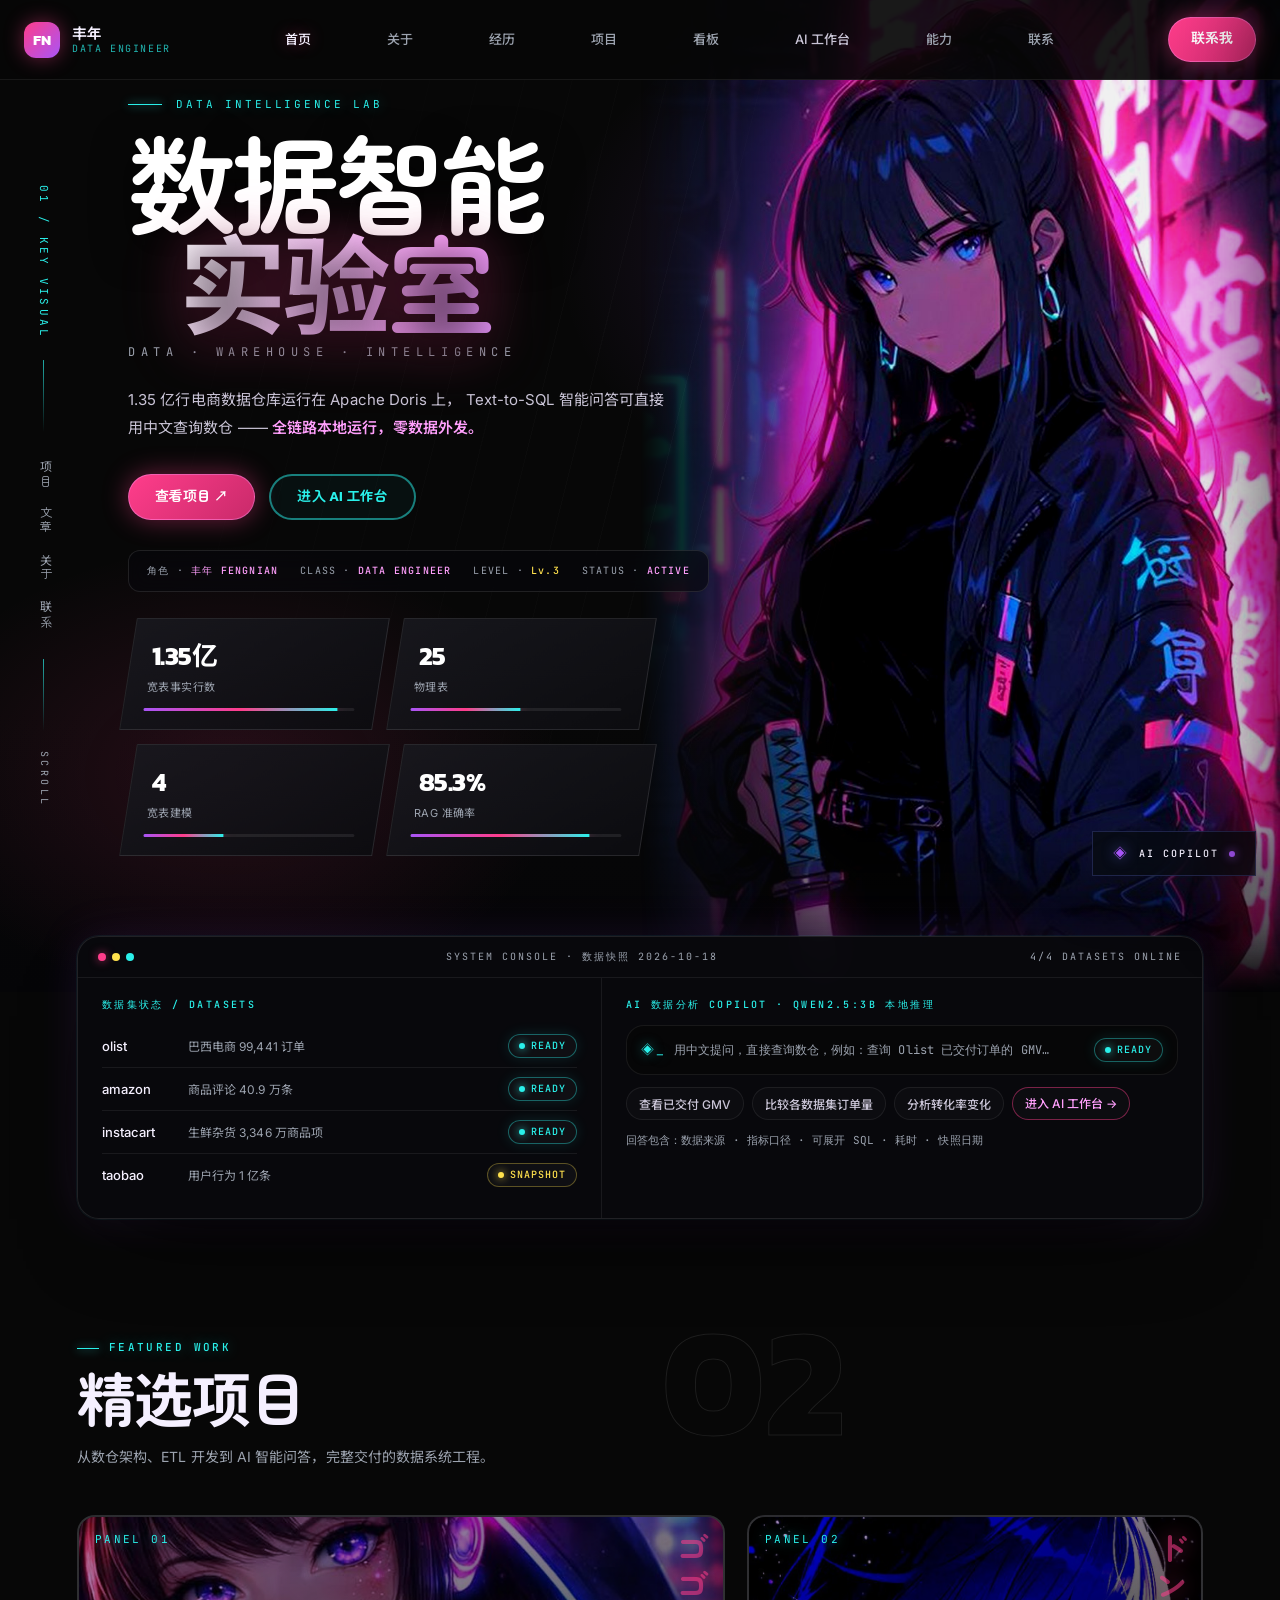
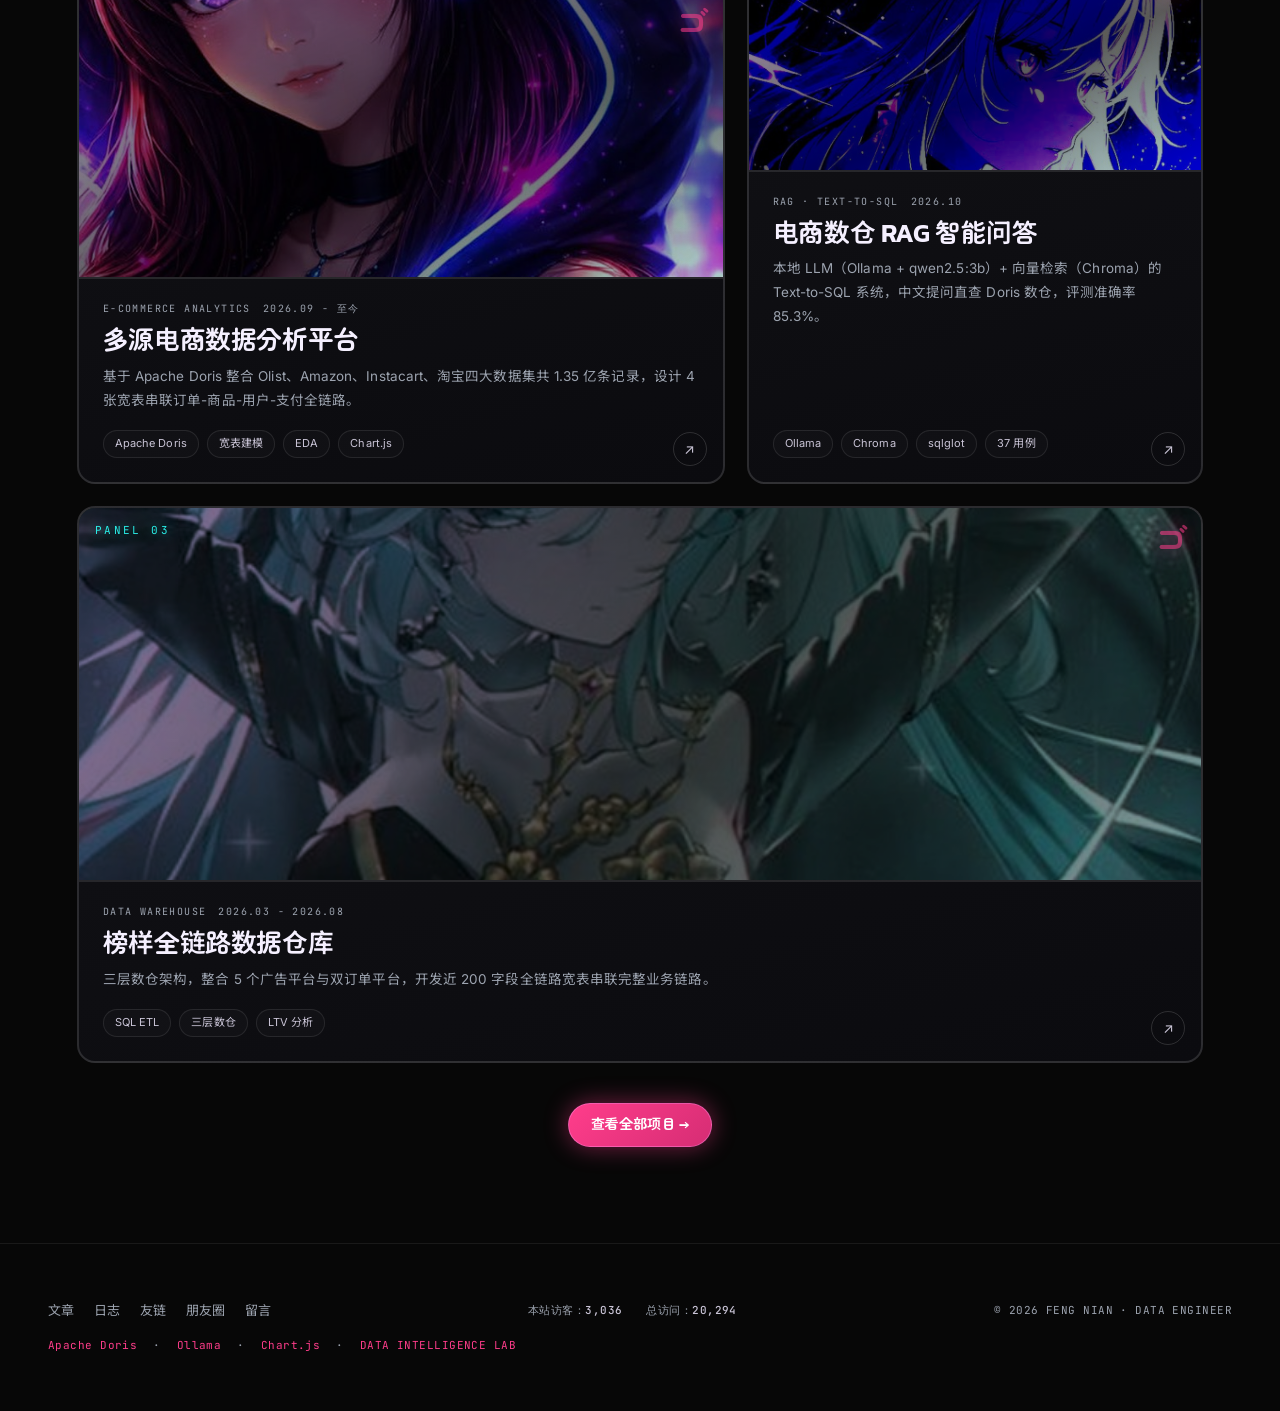
<file: index.html>
<!DOCTYPE html>
<html lang="zh-CN">
<head>
<meta charset="UTF-8">
<meta name="viewport" content="width=device-width, initial-scale=1.0">
<title>丰年 | 数据智能实验室</title>
<link rel="preconnect" href="https://fonts.googleapis.com">
<link rel="preconnect" href="https://fonts.gstatic.com" crossorigin>
<link href="https://fonts.googleapis.com/css2?family=Space+Grotesk:wght@400;500;600;700&family=Inter:wght@400;500;600&family=JetBrains+Mono:wght@400;500&family=Noto+Sans+SC:wght@400;500;700&display=swap" rel="stylesheet">
<link rel="stylesheet" href="style.css?v=20261027b">
<link rel="stylesheet" href="hero-spatial.css?v=20261027">
<link rel="stylesheet" href="spec-neon-cyber.css?v=20261027b">
<link rel="stylesheet" href="home-anime.css?v=20261027t">
<link rel="stylesheet" href="widgets.css?v=20261027k">
<script src="hero-spatial.js" defer></script>
</head>
<body class="has-hero home-anime">

<!-- ============ LOADER ============ -->
<div class="loader" id="loader">
  <div class="loader-logo">FN</div>
  <div class="loader-bar"></div>
</div>

<!-- ============ NAVBAR ============ -->
<nav class="navbar" id="navbar">
  <div class="nav-inner">
    <a href="index.html" class="nav-logo">
      <div class="nav-logo-mark">FN</div>
      <div class="nav-logo-text">
        <span class="name">丰年</span>
        <span class="role">DATA ENGINEER</span>
      </div>
    </a>
    <div class="nav-links" id="navLinks">
      <a href="index.html" class="active">首页</a>
      <a href="about.html">关于</a>
      <a href="experience.html">经历</a>
      <a href="projects.html">项目</a>
      <a href="ecommerce-dashboard.html">看板</a>
      <a href="workspace.html">AI 工作台</a>
      <a href="skills.html">能力</a>
      <a href="contact.html">联系</a>
    </div>
    <div class="nav-right">
      <button class="nav-menu-toggle" id="menuToggle" aria-label="菜单">
        <span></span><span></span><span></span>
      </button>
      <a href="contact.html" class="nav-cta">
        <span class="dot"></span>
        联系我
      </a>
    </div>
  </div>
</nav>

<!-- ============ HERO · 立绘主角式 ============ -->
<section id="hero" class="anime-hero">

  <div class="anime-hero__aura" aria-hidden="true"></div>
  <div class="anime-hero__speed" aria-hidden="true"></div>
  <div class="anime-hero__halftone" aria-hidden="true"></div>

  <!-- 左侧竖排索引 -->
  <div class="anime-rail" aria-hidden="true">
    <span class="idx">01 / KEY VISUAL</span>
    <span class="bar"></span>
    <nav class="links">
      <a href="projects.html">项目</a>
      <a href="articles.html">文章</a>
      <a href="about.html">关于</a>
      <a href="contact.html">联系</a>
    </nav>
    <span class="bar"></span>
    <span class="scroll">SCROLL</span>
  </div>

  <!-- 立绘 -->
  <div class="anime-figure" aria-hidden="true">
    <img src="images/hero-character-alt.jpg?v=20261027f" alt="">
  </div>

  <!-- 文案 -->
  <div class="anime-copy">
    <div class="anime-kicker">DATA INTELLIGENCE LAB</div>

    <h1 class="anime-title">
      <span class="row">数据智能</span>
      <span class="row row--2"><span class="neon">实验室</span></span>
      <span class="roman">DATA · WAREHOUSE · INTELLIGENCE</span>
    </h1>

    <p class="anime-lead">
      1.35 亿行电商数据仓库运行在 Apache Doris 上，
      Text-to-SQL 智能问答可直接用中文查询数仓 ——
      <b>全链路本地运行，零数据外发。</b>
    </p>

    <div class="anime-cta">
      <a href="projects.html" class="solid">查看项目 &#8599;</a>
      <a href="workspace.html" class="ghost">进入 AI 工作台</a>
    </div>

    <!-- 角色状态条 -->
    <div class="anime-hud">
      <span>角色 · <b>丰年 FENGNIAN</b></span>
      <span>CLASS · <b>DATA ENGINEER</b></span>
      <span>LEVEL · <b class="lv">Lv.3</b></span>
      <span>STATUS · <b>ACTIVE</b></span>
    </div>

    <!-- 属性卡 -->
    <div class="anime-attrs">
      <div class="attr"><b>1.35亿</b><span>宽表事实行数</span><i style="--v:92%"></i></div>
      <div class="attr"><b>25</b><span>物理表</span><i style="--v:52%"></i></div>
      <div class="attr"><b>4</b><span>宽表建模</span><i style="--v:38%"></i></div>
      <div class="attr"><b>85.3%</b><span>RAG 准确率</span><i style="--v:85%"></i></div>
    </div>
  </div>
</section>

<!-- ============ HUD 控制台 ============ -->
<div class="hud-wrap">
  <div class="hud-window">
    <div class="hud-bar">
      <span class="dots"><span></span><span></span><span></span></span>
      <span>SYSTEM CONSOLE · 数据快照 2026-10-18</span>
      <span>4/4 DATASETS ONLINE</span>
    </div>
    <div class="hud-body">
      <div class="hud-col">
        <h3>数据集状态 / DATASETS</h3>
        <div class="ds-row">
          <span class="ds-name">olist</span>
          <span class="ds-desc">巴西电商 99,441 订单</span>
          <span class="status-tag ok">READY</span>
        </div>
        <div class="ds-row">
          <span class="ds-name">amazon</span>
          <span class="ds-desc">商品评论 40.9 万条</span>
          <span class="status-tag ok">READY</span>
        </div>
        <div class="ds-row">
          <span class="ds-name">instacart</span>
          <span class="ds-desc">生鲜杂货 3,346 万商品项</span>
          <span class="status-tag ok">READY</span>
        </div>
        <div class="ds-row">
          <span class="ds-name">taobao</span>
          <span class="ds-desc">用户行为 1 亿条</span>
          <span class="status-tag warn">SNAPSHOT</span>
        </div>
      </div>
      <div class="hud-col">
        <h3>AI 数据分析 Copilot · qwen2.5:3b 本地推理</h3>
        <div class="term-box" onclick="window.AICopilot && window.AICopilot.open('查询 Olist 已交付订单的 GMV')">
          <span class="prompt">◈</span>
          <span class="placeholder">用中文提问，直接查询数仓，例如：查询 Olist 已交付订单的 GMV…</span>
          <span class="status-tag ok">READY</span>
        </div>
        <div class="ai-chips">
          <button class="ai-chip" onclick="window.AICopilot && window.AICopilot.open('查看 Olist 已交付订单的 GMV')">查看已交付 GMV</button>
          <button class="ai-chip" onclick="window.AICopilot && window.AICopilot.open('比较四个数据集的订单量')">比较各数据集订单量</button>
          <button class="ai-chip" onclick="window.AICopilot && window.AICopilot.open('分析淘宝用户行为转化率变化')">分析转化率变化</button>
          <a class="ai-chip" href="workspace.html" style="text-decoration:none;">进入 AI 工作台 →</a>
        </div>
        <p style="font-size:11px; color:var(--text-mute); font-family:var(--font-mono); margin:12px 0 0;">
          回答包含：数据来源 · 指标口径 · 可展开 SQL · 耗时 · 快照日期
        </p>
      </div>
    </div>
  </div>
</div>

<!-- ============ FEATURED PROJECTS · 漫画分格 ============ -->
<section id="featured-projects" class="manga-section">
  <div class="manga-head">
    <span class="ghost-num">02</span>
    <span class="section-tag">FEATURED WORK</span>
    <h2>精选项目</h2>
    <p>从数仓架构、ETL 开发到 AI 智能问答，完整交付的数据系统工程。</p>
  </div>

  <div class="manga-grid">
    <article class="panel">
      <a class="panel-link" href="ecommerce-dashboard.html" aria-label="多源电商数据分析平台"></a>
      <span class="panel-num">PANEL 01</span>
      <span class="panel-sfx">ゴゴゴ</span>
      <div class="panel-media">
        <img src="images/proj-ecom.jpg?v=20261027f" alt="多源电商数据分析平台" loading="lazy">
      </div>
      <div class="panel-body">
        <div class="panel-meta">
          <span>E-COMMERCE ANALYTICS</span>
          <span>2026.09 - 至今</span>
        </div>
        <h3>多源电商数据分析平台</h3>
        <p>基于 Apache Doris 整合 Olist、Amazon、Instacart、淘宝四大数据集共 1.35 亿条记录，设计 4 张宽表串联订单-商品-用户-支付全链路。</p>
        <div class="panel-tags">
          <span>Apache Doris</span><span>宽表建模</span><span>EDA</span><span>Chart.js</span>
        </div>
      </div>
      <span class="panel-arrow">&#8599;</span>
    </article>

    <article class="panel">
      <a class="panel-link" href="rag-benchmark.html" aria-label="电商数仓 RAG 智能问答"></a>
      <span class="panel-num">PANEL 02</span>
      <span class="panel-sfx">ドン</span>
      <div class="panel-media">
        <img src="images/proj-rag.jpg?v=20261027f" alt="RAG 智能问答系统" loading="lazy">
      </div>
      <div class="panel-body">
        <div class="panel-meta">
          <span>RAG · TEXT-TO-SQL</span>
          <span>2026.10</span>
        </div>
        <h3>电商数仓 RAG 智能问答</h3>
        <p>本地 LLM（Ollama + qwen2.5:3b）+ 向量检索（Chroma）的 Text-to-SQL 系统，中文提问直查 Doris 数仓，评测准确率 85.3%。</p>
        <div class="panel-tags">
          <span>Ollama</span><span>Chroma</span><span>sqlglot</span><span>37 用例</span>
        </div>
      </div>
      <span class="panel-arrow">&#8599;</span>
    </article>

    <article class="panel">
      <a class="panel-link" href="projects.html" aria-label="榜样全链路数据仓库"></a>
      <span class="panel-num">PANEL 03</span>
      <span class="panel-sfx">ゴ</span>
      <div class="panel-media">
        <img src="images/proj-warehouse.jpg?v=20261027f" alt="榜样全链路数据仓库" loading="lazy">
      </div>
      <div class="panel-body">
        <div class="panel-meta">
          <span>DATA WAREHOUSE</span>
          <span>2026.03 - 2026.08</span>
        </div>
        <h3>榜样全链路数据仓库</h3>
        <p>三层数仓架构，整合 5 个广告平台与双订单平台，开发近 200 字段全链路宽表串联完整业务链路。</p>
        <div class="panel-tags">
          <span>SQL ETL</span><span>三层数仓</span><span>LTV 分析</span>
        </div>
      </div>
      <span class="panel-arrow">&#8599;</span>
    </article>
  </div>

  <div class="manga-more">
    <a href="projects.html" class="nav-cta" style="display:inline-flex; align-items:center; gap:8px;">
      查看全部项目 &#8594;
    </a>
  </div>
</section>

<!-- ============ FOOTER ============ -->
<div class="footer">
  <div class="footer-inner">
    <div class="footer-nav">
      <a href="articles.html">文章</a>
      <a href="changelog.html">日志</a>
      <a href="friends.html">友链</a>
      <a href="moments.html">朋友圈</a>
      <a href="guestbook.html">留言</a>
    </div>
    <div class="footer-stats">
      <span>本站访客：<b>3,036</b></span>
      <span>总访问：<b>20,294</b></span>
    </div>
    <div class="footer-copy">&copy; 2026 FENG NIAN · DATA ENGINEER</div>
    <div class="footer-tech">
      <span>Apache Doris</span> · <span>Ollama</span> · <span>Chart.js</span> · <span style="color: var(--accent);">DATA INTELLIGENCE LAB</span>
    </div>
  </div>
</div>

<script>
// ============ MOBILE MENU ============
const menuToggle = document.getElementById('menuToggle');
const navLinksEl = document.getElementById('navLinks');
if (menuToggle && navLinksEl) {
  menuToggle.setAttribute('aria-expanded', 'false');
  menuToggle.addEventListener('click', function() {
    var isOpen = menuToggle.classList.toggle('open');
    navLinksEl.classList.toggle('open');
    menuToggle.setAttribute('aria-expanded', isOpen ? 'true' : 'false');
  });
  navLinksEl.querySelectorAll('a').forEach(function(link) {
    link.addEventListener('click', function() {
      menuToggle.classList.remove('open');
      navLinksEl.classList.remove('open');
      menuToggle.setAttribute('aria-expanded', 'false');
    });
  });
  document.addEventListener('click', function(e) {
    if (!navLinksEl.classList.contains('open')) return;
    if (!e.target.closest('.navbar')) {
      menuToggle.classList.remove('open');
      navLinksEl.classList.remove('open');
      menuToggle.setAttribute('aria-expanded', 'false');
    }
  });
}

// ============ LOADER ============
window.addEventListener('load', function() {
  setTimeout(function() {
    document.getElementById('loader').classList.add('hidden');
    document.body.classList.add('loaded');
  }, 500);
});

// ============ SCROLL FADE-UP ============
const observer = new IntersectionObserver(function(entries) {
  entries.forEach(function(entry) {
    if (entry.isIntersecting) entry.target.classList.add('visible');
  });
}, { threshold: 0.1, rootMargin: '0px 0px -50px 0px' });

document.querySelectorAll('.fade-up').forEach(function(el) {
  observer.observe(el);
});

// ============ NAVBAR SCROLL (throttled) ============
const navbar = document.getElementById('navbar');
const heroEl = document.getElementById('hero');
var triggerY = heroEl ? heroEl.offsetHeight - 120 : 60;
var scrollTicking = false;

window.addEventListener('resize', function() {
  triggerY = heroEl ? heroEl.offsetHeight - 120 : 60;
});

window.addEventListener('scroll', function() {
  if (scrollTicking) return;
  scrollTicking = true;
  requestAnimationFrame(function() {
    var sy = window.scrollY;
    if (sy > triggerY) navbar.classList.add('scrolled');
    else navbar.classList.remove('scrolled');
    scrollTicking = false;
  });
});
</script>

<script src="ai-copilot.js?v=20261024b"></script>
<script src="widgets.js?v=20261027k"></script>
</body>
</html>
</file>
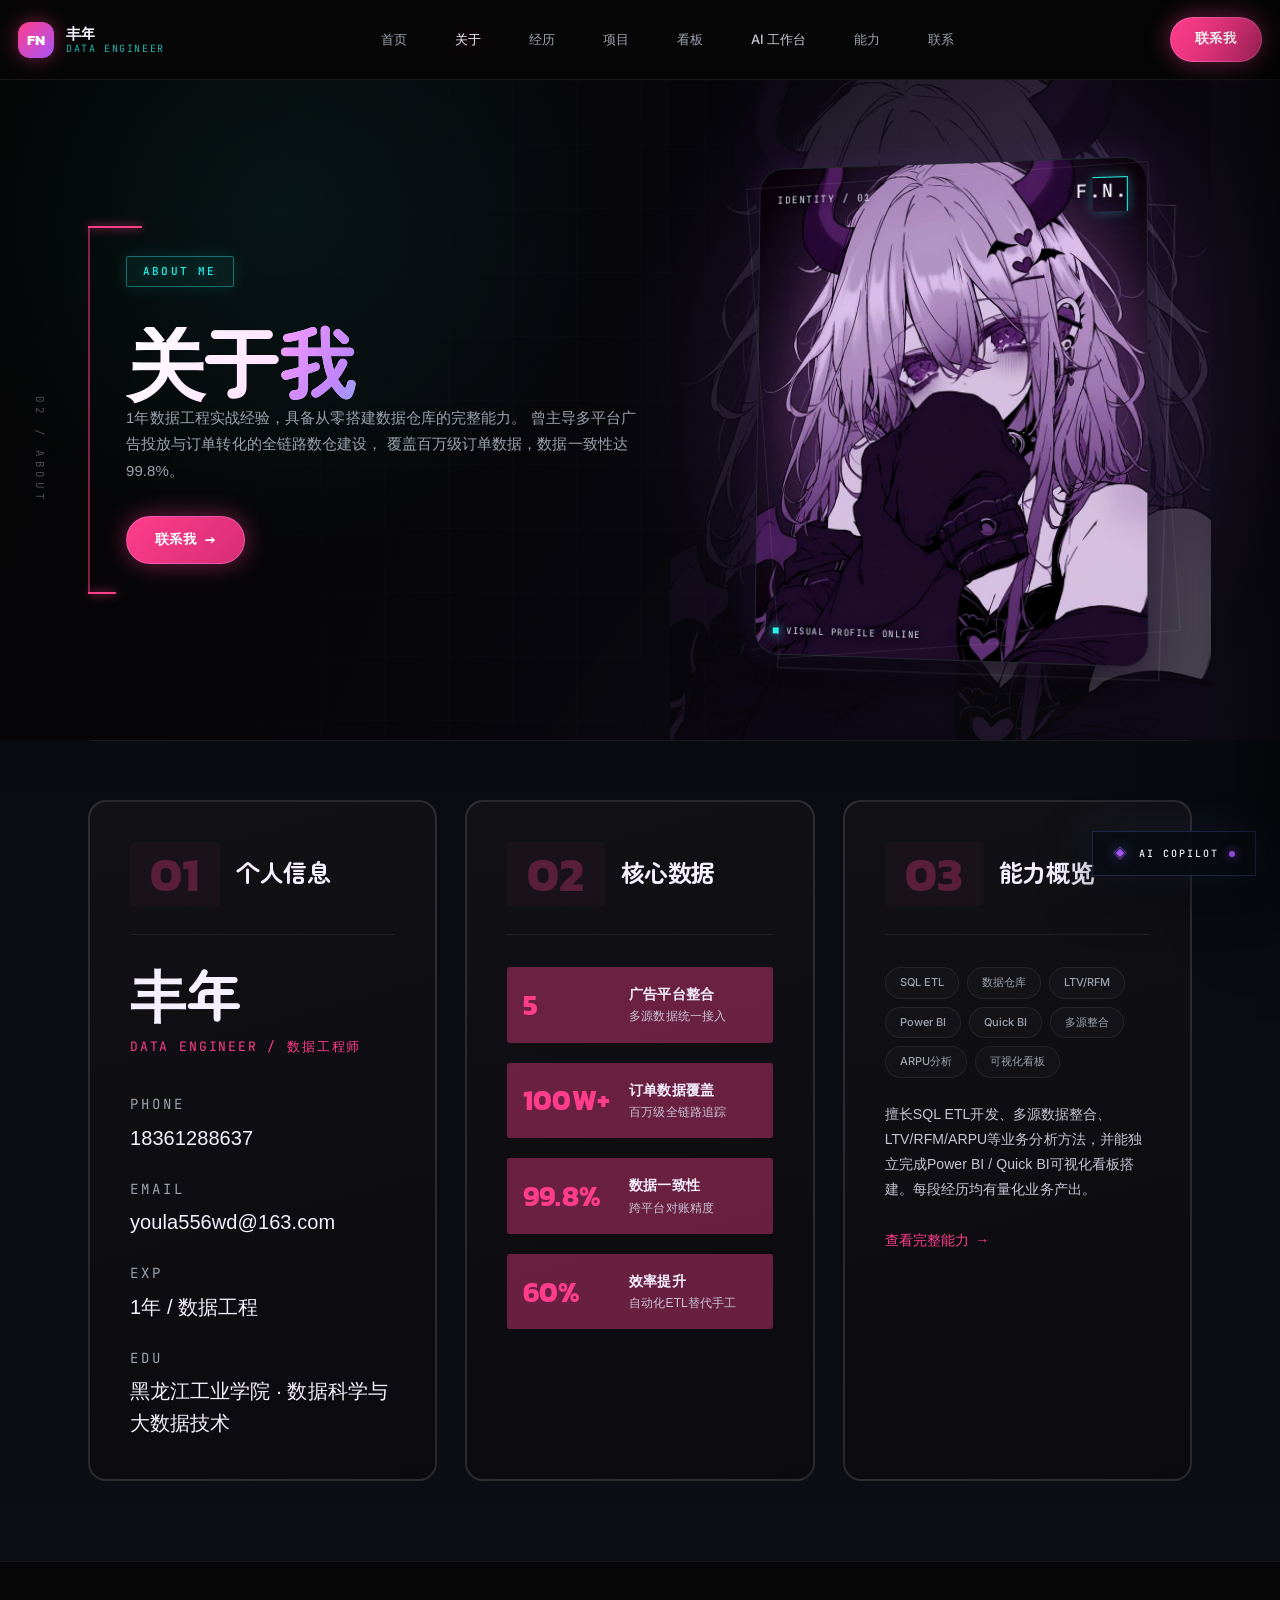
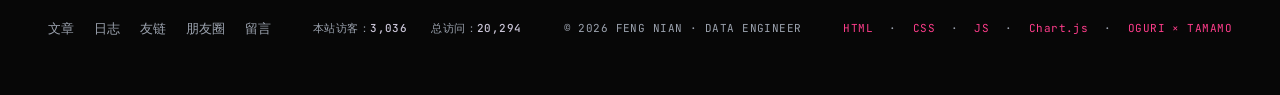
<file: about.html>
<!DOCTYPE html>
<html lang="zh-CN">
<head>
<meta charset="UTF-8">
<meta name="viewport" content="width=device-width, initial-scale=1.0">
<title>关于我 | 丰年</title>
<link href="https://fonts.googleapis.com/css2?family=Space+Grotesk:wght@400;500;600;700&family=Inter:wght@400;500;600&family=JetBrains+Mono:wght@400;500&display=swap" rel="stylesheet">
<link rel="stylesheet" href="style.css?v=20261027b">
<link rel="stylesheet" href="spec-neon-cyber.css?v=20261027b">
    <link rel="stylesheet" href="pages-anime.css?v=20261027e">
<link rel="stylesheet" href="widgets.css?v=20261027k">
</head>
<body class="about-page page-anime" data-ch="02" data-en="ABOUT">

<div class="loader" id="loader">
  <div class="loader-logo">FN</div>
  <div class="loader-bar"></div>
</div>

<nav class="navbar scrolled" id="navbar">
  <div class="nav-inner">
    <a href="index.html" class="nav-logo">
      <div class="nav-logo-mark">FN</div>
      <div class="nav-logo-text">
        <span class="name">丰年</span>
        <span class="role">DATA ENGINEER</span>
      </div>
    </a>
    <div class="nav-links" id="navLinks">
      <a href="index.html">首页</a>
      <a href="about.html" class="active">关于</a>
      <a href="experience.html">经历</a>
      <a href="projects.html">项目</a>
      <a href="ecommerce-dashboard.html">看板</a><a href="workspace.html">AI 工作台</a>
      <a href="skills.html">能力</a>
      <a href="contact.html">联系</a>
    </div>
    <div class="nav-right">
      <button class="nav-menu-toggle" id="menuToggle" aria-label="菜单">
        <span></span><span></span><span></span>
      </button>
      <a href="contact.html" class="nav-cta">
        <span class="dot"></span>
        联系我
      </a>
    </div>
  </div>
</nav>

<!-- ============ ABOUT HERO BANNER ============ -->
<section class="about-hero">
  <div class="about-hero-bg"></div>
  <div class="about-hero-content">
    <div class="about-hero-left fade-up">
      <span class="about-hero-tag">ABOUT ME</span>
      <h1 class="about-hero-title">关于<span class="accent">我</span></h1>
      <p class="about-hero-desc">
        1年数据工程实战经验，具备从零搭建数据仓库的完整能力。
        曾主导多平台广告投放与订单转化的全链路数仓建设，
        覆盖百万级订单数据，数据一致性达99.8%。
      </p>
      <a href="contact.html" class="about-hero-cta">
        联系我
        <span>&rarr;</span>
      </a>
    </div>
    <div class="about-hero-right fade-up">
      <span class="about-hero-frame about-hero-frame-back" aria-hidden="true"></span>
      <span class="about-hero-frame about-hero-frame-front" aria-hidden="true"></span>
      <div class="about-hero-image">
        <img src="images/about-portrait.jpeg?v=20261027f" alt="丰年的形象视觉" loading="eager">
        <span class="about-portrait-scan" aria-hidden="true"></span>
        <span class="about-portrait-corner" aria-hidden="true"></span>
        <div class="about-portrait-meta">
          <span>IDENTITY / 01</span>
          <strong>F.N.</strong>
        </div>
        <div class="about-portrait-status"><i></i> VISUAL PROFILE ONLINE</div>
      </div>
    </div>
  </div>
</section>

<!-- ============ ABOUT CONTENT GRID ============ -->
<section class="about-content">
  <div class="container">
    <div class="about-cards-grid">

      <!-- Left: Personal Info Card -->
      <div class="about-card about-card-info fade-up">
        <div class="about-card-header">
          <span class="about-card-num">01</span>
          <h3 class="about-card-title">个人信息</h3>
        </div>
        <div class="about-card-body">
          <div class="about-info-name">丰年</div>
          <div class="about-info-role">DATA ENGINEER / 数据工程师</div>
          <div class="about-contact-list">
            <div class="about-contact-item">
              <span class="label">PHONE</span>
              <span class="value">18361288637</span>
            </div>
            <div class="about-contact-item">
              <span class="label">EMAIL</span>
              <span class="value">youla556wd@163.com</span>
            </div>
            <div class="about-contact-item">
              <span class="label">EXP</span>
              <span class="value">1年 / 数据工程</span>
            </div>
            <div class="about-contact-item">
              <span class="label">EDU</span>
              <span class="value">黑龙江工业学院 · 数据科学与大数据技术</span>
            </div>
          </div>
        </div>
      </div>

      <!-- Center: Stats Card -->
      <div class="about-card about-card-stats fade-up">
        <div class="about-card-header">
          <span class="about-card-num">02</span>
          <h3 class="about-card-title">核心数据</h3>
        </div>
        <div class="about-card-body">
          <div class="about-stats-list">
            <div class="about-stat-row">
              <div class="about-stat-num">5</div>
              <div class="about-stat-info">
                <div class="about-stat-label">广告平台整合</div>
                <div class="about-stat-desc">多源数据统一接入</div>
              </div>
            </div>
            <div class="about-stat-row">
              <div class="about-stat-num">100W+</div>
              <div class="about-stat-info">
                <div class="about-stat-label">订单数据覆盖</div>
                <div class="about-stat-desc">百万级全链路追踪</div>
              </div>
            </div>
            <div class="about-stat-row">
              <div class="about-stat-num">99.8%</div>
              <div class="about-stat-info">
                <div class="about-stat-label">数据一致性</div>
                <div class="about-stat-desc">跨平台对账精度</div>
              </div>
            </div>
            <div class="about-stat-row">
              <div class="about-stat-num">60%</div>
              <div class="about-stat-info">
                <div class="about-stat-label">效率提升</div>
                <div class="about-stat-desc">自动化ETL替代手工</div>
              </div>
            </div>
          </div>
        </div>
      </div>

      <!-- Right: Skills Summary Card -->
      <div class="about-card about-card-skills fade-up">
        <div class="about-card-header">
          <span class="about-card-num">03</span>
          <h3 class="about-card-title">能力概览</h3>
        </div>
        <div class="about-card-body">
          <div class="about-skill-tags">
            <span class="about-skill-tag">SQL ETL</span>
            <span class="about-skill-tag">数据仓库</span>
            <span class="about-skill-tag">LTV/RFM</span>
            <span class="about-skill-tag">Power BI</span>
            <span class="about-skill-tag">Quick BI</span>
            <span class="about-skill-tag">多源整合</span>
            <span class="about-skill-tag">ARPU分析</span>
            <span class="about-skill-tag">可视化看板</span>
          </div>
          <div class="about-bio-full">
            <p>擅长SQL ETL开发、多源数据整合、LTV/RFM/ARPU等业务分析方法，并能独立完成Power BI / Quick BI可视化看板搭建。每段经历均有量化业务产出。</p>
          </div>
          <a href="skills.html" class="about-card-link">
            查看完整能力
            <span>&rarr;</span>
          </a>
        </div>
      </div>

    </div>
  </div>
</section>

<div class="footer">
  <div class="footer-inner">
    <div class="footer-nav">
      <a href="articles.html">文章</a>
      <a href="changelog.html">日志</a>
      <a href="friends.html">友链</a>
      <a href="moments.html">朋友圈</a>
      <a href="guestbook.html">留言</a>
    </div>
    <div class="footer-stats">
      <span>本站访客：<b>3,036</b></span>
      <span>总访问：<b>20,294</b></span>
    </div>
    <div class="footer-copy">&copy; 2026 FENG NIAN · DATA ENGINEER</div>
    <div class="footer-tech">
      <span>HTML</span> · <span>CSS</span> · <span>JS</span> · <span>Chart.js</span> · <span style="color: var(--accent);">OGURI × TAMAMO</span>
    </div>
  </div>
</div>

<script src="common.js"></script>
<script src="widgets.js?v=20261027k"></script>
</body>
</html>
</file>
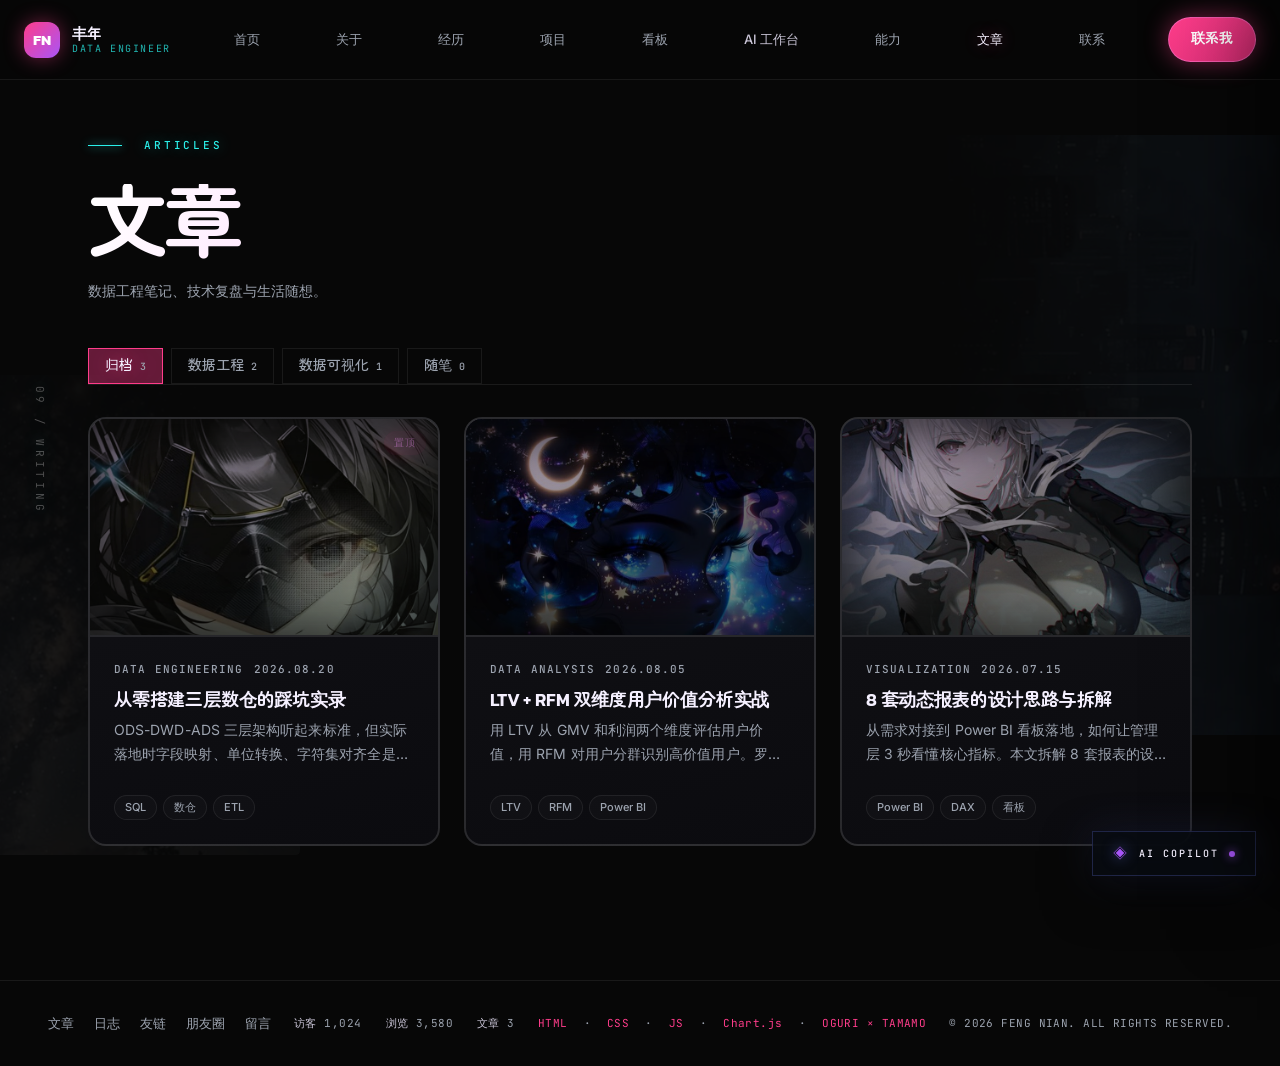
<file: articles.html>
<!DOCTYPE html>
<html lang="zh-CN">
<head>
<meta charset="UTF-8">
<meta name="viewport" content="width=device-width, initial-scale=1.0">
<title>文章 | 丰年 - 数据工程师</title>
<link rel="preconnect" href="https://fonts.googleapis.com">
<link rel="preconnect" href="https://fonts.gstatic.com" crossorigin>
<link href="https://fonts.googleapis.com/css2?family=Space+Grotesk:wght@400;500;600;700&family=Inter:wght@400;500;600&family=JetBrains+Mono:wght@400;500&display=swap" rel="stylesheet">
<link rel="stylesheet" href="style.css?v=20261027b">
<link rel="stylesheet" href="spec-neon-cyber.css?v=20261027b">
    <link rel="stylesheet" href="pages-anime.css?v=20261027e">
<link rel="stylesheet" href="widgets.css?v=20261027k">
</head>
<body class="page-anime" data-ch="09" data-en="WRITING">

<div class="loader">
  <div class="loader-logo">FN</div>
  <div class="loader-bar"></div>
</div>

<nav class="navbar" id="navbar">
  <div class="nav-inner">
    <a href="index.html" class="nav-logo">
      <div class="nav-logo-mark">FN</div>
      <div class="nav-logo-text"><span class="name">丰年</span><span class="role">DATA ENGINEER</span></div>
    </a>
    <div class="nav-links" id="navLinks">
      <a href="index.html">首页</a>
      <a href="about.html">关于</a>
      <a href="experience.html">经历</a>
      <a href="projects.html">项目</a>
      <a href="ecommerce-dashboard.html">看板</a><a href="workspace.html">AI 工作台</a>
      <a href="skills.html">能力</a>
      <a href="articles.html" class="active">文章</a>
      <a href="contact.html">联系</a>
    </div>
    <div class="nav-right">
      <button class="nav-menu-toggle" id="menuToggle" aria-label="菜单"><span></span><span></span><span></span></button>
      <a href="contact.html" class="nav-cta"><span class="dot"></span> 联系我</a>
    </div>
  </div>
</nav>

<div class="page-wrap">
  <div class="page-bg-right" style="background-image: url('images/anime-astronaut.jpg?v=20261027f');"></div>
  <div class="page-bg-bottom-left" style="background-image: url('images/anime-space.jpg?v=20261027f');"></div>
  <div class="container">
    <div class="section-header fade-up">
      <span class="section-tag">ARTICLES</span>
      <h1 class="section-title">文章</h1>
      <p class="section-desc">数据工程笔记、技术复盘与生活随想。</p>
    </div>

    <div class="cat-tabs fade-up">
      <span class="cat-tab active">归档 <span class="count">3</span></span>
      <span class="cat-tab">数据工程 <span class="count">2</span></span>
      <span class="cat-tab">数据可视化 <span class="count">1</span></span>
      <span class="cat-tab">随笔 <span class="count">0</span></span>
    </div>

    <div class="articles-grid">
      <div class="article-card fade-up">
        <span class="article-pinned">置顶</span>
        <div class="article-cover">
          <img src="images/art-warehouse.jpg?v=20261027f" alt="文章封面" loading="lazy">
        </div>
        <div class="article-body">
          <div class="article-meta">
            <span class="article-cat">DATA ENGINEERING</span>
            <span class="article-date">2026.08.20</span>
          </div>
          <h3 class="article-title">从零搭建三层数仓的踩坑实录</h3>
          <p class="article-excerpt">ODS-DWD-ADS 三层架构听起来标准，但实际落地时字段映射、单位转换、字符集对齐全是坑。本文复盘榜样数仓建设的完整过程。</p>
          <div class="article-tags"><span>SQL</span><span>数仓</span><span>ETL</span></div>
        </div>
      </div>
      <div class="article-card fade-up">
        <div class="article-cover">
          <img src="images/art-rfm.jpg?v=20261027f" alt="文章封面" loading="lazy">
        </div>
        <div class="article-body">
          <div class="article-meta">
            <span class="article-cat">DATA ANALYSIS</span>
            <span class="article-date">2026.08.05</span>
          </div>
          <h3 class="article-title">LTV + RFM 双维度用户价值分析实战</h3>
          <p class="article-excerpt">用 LTV 从 GMV 和利润两个维度评估用户价值，用 RFM 对用户分群识别高价值用户。罗森项目复盘，库存周转提升 22%。</p>
          <div class="article-tags"><span>LTV</span><span>RFM</span><span>Power BI</span></div>
        </div>
      </div>
      <div class="article-card fade-up">
        <div class="article-cover">
          <img src="images/art-bi.jpg?v=20261027f" alt="文章封面" loading="lazy">
        </div>
        <div class="article-body">
          <div class="article-meta">
            <span class="article-cat">VISUALIZATION</span>
            <span class="article-date">2026.07.15</span>
          </div>
          <h3 class="article-title">8 套动态报表的设计思路与拆解</h3>
          <p class="article-excerpt">从需求对接到 Power BI 看板落地，如何让管理层 3 秒看懂核心指标。本文拆解 8 套报表的设计逻辑和 DAX 计算。</p>
          <div class="article-tags"><span>Power BI</span><span>DAX</span><span>看板</span></div>
        </div>
      </div>
    </div>
  </div>
</div>

<footer class="footer-static">
  <div class="footer-inner">
    <div class="footer-nav">
      <a href="articles.html">文章</a>
      <a href="changelog.html">日志</a>
      <a href="friends.html">友链</a>
      <a href="moments.html">朋友圈</a>
      <a href="guestbook.html">留言</a>
    </div>
    <div class="footer-stats"><span><b>访客</b> 1,024</span><span><b>浏览</b> 3,580</span><span><b>文章</b> 3</span></div>
    <div class="footer-tech"><span>HTML</span> · <span>CSS</span> · <span>JS</span> · <span>Chart.js</span> · <span>OGURI × TAMAMO</span></div>
    <div class="footer-copy">© 2026 FENG NIAN. ALL RIGHTS RESERVED.</div>
  </div>
</footer>

<script src="common.js"></script>
<script src="widgets.js?v=20261027k"></script>
</body>
</html>
</file>
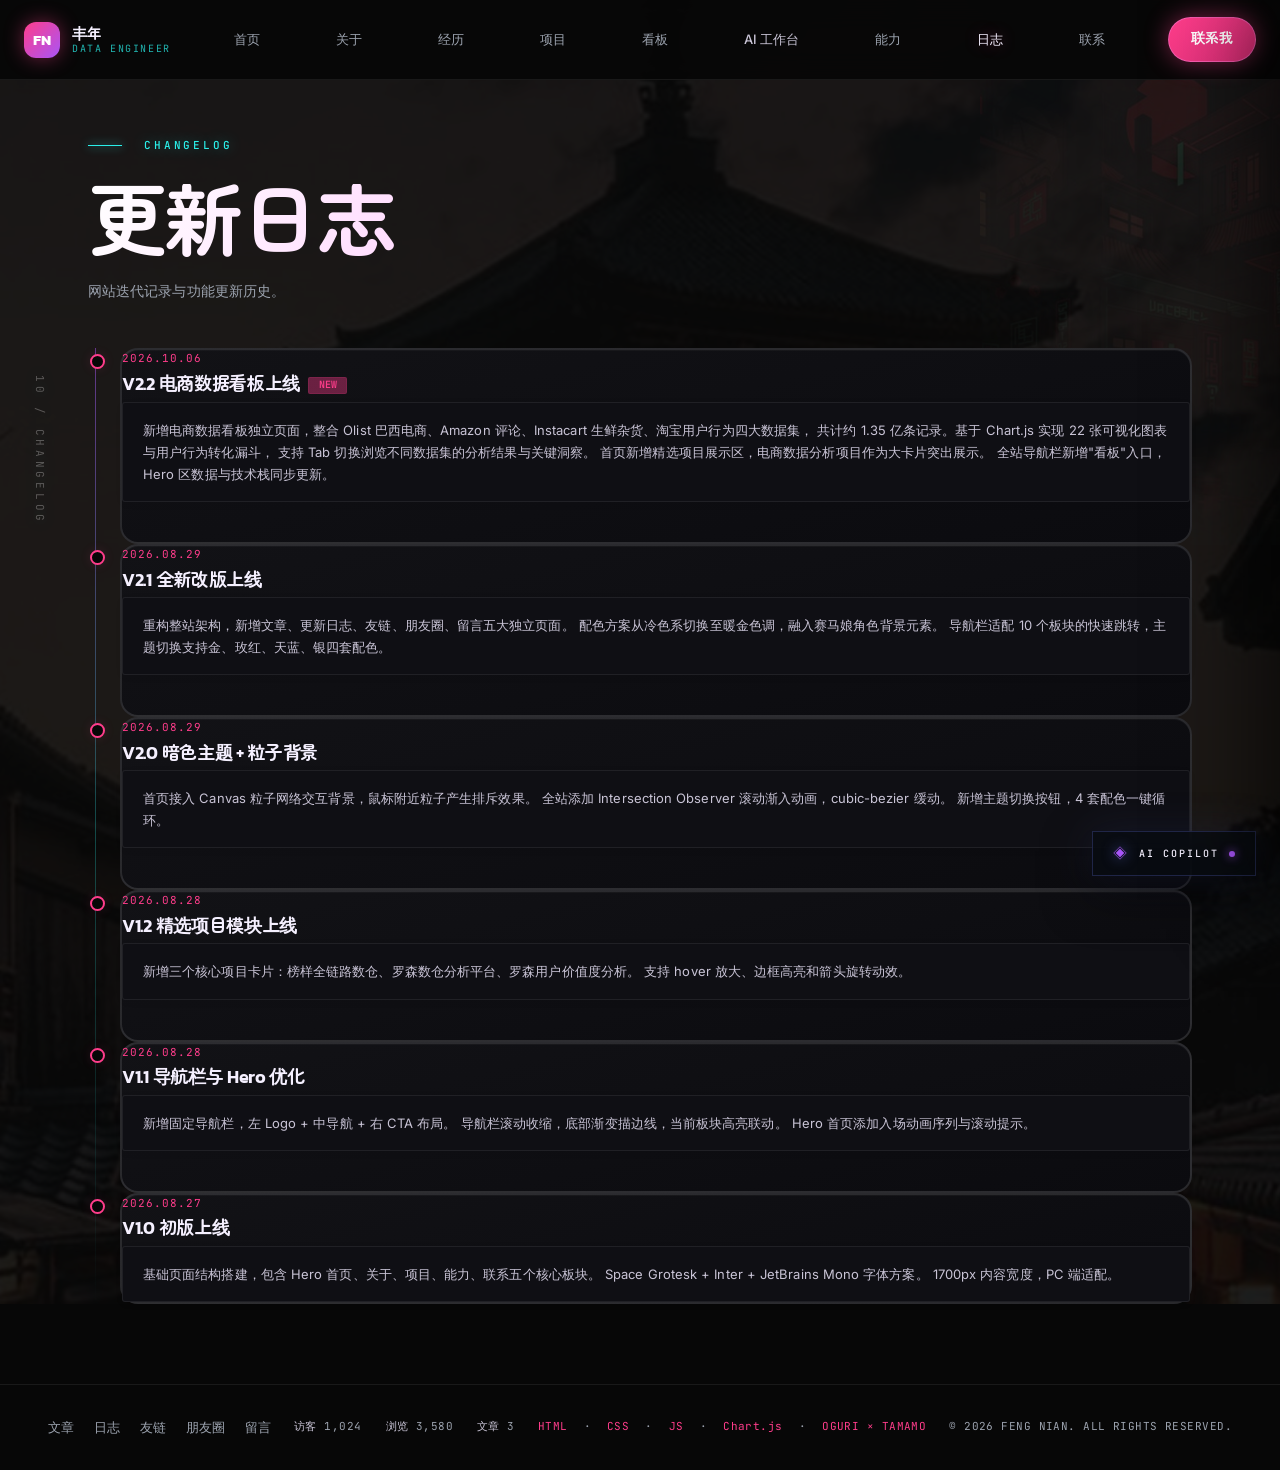
<file: changelog.html>
<!DOCTYPE html>
<html lang="zh-CN">
<head>
<meta charset="UTF-8">
<meta name="viewport" content="width=device-width, initial-scale=1.0">
<title>更新日志 | 丰年 - 数据工程师</title>
<link rel="preconnect" href="https://fonts.googleapis.com">
<link rel="preconnect" href="https://fonts.gstatic.com" crossorigin>
<link href="https://fonts.googleapis.com/css2?family=Space+Grotesk:wght@400;500;600;700&family=Inter:wght@400;500;600&family=JetBrains+Mono:wght@400;500&display=swap" rel="stylesheet">
<link rel="stylesheet" href="style.css?v=20261027b">
<link rel="stylesheet" href="spec-neon-cyber.css?v=20261027b">
    <link rel="stylesheet" href="pages-anime.css?v=20261027e">
<link rel="stylesheet" href="widgets.css?v=20261027k">
</head>
<body class="page-anime" data-ch="10" data-en="CHANGELOG">

<div class="loader">
  <div class="loader-logo">FN</div>
  <div class="loader-bar"></div>
</div>

<nav class="navbar" id="navbar">
  <div class="nav-inner">
    <a href="index.html" class="nav-logo">
      <div class="nav-logo-mark">FN</div>
      <div class="nav-logo-text"><span class="name">丰年</span><span class="role">DATA ENGINEER</span></div>
    </a>
    <div class="nav-links" id="navLinks">
      <a href="index.html">首页</a>
      <a href="about.html">关于</a>
      <a href="experience.html">经历</a>
      <a href="projects.html">项目</a>
      <a href="ecommerce-dashboard.html">看板</a><a href="workspace.html">AI 工作台</a>
      <a href="skills.html">能力</a>
      <a href="changelog.html" class="active">日志</a>
      <a href="contact.html">联系</a>
    </div>
    <div class="nav-right">
      <button class="nav-menu-toggle" id="menuToggle" aria-label="菜单"><span></span><span></span><span></span></button>
      <a href="contact.html" class="nav-cta"><span class="dot"></span> 联系我</a>
    </div>
  </div>
</nav>

<div class="page-wrap">
  <div class="page-bg-full" style="background-image: url('images/anime-camera.jpg?v=20261027f');"></div>
  <div class="page-bg-top-right" style="background-image: url('images/anime-sinon.jpg?v=20261027f');"></div>
  <div class="container">
    <div class="section-header fade-up">
      <span class="section-tag">CHANGELOG</span>
      <h1 class="section-title">更新日志</h1>
      <p class="section-desc">网站迭代记录与功能更新历史。</p>
    </div>

    <div class="timeline fade-up">
      <div class="log-item">
        <div class="log-dot"></div>
        <div class="log-date">2026.10.06</div>
        <h3 class="log-title">V2.2 电商数据看板上线<span class="log-badge">NEW</span></h3>
        <div class="log-desc">
          新增电商数据看板独立页面，整合 Olist 巴西电商、Amazon 评论、Instacart 生鲜杂货、淘宝用户行为四大数据集，
          共计约 1.35 亿条记录。基于 Chart.js 实现 22 张可视化图表与用户行为转化漏斗，
          支持 Tab 切换浏览不同数据集的分析结果与关键洞察。
          首页新增精选项目展示区，电商数据分析项目作为大卡片突出展示。
          全站导航栏新增"看板"入口，Hero 区数据与技术栈同步更新。
        </div>
      </div>
      <div class="log-item">
        <div class="log-dot"></div>
        <div class="log-date">2026.08.29</div>
        <h3 class="log-title">V2.1 全新改版上线</h3>
        <div class="log-desc">
          重构整站架构，新增文章、更新日志、友链、朋友圈、留言五大独立页面。
          配色方案从冷色系切换至暖金色调，融入赛马娘角色背景元素。
          导航栏适配 10 个板块的快速跳转，主题切换支持金、玫红、天蓝、银四套配色。
        </div>
      </div>
      <div class="log-item">
        <div class="log-dot"></div>
        <div class="log-date">2026.08.29</div>
        <h3 class="log-title">V2.0 暗色主题 + 粒子背景</h3>
        <div class="log-desc">
          首页接入 Canvas 粒子网络交互背景，鼠标附近粒子产生排斥效果。
          全站添加 Intersection Observer 滚动渐入动画，cubic-bezier 缓动。
          新增主题切换按钮，4 套配色一键循环。
        </div>
      </div>
      <div class="log-item">
        <div class="log-dot"></div>
        <div class="log-date">2026.08.28</div>
        <h3 class="log-title">V1.2 精选项目模块上线</h3>
        <div class="log-desc">
          新增三个核心项目卡片：榜样全链路数仓、罗森数仓分析平台、罗森用户价值度分析。
          支持 hover 放大、边框高亮和箭头旋转动效。
        </div>
      </div>
      <div class="log-item">
        <div class="log-dot"></div>
        <div class="log-date">2026.08.28</div>
        <h3 class="log-title">V1.1 导航栏与 Hero 优化</h3>
        <div class="log-desc">
          新增固定导航栏，左 Logo + 中导航 + 右 CTA 布局。
          导航栏滚动收缩，底部渐变描边线，当前板块高亮联动。
          Hero 首页添加入场动画序列与滚动提示。
        </div>
      </div>
      <div class="log-item">
        <div class="log-dot"></div>
        <div class="log-date">2026.08.27</div>
        <h3 class="log-title">V1.0 初版上线</h3>
        <div class="log-desc">
          基础页面结构搭建，包含 Hero 首页、关于、项目、能力、联系五个核心板块。
          Space Grotesk + Inter + JetBrains Mono 字体方案。
          1700px 内容宽度，PC 端适配。
        </div>
      </div>
    </div>
  </div>
</div>

<footer class="footer-static">
  <div class="footer-inner">
    <div class="footer-nav">
      <a href="articles.html">文章</a>
      <a href="changelog.html">日志</a>
      <a href="friends.html">友链</a>
      <a href="moments.html">朋友圈</a>
      <a href="guestbook.html">留言</a>
    </div>
    <div class="footer-stats"><span><b>访客</b> 1,024</span><span><b>浏览</b> 3,580</span><span><b>文章</b> 3</span></div>
    <div class="footer-tech"><span>HTML</span> · <span>CSS</span> · <span>JS</span> · <span>Chart.js</span> · <span>OGURI × TAMAMO</span></div>
    <div class="footer-copy">© 2026 FENG NIAN. ALL RIGHTS RESERVED.</div>
  </div>
</footer>

<script src="common.js"></script>
<script src="widgets.js?v=20261027k"></script>
</body>
</html>
</file>
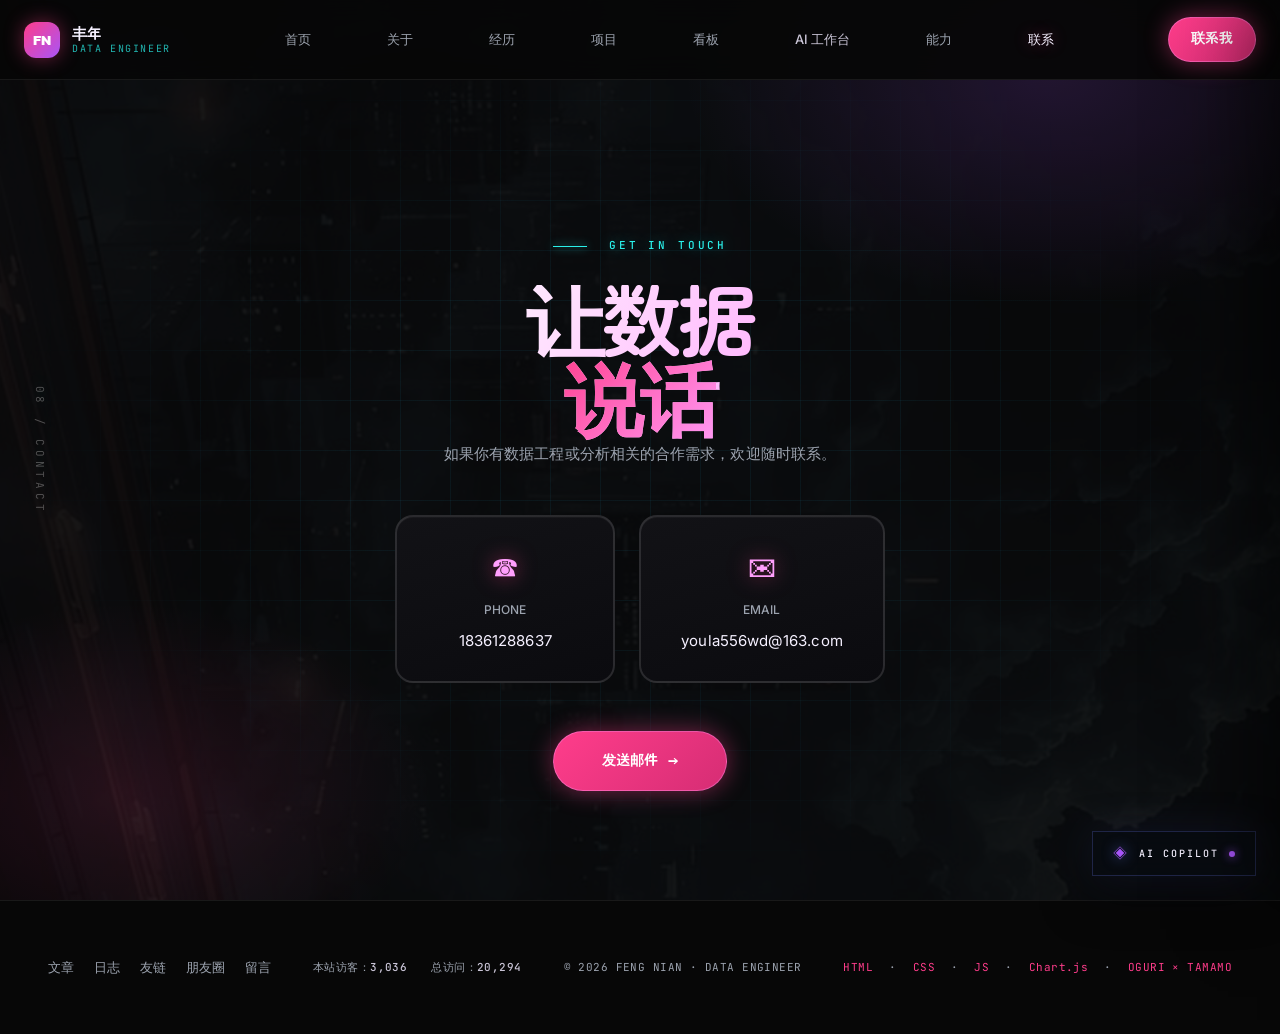
<file: contact.html>
<!DOCTYPE html>
<html lang="zh-CN">
<head>
<meta charset="UTF-8">
<meta name="viewport" content="width=device-width, initial-scale=1.0">
<title>联系 | 丰年</title>
<link href="https://fonts.googleapis.com/css2?family=Space+Grotesk:wght@400;500;600;700&family=Inter:wght@400;500;600&family=JetBrains+Mono:wght@400;500&display=swap" rel="stylesheet">
<link rel="stylesheet" href="style.css?v=20261027b">
<link rel="stylesheet" href="spec-neon-cyber.css?v=20261027b">
    <link rel="stylesheet" href="pages-anime.css?v=20261027e">
<link rel="stylesheet" href="widgets.css?v=20261027k">
</head>
<body class="page-anime" data-ch="08" data-en="CONTACT">

<div class="loader" id="loader">
  <div class="loader-logo">FN</div>
  <div class="loader-bar"></div>
</div>

<nav class="navbar scrolled" id="navbar">
  <div class="nav-inner">
    <a href="index.html" class="nav-logo">
      <div class="nav-logo-mark">FN</div>
      <div class="nav-logo-text">
        <span class="name">丰年</span>
        <span class="role">DATA ENGINEER</span>
      </div>
    </a>
    <div class="nav-links" id="navLinks">
      <a href="index.html">首页</a>
      <a href="about.html">关于</a>
      <a href="experience.html">经历</a>
      <a href="projects.html">项目</a>
      <a href="ecommerce-dashboard.html">看板</a><a href="workspace.html">AI 工作台</a>
      <a href="skills.html">能力</a>
      <a href="contact.html" class="active">联系</a>
    </div>
    <div class="nav-right">
      <button class="nav-menu-toggle" id="menuToggle" aria-label="菜单">
        <span></span><span></span><span></span>
      </button>
      <a href="contact.html" class="nav-cta">
        <span class="dot"></span>
        联系我
      </a>
    </div>
  </div>
</nav>

<section id="contact" class="contact" style="padding-top: 120px; min-height: 100vh;">
  <div class="contact-bg-img"></div>
  <div class="contact-bg"></div>
  <div class="contact-content">
    <span class="section-tag fade-up">GET IN TOUCH</span>
    <h1 class="contact-title fade-up">
      让数据<br>
      <span class="accent">说话</span>
    </h1>
    <p class="contact-desc fade-up">
      如果你有数据工程或分析相关的合作需求，欢迎随时联系。
    </p>
    <div class="contact-methods fade-up">
      <div class="contact-method">
        <div class="icon">&#9742;</div>
        <div class="label">PHONE</div>
        <div class="value">18361288637</div>
      </div>
      <div class="contact-method">
        <div class="icon">&#9993;</div>
        <div class="label">EMAIL</div>
        <div class="value">youla556wd@163.com</div>
      </div>
    </div>
    <a href="mailto:youla556wd@163.com" class="contact-cta fade-up">
      发送邮件
      <span>&rarr;</span>
    </a>
  </div>
</section>

<div class="footer">
    <div class="footer-inner">
      <div class="footer-nav">
        <a href="articles.html">文章</a>
        <a href="changelog.html">日志</a>
        <a href="friends.html">友链</a>
        <a href="moments.html">朋友圈</a>
        <a href="guestbook.html">留言</a>
      </div>
      <div class="footer-stats">
        <span>本站访客：<b>3,036</b></span>
        <span>总访问：<b>20,294</b></span>
      </div>
      <div class="footer-copy">&copy; 2026 FENG NIAN · DATA ENGINEER</div>
      <div class="footer-tech">
        <span>HTML</span> · <span>CSS</span> · <span>JS</span> · <span>Chart.js</span> · <span style="color: var(--accent);">OGURI × TAMAMO</span>
      </div>
    </div>
</div>

<script src="common.js"></script>
<script src="widgets.js?v=20261027k"></script>
</body>
</html>
</file>
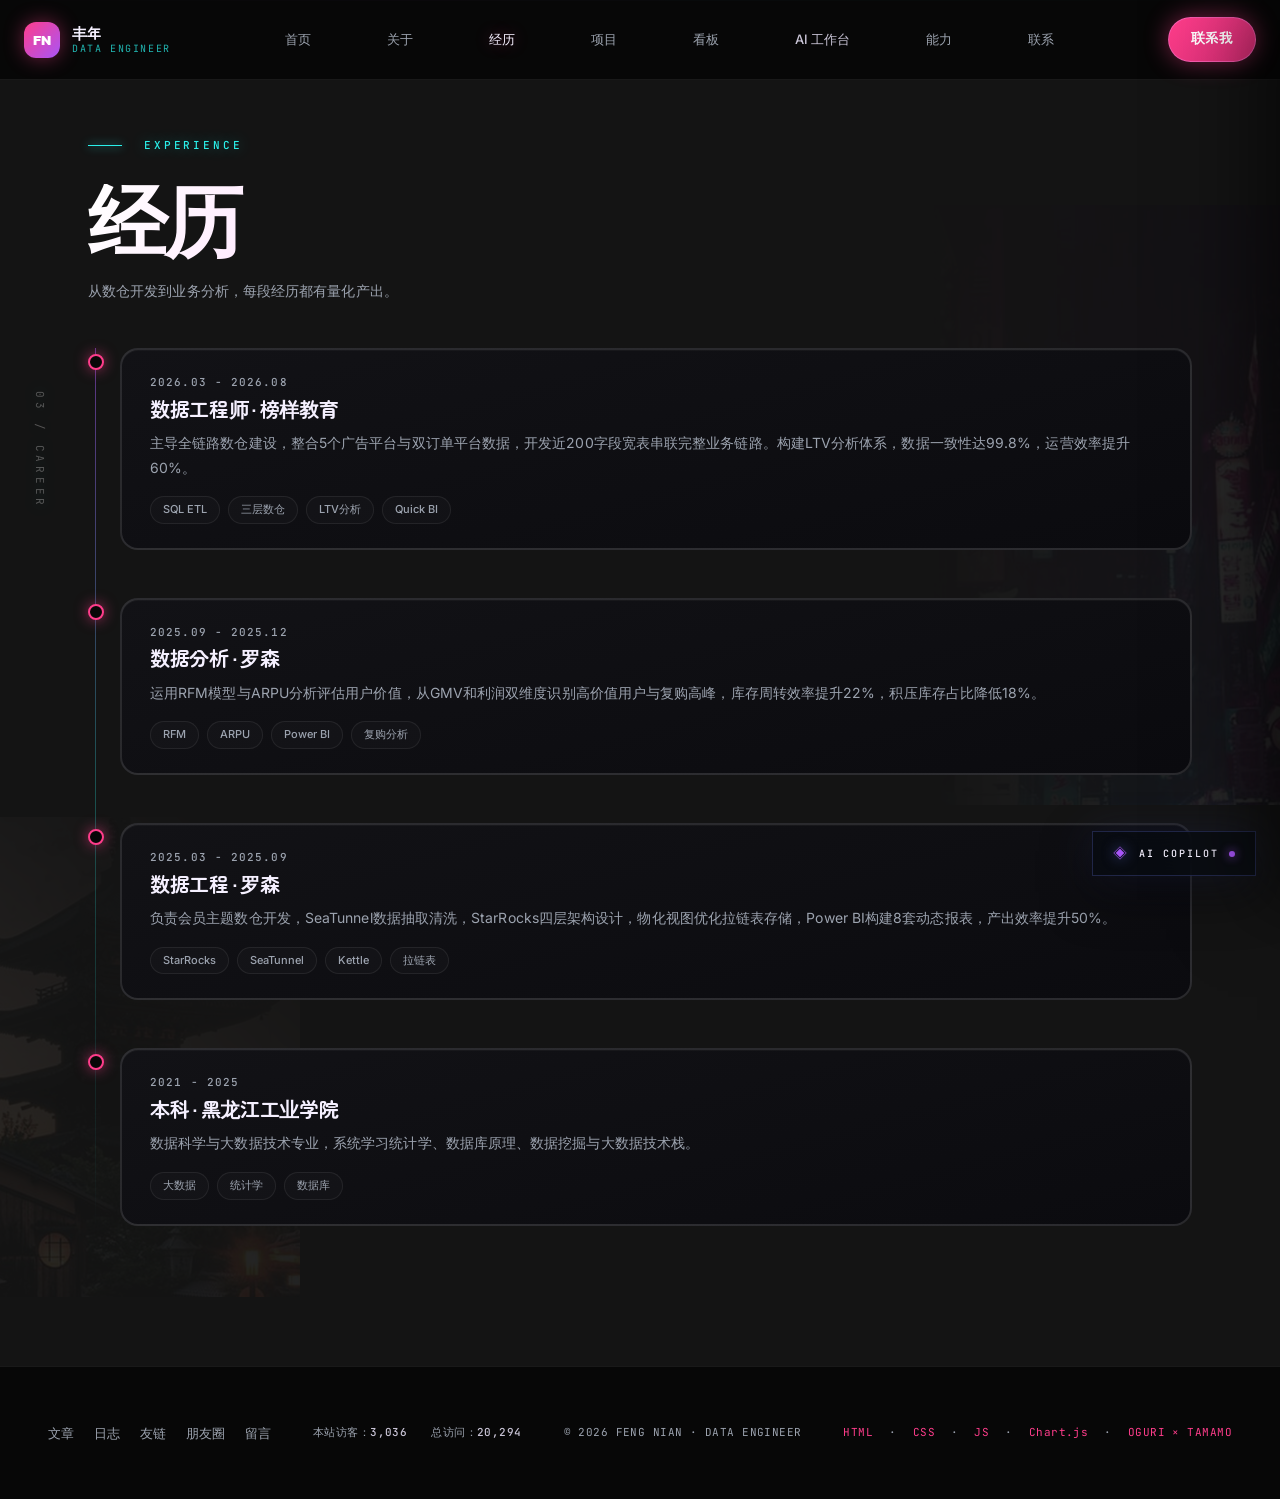
<file: experience.html>
<!DOCTYPE html>
<html lang="zh-CN">
<head>
<meta charset="UTF-8">
<meta name="viewport" content="width=device-width, initial-scale=1.0">
<title>经历 | 丰年</title>
<link href="https://fonts.googleapis.com/css2?family=Space+Grotesk:wght@400;500;600;700&family=Inter:wght@400;500;600&family=JetBrains+Mono:wght@400;500&display=swap" rel="stylesheet">
<link rel="stylesheet" href="style.css?v=20261027b">
<link rel="stylesheet" href="spec-neon-cyber.css?v=20261027b">
    <link rel="stylesheet" href="pages-anime.css?v=20261027e">
<link rel="stylesheet" href="widgets.css?v=20261027k">
</head>
<body class="page-anime" data-ch="03" data-en="CAREER">

<div class="loader" id="loader">
  <div class="loader-logo">FN</div>
  <div class="loader-bar"></div>
</div>

<nav class="navbar scrolled" id="navbar">
  <div class="nav-inner">
    <a href="index.html" class="nav-logo">
      <div class="nav-logo-mark">FN</div>
      <div class="nav-logo-text">
        <span class="name">丰年</span>
        <span class="role">DATA ENGINEER</span>
      </div>
    </a>
    <div class="nav-links" id="navLinks">
      <a href="index.html">首页</a>
      <a href="about.html">关于</a>
      <a href="experience.html" class="active">经历</a>
      <a href="projects.html">项目</a>
      <a href="ecommerce-dashboard.html">看板</a><a href="workspace.html">AI 工作台</a>
      <a href="skills.html">能力</a>
      <a href="contact.html">联系</a>
    </div>
    <div class="nav-right">
      <button class="nav-menu-toggle" id="menuToggle" aria-label="菜单">
        <span></span><span></span><span></span>
      </button>
      <a href="contact.html" class="nav-cta">
        <span class="dot"></span>
        联系我
      </a>
    </div>
  </div>
</nav>

<section id="experience" class="section experience" style="padding-top: 120px;">
  <div class="page-bg-right" style="background-image: url('images/anime-mecha.jpg?v=20261027f');"></div>
  <div class="page-bg-bottom-left" style="background-image: url('images/anime-camera.jpg?v=20261027f');"></div>
  <div class="container" style="position: relative; z-index: 1;">
    <div class="section-header fade-up">
      <span class="section-tag">EXPERIENCE</span>
      <h2 class="section-title">经历</h2>
      <p class="section-desc">从数仓开发到业务分析，每段经历都有量化产出。</p>
    </div>
    <div class="timeline">
      <div class="timeline-item fade-up">
        <div class="timeline-dot"></div>
        <div class="timeline-content">
          <div class="timeline-date">2026.03 - 2026.08</div>
          <h3 class="timeline-title">数据工程师 · 榜样教育</h3>
          <p class="timeline-desc">主导全链路数仓建设，整合5个广告平台与双订单平台数据，开发近200字段宽表串联完整业务链路。构建LTV分析体系，数据一致性达99.8%，运营效率提升60%。</p>
          <div class="timeline-tags"><span>SQL ETL</span><span>三层数仓</span><span>LTV分析</span><span>Quick BI</span></div>
        </div>
      </div>
      <div class="timeline-item fade-up">
        <div class="timeline-dot"></div>
        <div class="timeline-content">
          <div class="timeline-date">2025.09 - 2025.12</div>
          <h3 class="timeline-title">数据分析 · 罗森</h3>
          <p class="timeline-desc">运用RFM模型与ARPU分析评估用户价值，从GMV和利润双维度识别高价值用户与复购高峰，库存周转效率提升22%，积压库存占比降低18%。</p>
          <div class="timeline-tags"><span>RFM</span><span>ARPU</span><span>Power BI</span><span>复购分析</span></div>
        </div>
      </div>
      <div class="timeline-item fade-up">
        <div class="timeline-dot"></div>
        <div class="timeline-content">
          <div class="timeline-date">2025.03 - 2025.09</div>
          <h3 class="timeline-title">数据工程 · 罗森</h3>
          <p class="timeline-desc">负责会员主题数仓开发，SeaTunnel数据抽取清洗，StarRocks四层架构设计，物化视图优化拉链表存储，Power BI构建8套动态报表，产出效率提升50%。</p>
          <div class="timeline-tags"><span>StarRocks</span><span>SeaTunnel</span><span>Kettle</span><span>拉链表</span></div>
        </div>
      </div>
      <div class="timeline-item fade-up">
        <div class="timeline-dot"></div>
        <div class="timeline-content">
          <div class="timeline-date">2021 - 2025</div>
          <h3 class="timeline-title">本科 · 黑龙江工业学院</h3>
          <p class="timeline-desc">数据科学与大数据技术专业，系统学习统计学、数据库原理、数据挖掘与大数据技术栈。</p>
          <div class="timeline-tags"><span>大数据</span><span>统计学</span><span>数据库</span></div>
        </div>
      </div>
    </div>
  </div>
</section>

<div class="footer">
  <div class="footer-inner">
    <div class="footer-nav">
      <a href="articles.html">文章</a>
      <a href="changelog.html">日志</a>
      <a href="friends.html">友链</a>
      <a href="moments.html">朋友圈</a>
      <a href="guestbook.html">留言</a>
    </div>
    <div class="footer-stats">
      <span>本站访客：<b>3,036</b></span>
      <span>总访问：<b>20,294</b></span>
    </div>
    <div class="footer-copy">&copy; 2026 FENG NIAN · DATA ENGINEER</div>
    <div class="footer-tech">
      <span>HTML</span> · <span>CSS</span> · <span>JS</span> · <span>Chart.js</span> · <span style="color: var(--accent);">OGURI × TAMAMO</span>
    </div>
  </div>
</div>

<script src="common.js"></script>
<script src="widgets.js?v=20261027k"></script>
</body>
</html>
</file>
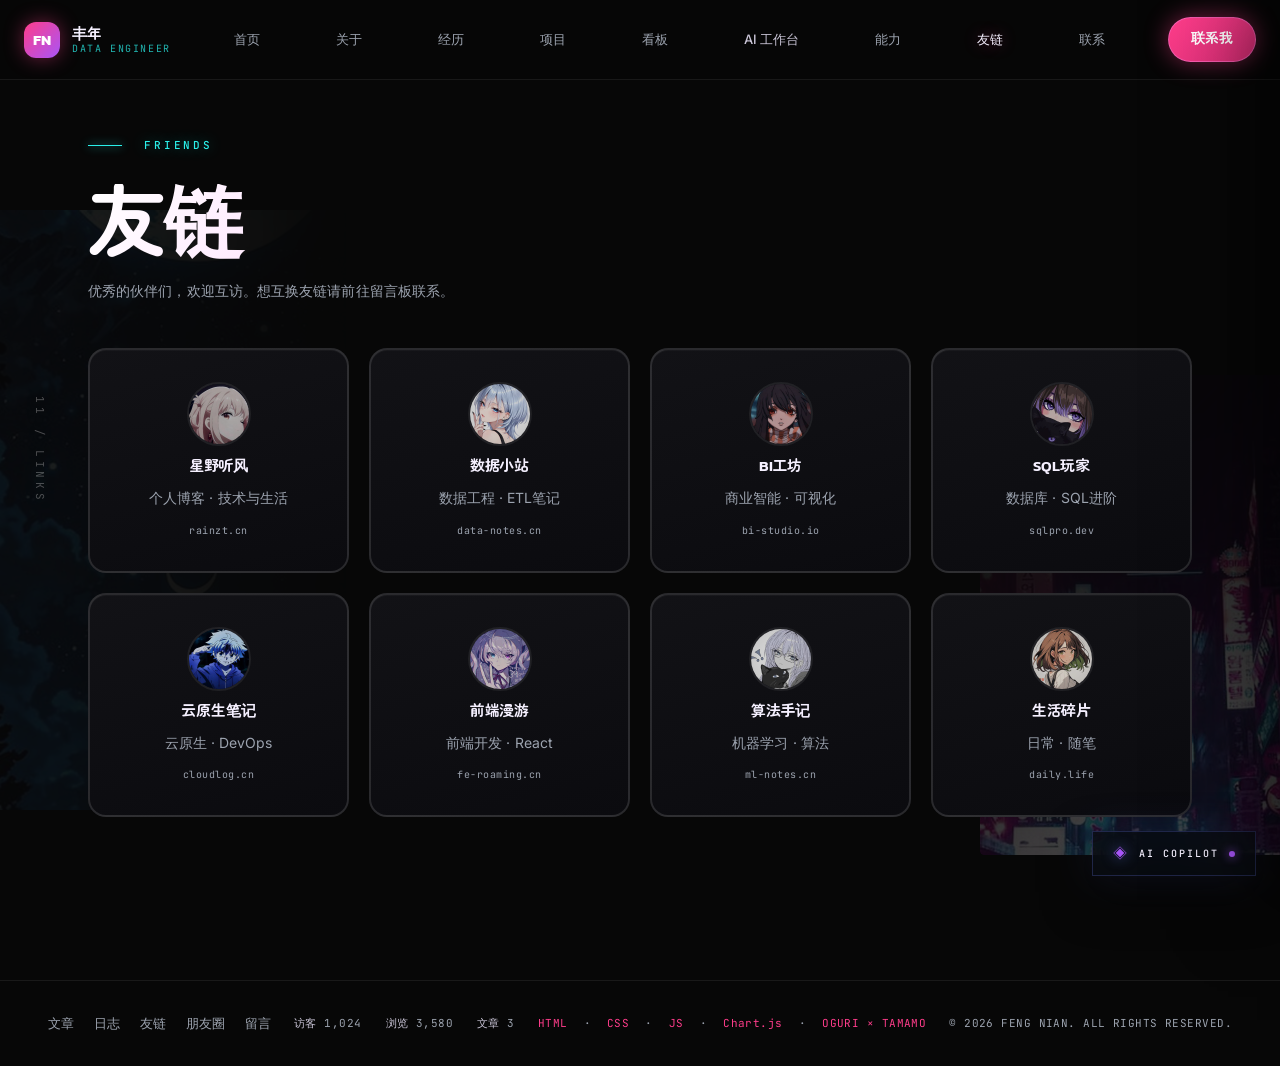
<file: friends.html>
<!DOCTYPE html>
<html lang="zh-CN">
<head>
<meta charset="UTF-8">
<meta name="viewport" content="width=device-width, initial-scale=1.0">
<title>友链 | 丰年 - 数据工程师</title>
<link rel="preconnect" href="https://fonts.googleapis.com">
<link rel="preconnect" href="https://fonts.gstatic.com" crossorigin>
<link href="https://fonts.googleapis.com/css2?family=Space+Grotesk:wght@400;500;600;700&family=Inter:wght@400;500;600&family=JetBrains+Mono:wght@400;500&display=swap" rel="stylesheet">
<link rel="stylesheet" href="style.css?v=20261027b">
<link rel="stylesheet" href="spec-neon-cyber.css?v=20261027b">
    <link rel="stylesheet" href="pages-anime.css?v=20261027e">
<link rel="stylesheet" href="widgets.css?v=20261027k">
</head>
<body class="page-anime" data-ch="11" data-en="LINKS">

<div class="loader">
  <div class="loader-logo">FN</div>
  <div class="loader-bar"></div>
</div>

<nav class="navbar" id="navbar">
  <div class="nav-inner">
    <a href="index.html" class="nav-logo">
      <div class="nav-logo-mark">FN</div>
      <div class="nav-logo-text"><span class="name">丰年</span><span class="role">DATA ENGINEER</span></div>
    </a>
    <div class="nav-links" id="navLinks">
      <a href="index.html">首页</a>
      <a href="about.html">关于</a>
      <a href="experience.html">经历</a>
      <a href="projects.html">项目</a>
      <a href="ecommerce-dashboard.html">看板</a><a href="workspace.html">AI 工作台</a>
      <a href="skills.html">能力</a>
      <a href="friends.html" class="active">友链</a>
      <a href="contact.html">联系</a>
    </div>
    <div class="nav-right">
      <button class="nav-menu-toggle" id="menuToggle" aria-label="菜单"><span></span><span></span><span></span></button>
      <a href="contact.html" class="nav-cta"><span class="dot"></span> 联系我</a>
    </div>
  </div>
</nav>

<div class="page-wrap">
  <div class="page-bg-left" style="background-image: url('images/anime-operator.jpg?v=20261027f');"></div>
  <div class="page-bg-bottom-right" style="background-image: url('images/anime-mecha.jpg?v=20261027f');"></div>
  <div class="container">
    <div class="section-header fade-up">
      <span class="section-tag">FRIENDS</span>
      <h1 class="section-title">友链</h1>
      <p class="section-desc">优秀的伙伴们，欢迎互访。想互换友链请前往留言板联系。</p>
    </div>

    <div class="friends-grid">
      <div class="friend-card fade-up">
        <div class="friend-avatar"><img src="images/av-01.jpg?v=20261027f" alt="头像" loading="lazy"></div>
        <div class="friend-name">星野听风</div>
        <div class="friend-desc">个人博客 · 技术与生活</div>
        <div class="friend-url">rainzt.cn</div>
      </div>
      <div class="friend-card fade-up">
        <div class="friend-avatar"><img src="images/av-02.jpg?v=20261027f" alt="头像" loading="lazy"></div>
        <div class="friend-name">数据小站</div>
        <div class="friend-desc">数据工程 · ETL笔记</div>
        <div class="friend-url">data-notes.cn</div>
      </div>
      <div class="friend-card fade-up">
        <div class="friend-avatar"><img src="images/av-03.jpg?v=20261027f" alt="头像" loading="lazy"></div>
        <div class="friend-name">BI工坊</div>
        <div class="friend-desc">商业智能 · 可视化</div>
        <div class="friend-url">bi-studio.io</div>
      </div>
      <div class="friend-card fade-up">
        <div class="friend-avatar"><img src="images/av-04.jpg?v=20261027f" alt="头像" loading="lazy"></div>
        <div class="friend-name">SQL玩家</div>
        <div class="friend-desc">数据库 · SQL进阶</div>
        <div class="friend-url">sqlpro.dev</div>
      </div>
      <div class="friend-card fade-up">
        <div class="friend-avatar"><img src="images/av-05.jpg?v=20261027f" alt="头像" loading="lazy"></div>
        <div class="friend-name">云原生笔记</div>
        <div class="friend-desc">云原生 · DevOps</div>
        <div class="friend-url">cloudlog.cn</div>
      </div>
      <div class="friend-card fade-up">
        <div class="friend-avatar"><img src="images/av-06.jpg?v=20261027f" alt="头像" loading="lazy"></div>
        <div class="friend-name">前端漫游</div>
        <div class="friend-desc">前端开发 · React</div>
        <div class="friend-url">fe-roaming.cn</div>
      </div>
      <div class="friend-card fade-up">
        <div class="friend-avatar"><img src="images/av-07.jpg?v=20261027f" alt="头像" loading="lazy"></div>
        <div class="friend-name">算法手记</div>
        <div class="friend-desc">机器学习 · 算法</div>
        <div class="friend-url">ml-notes.cn</div>
      </div>
      <div class="friend-card fade-up">
        <div class="friend-avatar"><img src="images/av-08.jpg?v=20261027f" alt="头像" loading="lazy"></div>
        <div class="friend-name">生活碎片</div>
        <div class="friend-desc">日常 · 随笔</div>
        <div class="friend-url">daily.life</div>
      </div>
    </div>
  </div>
</div>

<footer class="footer-static">
  <div class="footer-inner">
    <div class="footer-nav">
      <a href="articles.html">文章</a>
      <a href="changelog.html">日志</a>
      <a href="friends.html">友链</a>
      <a href="moments.html">朋友圈</a>
      <a href="guestbook.html">留言</a>
    </div>
    <div class="footer-stats"><span><b>访客</b> 1,024</span><span><b>浏览</b> 3,580</span><span><b>文章</b> 3</span></div>
    <div class="footer-tech"><span>HTML</span> · <span>CSS</span> · <span>JS</span> · <span>Chart.js</span> · <span>OGURI × TAMAMO</span></div>
    <div class="footer-copy">© 2026 FENG NIAN. ALL RIGHTS RESERVED.</div>
  </div>
</footer>

<script src="common.js"></script>
<script src="widgets.js?v=20261027k"></script>
</body>
</html>
</file>
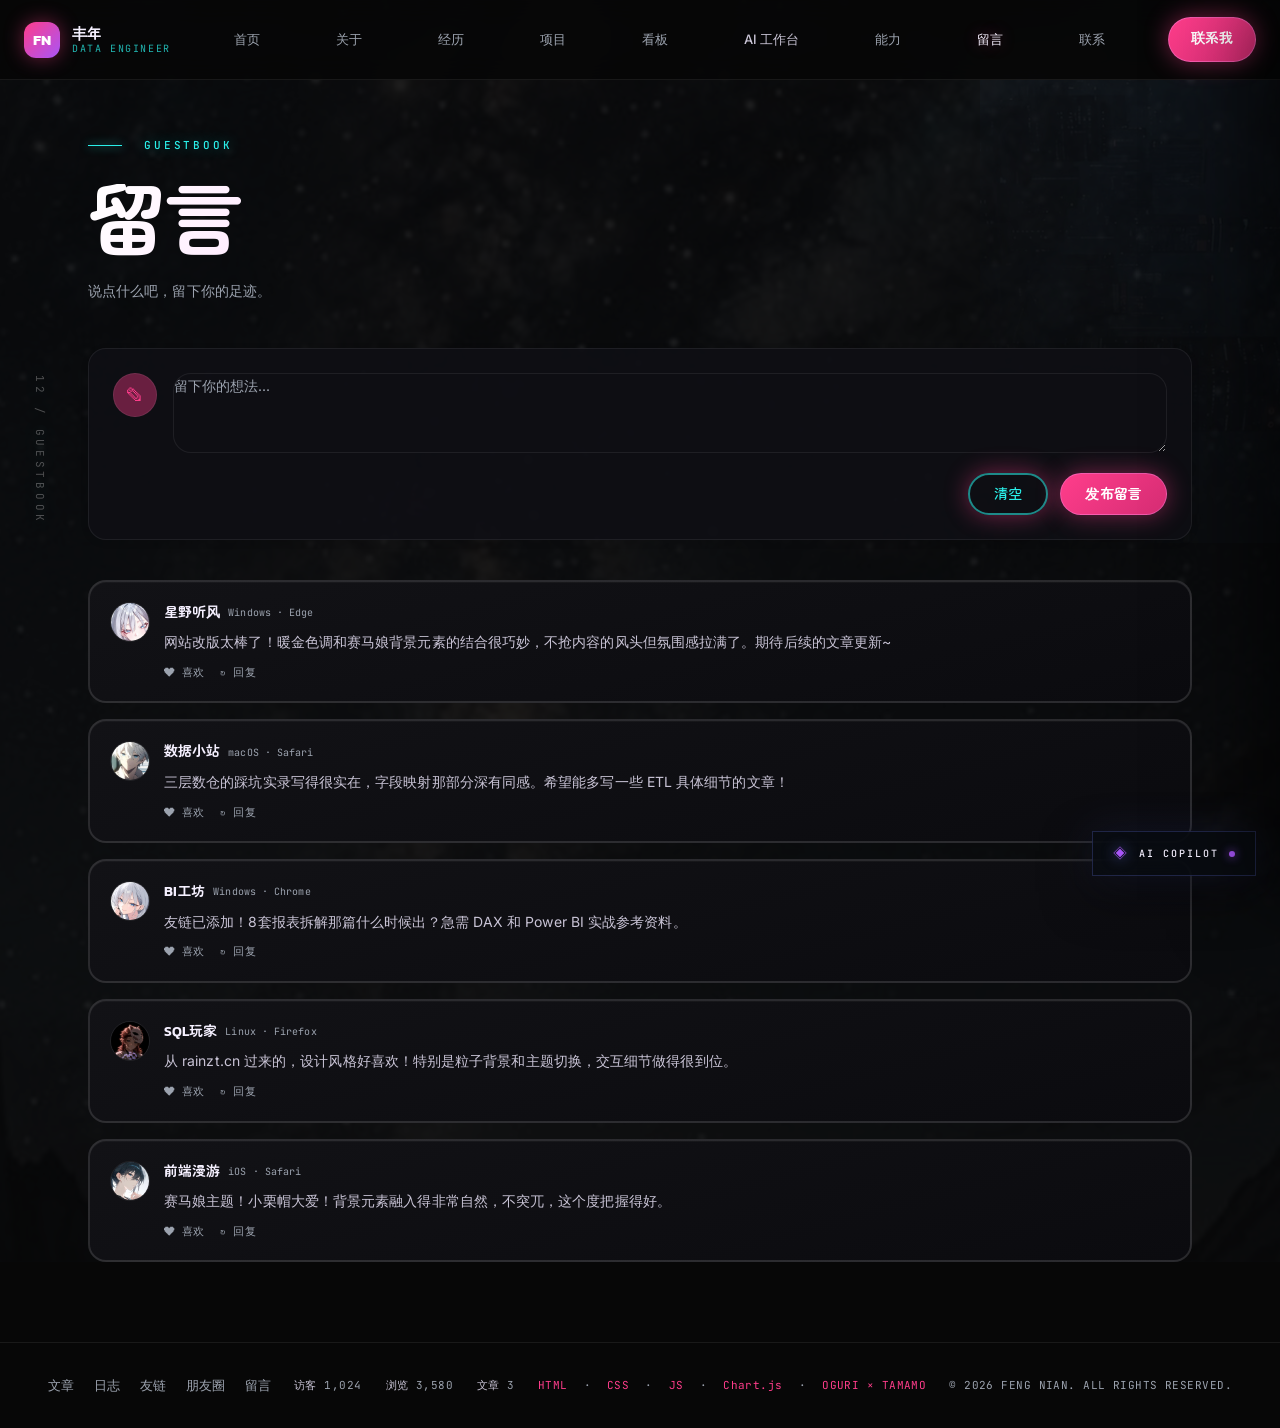
<file: guestbook.html>
<!DOCTYPE html>
<html lang="zh-CN">
<head>
<meta charset="UTF-8">
<meta name="viewport" content="width=device-width, initial-scale=1.0">
<title>留言 | 丰年 - 数据工程师</title>
<link rel="preconnect" href="https://fonts.googleapis.com">
<link rel="preconnect" href="https://fonts.gstatic.com" crossorigin>
<link href="https://fonts.googleapis.com/css2?family=Space+Grotesk:wght@400;500;600;700&family=Inter:wght@400;500;600&family=JetBrains+Mono:wght@400;500&display=swap" rel="stylesheet">
<link rel="stylesheet" href="style.css?v=20261027b">
<link rel="stylesheet" href="spec-neon-cyber.css?v=20261027b">
    <link rel="stylesheet" href="pages-anime.css?v=20261027e">
<link rel="stylesheet" href="widgets.css?v=20261027k">
</head>
<body class="page-anime" data-ch="12" data-en="GUESTBOOK">

<div class="loader">
  <div class="loader-logo">FN</div>
  <div class="loader-bar"></div>
</div>

<nav class="navbar" id="navbar">
  <div class="nav-inner">
    <a href="index.html" class="nav-logo">
      <div class="nav-logo-mark">FN</div>
      <div class="nav-logo-text"><span class="name">丰年</span><span class="role">DATA ENGINEER</span></div>
    </a>
    <div class="nav-links" id="navLinks">
      <a href="index.html">首页</a>
      <a href="about.html">关于</a>
      <a href="experience.html">经历</a>
      <a href="projects.html">项目</a>
      <a href="ecommerce-dashboard.html">看板</a><a href="workspace.html">AI 工作台</a>
      <a href="skills.html">能力</a>
      <a href="guestbook.html" class="active">留言</a>
      <a href="contact.html">联系</a>
    </div>
    <div class="nav-right">
      <button class="nav-menu-toggle" id="menuToggle" aria-label="菜单"><span></span><span></span><span></span></button>
      <a href="contact.html" class="nav-cta"><span class="dot"></span> 联系我</a>
    </div>
  </div>
</nav>

<div class="page-wrap">
  <div class="page-bg-full" style="background-image: url('images/anime-space.jpg?v=20261027f');"></div>
  <div class="page-bg-top-right" style="background-image: url('images/anime-astronaut.jpg?v=20261027f');"></div>
  <div class="container">
    <div class="section-header fade-up">
      <span class="section-tag">GUESTBOOK</span>
      <h1 class="section-title">留言</h1>
      <p class="section-desc">说点什么吧，留下你的足迹。</p>
    </div>

    <div class="guestbook-input fade-up">
      <div class="gb-avatar">&#9998;</div>
      <div class="gb-form">
        <textarea class="gb-textarea" placeholder="留下你的想法..." rows="3"></textarea>
        <div class="gb-actions">
          <button class="gb-btn ghost">清空</button>
          <button class="gb-btn">发布留言</button>
        </div>
      </div>
    </div>

    <div class="guestbook-list">
      <div class="gb-message fade-up">
        <div class="gb-msg-avatar"><img src="images/gv-01.jpg?v=20261027f" alt="头像" loading="lazy"></div>
        <div class="gb-msg-body">
          <div class="gb-msg-head"><span class="gb-msg-name">星野听风</span><span class="gb-msg-device">Windows · Edge</span></div>
          <p class="gb-msg-text">网站改版太棒了！暖金色调和赛马娘背景元素的结合很巧妙，不抢内容的风头但氛围感拉满了。期待后续的文章更新~</p>
          <div class="gb-msg-foot"><span class="gb-msg-action">&#10084; 喜欢</span><span class="gb-msg-action">&#8635; 回复</span></div>
        </div>
      </div>
      <div class="gb-message fade-up">
        <div class="gb-msg-avatar"><img src="images/gv-02.jpg?v=20261027f" alt="头像" loading="lazy"></div>
        <div class="gb-msg-body">
          <div class="gb-msg-head"><span class="gb-msg-name">数据小站</span><span class="gb-msg-device">macOS · Safari</span></div>
          <p class="gb-msg-text">三层数仓的踩坑实录写得很实在，字段映射那部分深有同感。希望能多写一些 ETL 具体细节的文章！</p>
          <div class="gb-msg-foot"><span class="gb-msg-action">&#10084; 喜欢</span><span class="gb-msg-action">&#8635; 回复</span></div>
        </div>
      </div>
      <div class="gb-message fade-up">
        <div class="gb-msg-avatar"><img src="images/gv-03.jpg?v=20261027f" alt="头像" loading="lazy"></div>
        <div class="gb-msg-body">
          <div class="gb-msg-head"><span class="gb-msg-name">BI工坊</span><span class="gb-msg-device">Windows · Chrome</span></div>
          <p class="gb-msg-text">友链已添加！8套报表拆解那篇什么时候出？急需 DAX 和 Power BI 实战参考资料。</p>
          <div class="gb-msg-foot"><span class="gb-msg-action">&#10084; 喜欢</span><span class="gb-msg-action">&#8635; 回复</span></div>
        </div>
      </div>
      <div class="gb-message fade-up">
        <div class="gb-msg-avatar"><img src="images/gv-04.jpg?v=20261027f" alt="头像" loading="lazy"></div>
        <div class="gb-msg-body">
          <div class="gb-msg-head"><span class="gb-msg-name">SQL玩家</span><span class="gb-msg-device">Linux · Firefox</span></div>
          <p class="gb-msg-text">从 rainzt.cn 过来的，设计风格好喜欢！特别是粒子背景和主题切换，交互细节做得很到位。</p>
          <div class="gb-msg-foot"><span class="gb-msg-action">&#10084; 喜欢</span><span class="gb-msg-action">&#8635; 回复</span></div>
        </div>
      </div>
      <div class="gb-message fade-up">
        <div class="gb-msg-avatar"><img src="images/gv-05.jpg?v=20261027f" alt="头像" loading="lazy"></div>
        <div class="gb-msg-body">
          <div class="gb-msg-head"><span class="gb-msg-name">前端漫游</span><span class="gb-msg-device">iOS · Safari</span></div>
          <p class="gb-msg-text">赛马娘主题！小栗帽大爱！背景元素融入得非常自然，不突兀，这个度把握得好。</p>
          <div class="gb-msg-foot"><span class="gb-msg-action">&#10084; 喜欢</span><span class="gb-msg-action">&#8635; 回复</span></div>
        </div>
      </div>
    </div>
  </div>
</div>

<footer class="footer-static">
  <div class="footer-inner">
    <div class="footer-nav">
      <a href="articles.html">文章</a>
      <a href="changelog.html">日志</a>
      <a href="friends.html">友链</a>
      <a href="moments.html">朋友圈</a>
      <a href="guestbook.html">留言</a>
    </div>
    <div class="footer-stats"><span><b>访客</b> 1,024</span><span><b>浏览</b> 3,580</span><span><b>文章</b> 3</span></div>
    <div class="footer-tech"><span>HTML</span> · <span>CSS</span> · <span>JS</span> · <span>Chart.js</span> · <span>OGURI × TAMAMO</span></div>
    <div class="footer-copy">© 2026 FENG NIAN. ALL RIGHTS RESERVED.</div>
  </div>
</footer>

<script src="common.js"></script>
<script src="widgets.js?v=20261027k"></script>
</body>
</html>
</file>
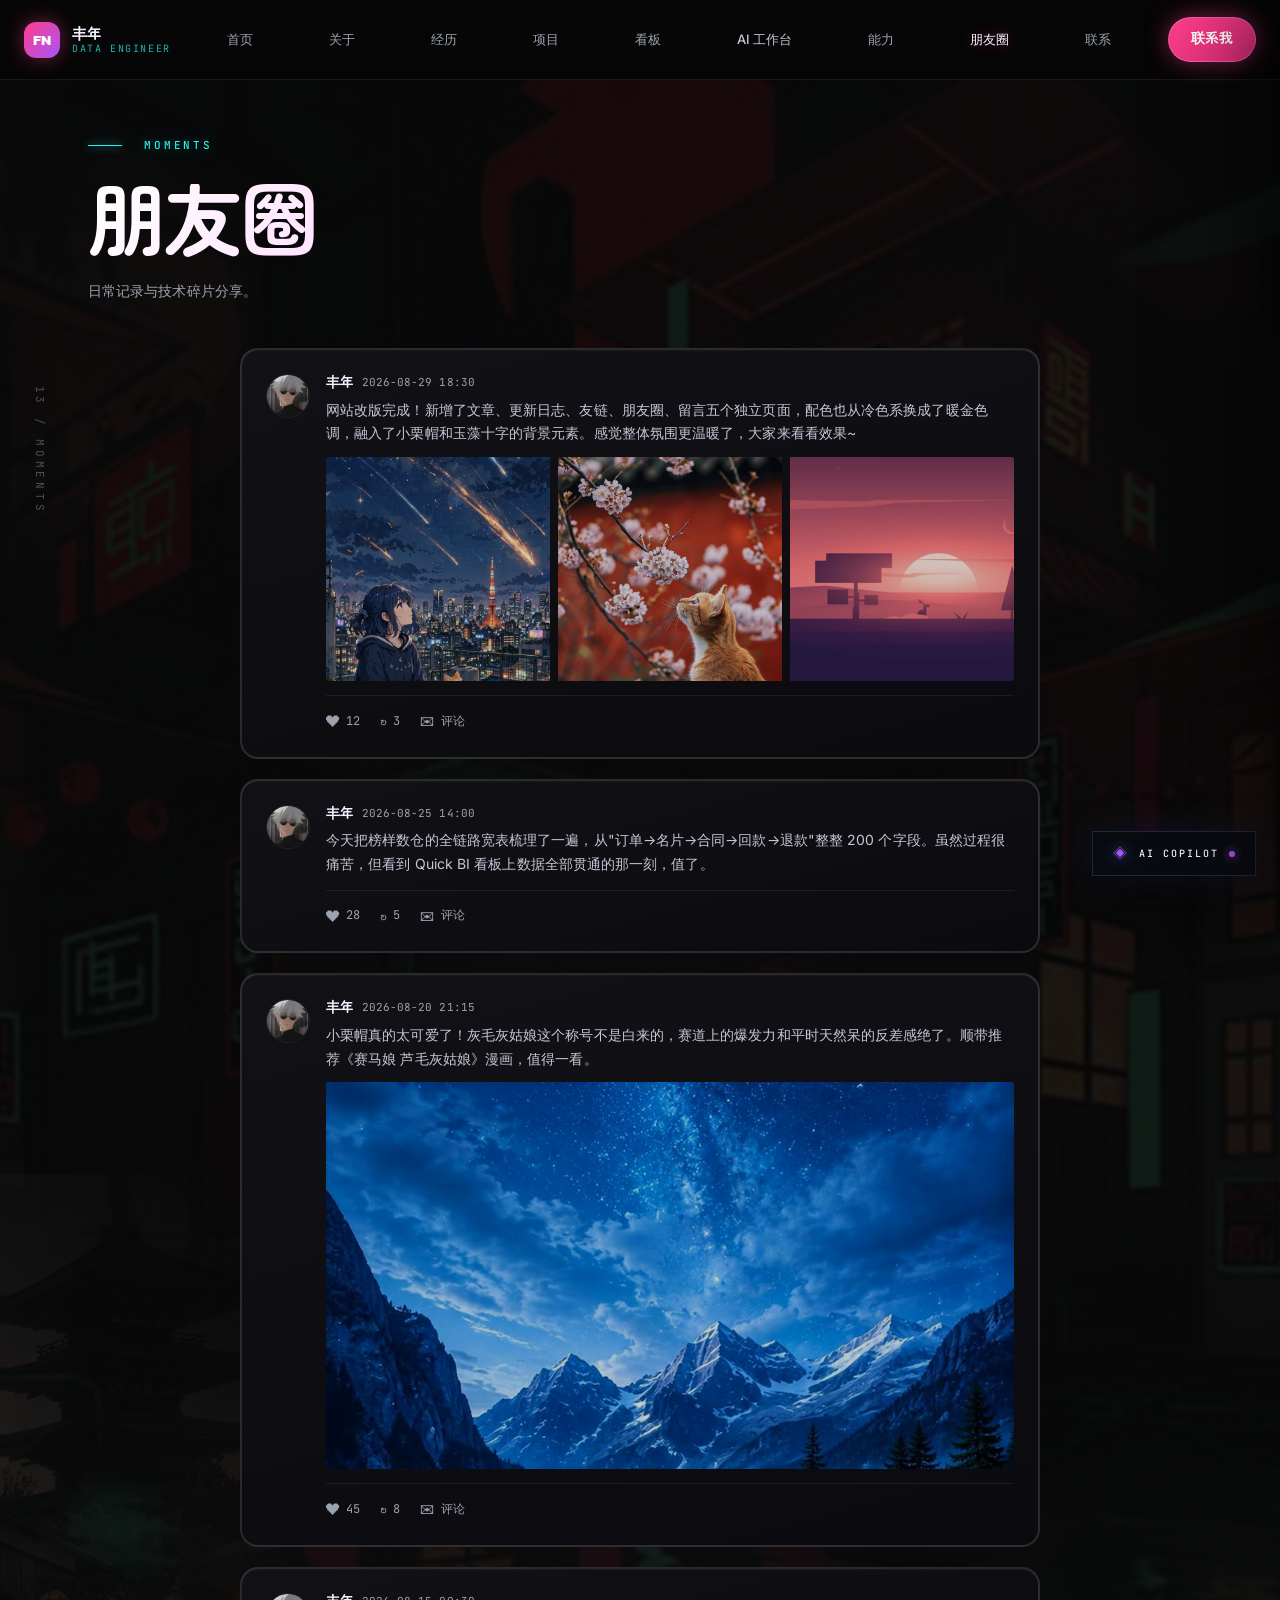
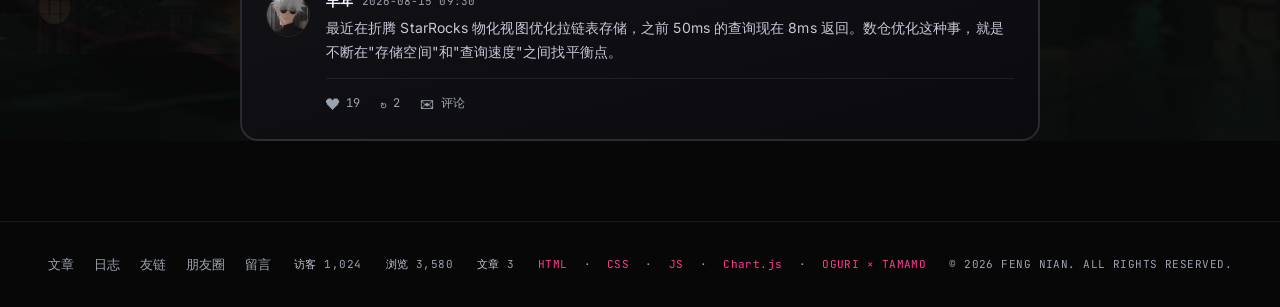
<file: moments.html>
<!DOCTYPE html>
<html lang="zh-CN">
<head>
<meta charset="UTF-8">
<meta name="viewport" content="width=device-width, initial-scale=1.0">
<title>朋友圈 | 丰年 - 数据工程师</title>
<link rel="preconnect" href="https://fonts.googleapis.com">
<link rel="preconnect" href="https://fonts.gstatic.com" crossorigin>
<link href="https://fonts.googleapis.com/css2?family=Space+Grotesk:wght@400;500;600;700&family=Inter:wght@400;500;600&family=JetBrains+Mono:wght@400;500&display=swap" rel="stylesheet">
<link rel="stylesheet" href="style.css?v=20261027b">
<link rel="stylesheet" href="spec-neon-cyber.css?v=20261027b">
    <link rel="stylesheet" href="pages-anime.css?v=20261027e">
<link rel="stylesheet" href="widgets.css?v=20261027k">
</head>
<body class="page-anime" data-ch="13" data-en="MOMENTS">

<div class="loader">
  <div class="loader-logo">FN</div>
  <div class="loader-bar"></div>
</div>

<nav class="navbar" id="navbar">
  <div class="nav-inner">
    <a href="index.html" class="nav-logo">
      <div class="nav-logo-mark">FN</div>
      <div class="nav-logo-text"><span class="name">丰年</span><span class="role">DATA ENGINEER</span></div>
    </a>
    <div class="nav-links" id="navLinks">
      <a href="index.html">首页</a>
      <a href="about.html">关于</a>
      <a href="experience.html">经历</a>
      <a href="projects.html">项目</a>
      <a href="ecommerce-dashboard.html">看板</a><a href="workspace.html">AI 工作台</a>
      <a href="skills.html">能力</a>
      <a href="moments.html" class="active">朋友圈</a>
      <a href="contact.html">联系</a>
    </div>
    <div class="nav-right">
      <button class="nav-menu-toggle" id="menuToggle" aria-label="菜单"><span></span><span></span><span></span></button>
      <a href="contact.html" class="nav-cta"><span class="dot"></span> 联系我</a>
    </div>
  </div>
</nav>

<div class="page-wrap">
  <div class="page-bg-full" style="background-image: url('images/anime-sinon.jpg?v=20261027f');"></div>
  <div class="page-bg-bottom-left" style="background-image: url('images/anime-camera.jpg?v=20261027f');"></div>
  <div class="container">
    <div class="section-header fade-up">
      <span class="section-tag">MOMENTS</span>
      <h1 class="section-title">朋友圈</h1>
      <p class="section-desc">日常记录与技术碎片分享。</p>
    </div>

    <div class="moments-feed">
      <div class="moment-card fade-up">
        <div class="moment-avatar"><img src="images/moment-me.jpg?v=20261027f" alt="头像" loading="lazy"></div>
        <div class="moment-body">
          <div class="moment-head"><span class="moment-name">丰年</span><span class="moment-time">2026-08-29 18:30</span></div>
          <p class="moment-text">网站改版完成！新增了文章、更新日志、友链、朋友圈、留言五个独立页面，配色也从冷色系换成了暖金色调，融入了小栗帽和玉藻十字的背景元素。感觉整体氛围更温暖了，大家来看看效果~</p>
          <div class="moment-images">
            <img src="images/moment-01.jpg?v=20261027f" alt="动态图片" loading="lazy">
            <img src="images/moment-02.jpg?v=20261027f" alt="动态图片" loading="lazy">
            <img src="images/moment-03.jpg?v=20261027f" alt="动态图片" loading="lazy">
          </div>
          <div class="moment-actions">
            <span class="moment-action"><span class="icon">&#10084;</span> 12</span>
            <span class="moment-action"><span class="icon">&#8635;</span> 3</span>
            <span class="moment-action"><span class="icon">&#9993;</span> 评论</span>
          </div>
        </div>
      </div>

      <div class="moment-card fade-up">
        <div class="moment-avatar"><img src="images/moment-me.jpg?v=20261027f" alt="头像" loading="lazy"></div>
        <div class="moment-body">
          <div class="moment-head"><span class="moment-name">丰年</span><span class="moment-time">2026-08-25 14:00</span></div>
          <p class="moment-text">今天把榜样数仓的全链路宽表梳理了一遍，从"订单→名片→合同→回款→退款"整整 200 个字段。虽然过程很痛苦，但看到 Quick BI 看板上数据全部贯通的那一刻，值了。</p>
          <div class="moment-actions">
            <span class="moment-action"><span class="icon">&#10084;</span> 28</span>
            <span class="moment-action"><span class="icon">&#8635;</span> 5</span>
            <span class="moment-action"><span class="icon">&#9993;</span> 评论</span>
          </div>
        </div>
      </div>

      <div class="moment-card fade-up">
        <div class="moment-avatar"><img src="images/moment-me.jpg?v=20261027f" alt="头像" loading="lazy"></div>
        <div class="moment-body">
          <div class="moment-head"><span class="moment-name">丰年</span><span class="moment-time">2026-08-20 21:15</span></div>
          <p class="moment-text">小栗帽真的太可爱了！灰毛灰姑娘这个称号不是白来的，赛道上的爆发力和平时天然呆的反差感绝了。顺带推荐《赛马娘 芦毛灰姑娘》漫画，值得一看。</p>
          <div class="moment-images single">
            <img src="images/moment-wide.jpg?v=20261027f" alt="动态图片" loading="lazy">
          </div>
          <div class="moment-actions">
            <span class="moment-action"><span class="icon">&#10084;</span> 45</span>
            <span class="moment-action"><span class="icon">&#8635;</span> 8</span>
            <span class="moment-action"><span class="icon">&#9993;</span> 评论</span>
          </div>
        </div>
      </div>

      <div class="moment-card fade-up">
        <div class="moment-avatar"><img src="images/moment-me.jpg?v=20261027f" alt="头像" loading="lazy"></div>
        <div class="moment-body">
          <div class="moment-head"><span class="moment-name">丰年</span><span class="moment-time">2026-08-15 09:30</span></div>
          <p class="moment-text">最近在折腾 StarRocks 物化视图优化拉链表存储，之前 50ms 的查询现在 8ms 返回。数仓优化这种事，就是不断在"存储空间"和"查询速度"之间找平衡点。</p>
          <div class="moment-actions">
            <span class="moment-action"><span class="icon">&#10084;</span> 19</span>
            <span class="moment-action"><span class="icon">&#8635;</span> 2</span>
            <span class="moment-action"><span class="icon">&#9993;</span> 评论</span>
          </div>
        </div>
      </div>
    </div>
  </div>
</div>

<footer class="footer-static">
  <div class="footer-inner">
    <div class="footer-nav">
      <a href="articles.html">文章</a>
      <a href="changelog.html">日志</a>
      <a href="friends.html">友链</a>
      <a href="moments.html">朋友圈</a>
      <a href="guestbook.html">留言</a>
    </div>
    <div class="footer-stats"><span><b>访客</b> 1,024</span><span><b>浏览</b> 3,580</span><span><b>文章</b> 3</span></div>
    <div class="footer-tech"><span>HTML</span> · <span>CSS</span> · <span>JS</span> · <span>Chart.js</span> · <span>OGURI × TAMAMO</span></div>
    <div class="footer-copy">© 2026 FENG NIAN. ALL RIGHTS RESERVED.</div>
  </div>
</footer>

<script src="common.js"></script>
<script src="widgets.js?v=20261027k"></script>
</body>
</html>
</file>
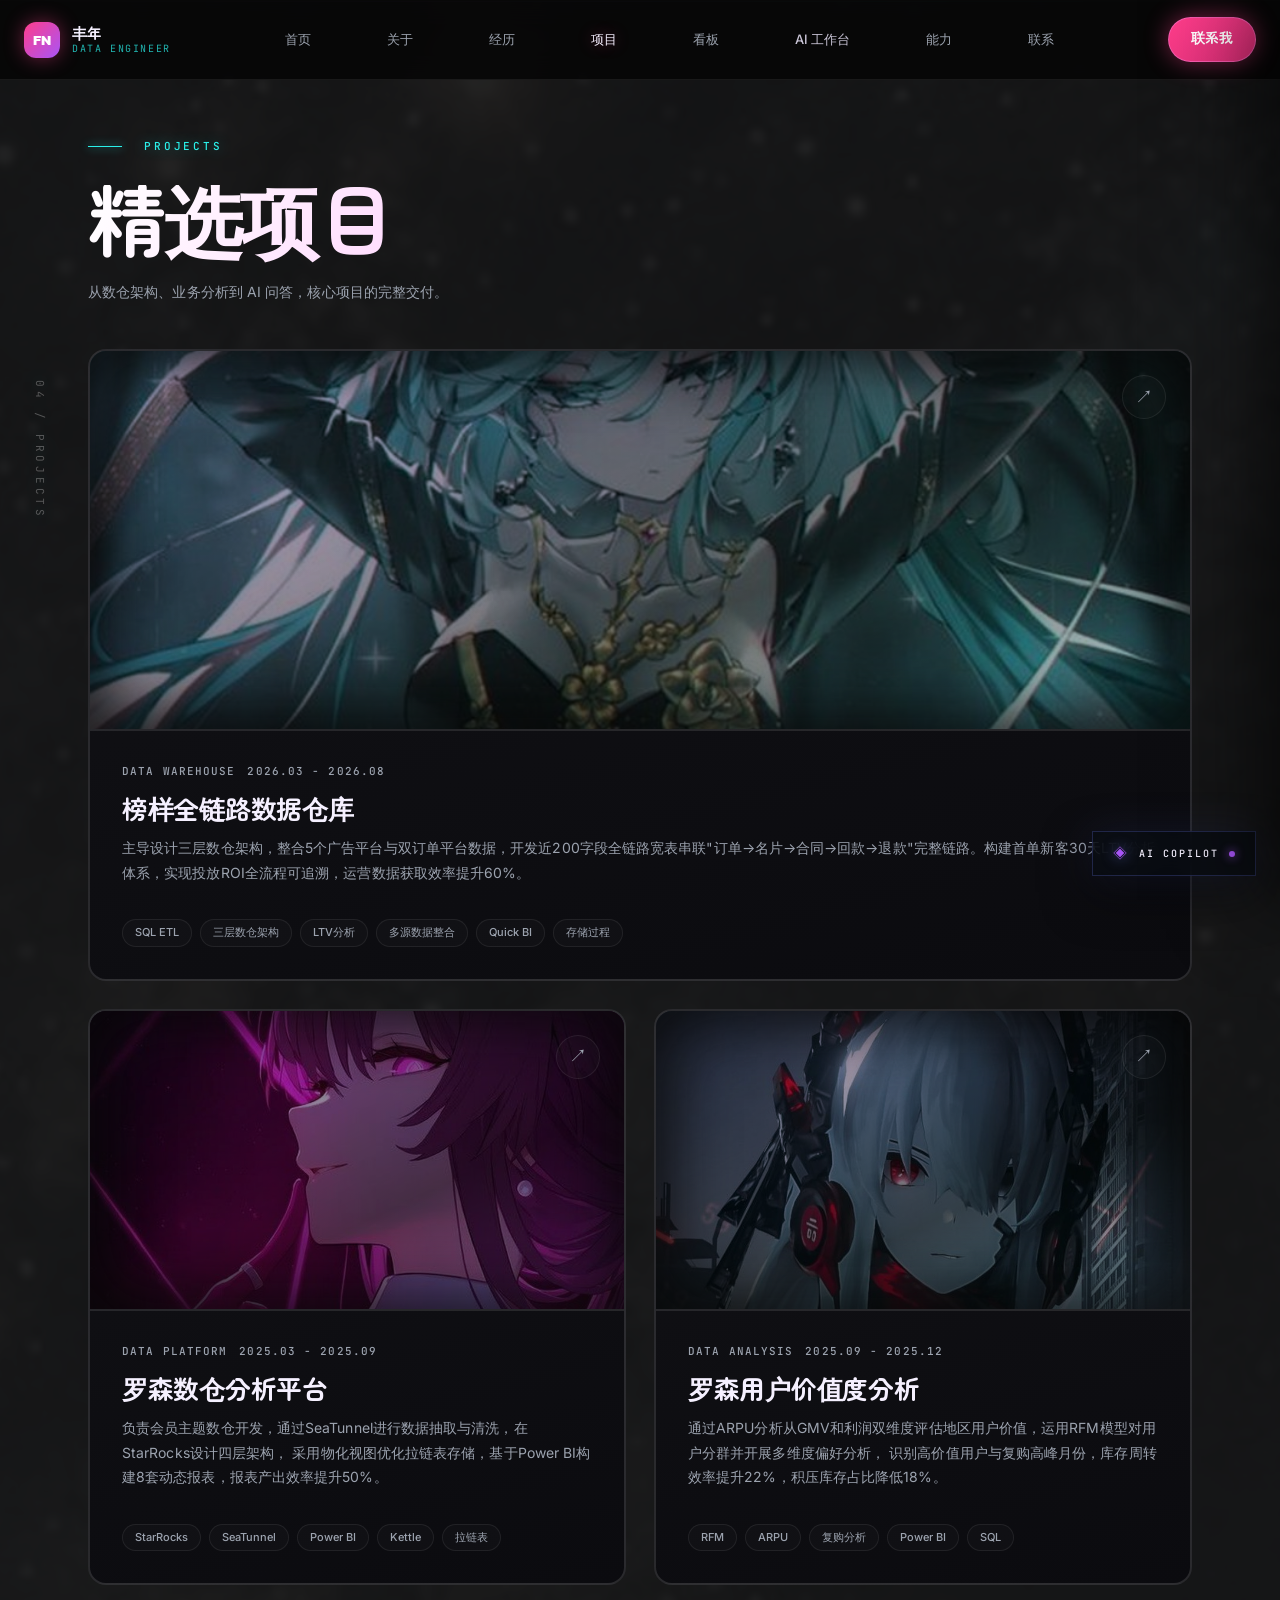
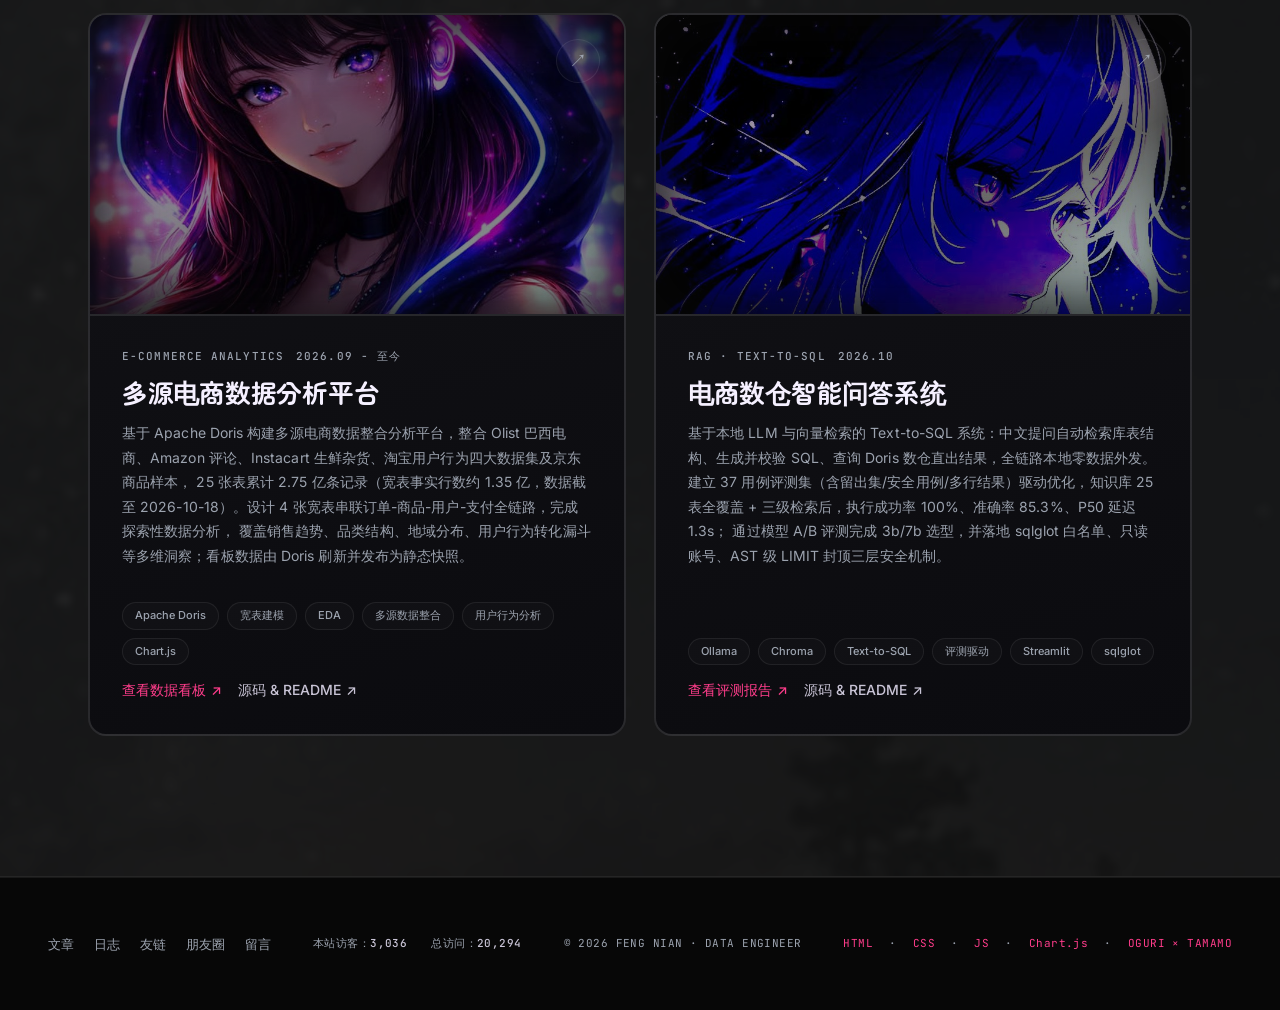
<file: projects.html>
<!DOCTYPE html>
<html lang="zh-CN">
<head>
<meta charset="UTF-8">
<meta name="viewport" content="width=device-width, initial-scale=1.0">
<title>项目 | 丰年</title>
<link href="https://fonts.googleapis.com/css2?family=Space+Grotesk:wght@400;500;600;700&family=Inter:wght@400;500;600&family=JetBrains+Mono:wght@400;500&display=swap" rel="stylesheet">
<link rel="stylesheet" href="style.css?v=20261027b">
<link rel="stylesheet" href="spec-neon-cyber.css?v=20261027b">
    <link rel="stylesheet" href="pages-anime.css?v=20261027e">
<link rel="stylesheet" href="widgets.css?v=20261027k">
</head>
<body class="page-anime" data-ch="04" data-en="PROJECTS">

<div class="loader" id="loader">
  <div class="loader-logo">FN</div>
  <div class="loader-bar"></div>
</div>

<nav class="navbar scrolled" id="navbar">
  <div class="nav-inner">
    <a href="index.html" class="nav-logo">
      <div class="nav-logo-mark">FN</div>
      <div class="nav-logo-text">
        <span class="name">丰年</span>
        <span class="role">DATA ENGINEER</span>
      </div>
    </a>
    <div class="nav-links" id="navLinks">
      <a href="index.html">首页</a>
      <a href="about.html">关于</a>
      <a href="experience.html">经历</a>
      <a href="projects.html" class="active">项目</a>
      <a href="ecommerce-dashboard.html">看板</a><a href="workspace.html">AI 工作台</a>
      <a href="skills.html">能力</a>
      <a href="contact.html">联系</a>
    </div>
    <div class="nav-right">
      <button class="nav-menu-toggle" id="menuToggle" aria-label="菜单">
        <span></span><span></span><span></span>
      </button>
      <a href="contact.html" class="nav-cta">
        <span class="dot"></span>
        联系我
      </a>
    </div>
  </div>
</nav>

<section id="projects" class="section projects" style="padding-top: 120px;">
  <div class="projects-bg-img"></div>
  <div class="container">
    <div class="section-header fade-up">
      <span class="section-tag">PROJECTS</span>
      <h2 class="section-title">精选项目</h2>
      <p class="section-desc">从数仓架构、业务分析到 AI 问答，核心项目的完整交付。</p>
    </div>
    <div class="projects-grid">
      <div class="project-card large fade-up">
        <div class="project-arrow">&#8599;</div>
        <div class="project-img">
          <img src="images/proj-warehouse.jpg?v=20261027f" alt="数据仓库" loading="lazy">
        </div>
        <div class="project-body">
          <div class="project-meta">
            <span class="project-category">DATA WAREHOUSE</span>
            <span class="project-year">2026.03 - 2026.08</span>
          </div>
          <h3 class="project-title">榜样全链路数据仓库</h3>
          <p class="project-desc">
            主导设计三层数仓架构，整合5个广告平台与双订单平台数据，开发近200字段全链路宽表串联"订单→名片→合同→回款→退款"完整链路。构建首单新客30天LTV分析体系，实现投放ROI全流程可追溯，运营数据获取效率提升60%。
          </p>
          <div class="project-tags">
            <span>SQL ETL</span><span>三层数仓架构</span><span>LTV分析</span>
            <span>多源数据整合</span><span>Quick BI</span><span>存储过程</span>
          </div>
        </div>
      </div>
      <div class="project-card fade-up">
        <div class="project-arrow">&#8599;</div>
        <div class="project-img">
          <img src="images/proj-site.jpg?v=20261027f" alt="数仓分析平台" loading="lazy">
        </div>
        <div class="project-body">
          <div class="project-meta">
            <span class="project-category">DATA PLATFORM</span>
            <span class="project-year">2025.03 - 2025.09</span>
          </div>
          <h3 class="project-title">罗森数仓分析平台</h3>
          <p class="project-desc">
            负责会员主题数仓开发，通过SeaTunnel进行数据抽取与清洗，在StarRocks设计四层架构，
            采用物化视图优化拉链表存储，基于Power BI构建8套动态报表，报表产出效率提升50%。
          </p>
          <div class="project-tags">
            <span>StarRocks</span><span>SeaTunnel</span><span>Power BI</span>
            <span>Kettle</span><span>拉链表</span>
          </div>
        </div>
      </div>
      <div class="project-card fade-up">
        <div class="project-arrow">&#8599;</div>
        <div class="project-img">
          <img src="images/proj-rfm.jpg?v=20261027f" alt="用户价值分析" loading="lazy">
        </div>
        <div class="project-body">
          <div class="project-meta">
            <span class="project-category">DATA ANALYSIS</span>
            <span class="project-year">2025.09 - 2025.12</span>
          </div>
          <h3 class="project-title">罗森用户价值度分析</h3>
          <p class="project-desc">
            通过ARPU分析从GMV和利润双维度评估地区用户价值，运用RFM模型对用户分群并开展多维度偏好分析，
            识别高价值用户与复购高峰月份，库存周转效率提升22%，积压库存占比降低18%。
          </p>
          <div class="project-tags">
            <span>RFM</span><span>ARPU</span><span>复购分析</span>
            <span>Power BI</span><span>SQL</span>
          </div>
        </div>
      </div>
      <div class="project-card fade-up">
        <div class="project-arrow">&#8599;</div>
        <div class="project-img">
          <img src="images/proj-ecom.jpg?v=20261027f" alt="电商数据分析平台" loading="lazy">
        </div>
        <div class="project-body">
          <div class="project-meta">
            <span class="project-category">E-COMMERCE ANALYTICS</span>
            <span class="project-year">2026.09 - 至今</span>
          </div>
          <h3 class="project-title">多源电商数据分析平台</h3>
          <p class="project-desc">
            基于 Apache Doris 构建多源电商数据整合分析平台，整合 Olist 巴西电商、Amazon 评论、Instacart 生鲜杂货、淘宝用户行为四大数据集及京东商品样本，
            25 张表累计 2.75 亿条记录（宽表事实行数约 1.35 亿，数据截至 2026-10-18）。设计 4 张宽表串联订单-商品-用户-支付全链路，完成探索性数据分析，
            覆盖销售趋势、品类结构、地域分布、用户行为转化漏斗等多维洞察；看板数据由 Doris 刷新并发布为静态快照。
          </p>
          <div class="project-tags">
            <span>Apache Doris</span><span>宽表建模</span><span>EDA</span>
            <span>多源数据整合</span><span>用户行为分析</span><span>Chart.js</span>
          </div>
          <div style="display:flex; flex-wrap:wrap; gap:16px; margin-top:14px;">
            <a href="ecommerce-dashboard.html" class="project-link" style="display:inline-flex; align-items:center; gap:6px; font-size:14px; font-weight:500; color: var(--accent);">
              查看数据看板 &#8599;
            </a>
            <a href="https://github.com/fengshou181/ecom_ai" target="_blank" rel="noopener" style="display:inline-flex; align-items:center; gap:6px; font-size:14px; font-weight:500; color: var(--text-dim);">
              源码 & README &#8599;
            </a>
          </div>
        </div>
      </div>
      <div class="project-card fade-up">
        <div class="project-arrow">&#8599;</div>
        <div class="project-img">
          <img src="images/proj-rag.jpg?v=20261027f" alt="RAG 智能问答" loading="lazy">
        </div>
        <div class="project-body">
          <div class="project-meta">
            <span class="project-category">RAG · TEXT-TO-SQL</span>
            <span class="project-year">2026.10</span>
          </div>
          <h3 class="project-title">电商数仓智能问答系统</h3>
          <p class="project-desc">
            基于本地 LLM 与向量检索的 Text-to-SQL 系统：中文提问自动检索库表结构、生成并校验 SQL、查询 Doris 数仓直出结果，全链路本地零数据外发。
            建立 37 用例评测集（含留出集/安全用例/多行结果）驱动优化，知识库 25 表全覆盖 + 三级检索后，执行成功率 100%、准确率 85.3%、P50 延迟 1.3s；
            通过模型 A/B 评测完成 3b/7b 选型，并落地 sqlglot 白名单、只读账号、AST 级 LIMIT 封顶三层安全机制。
          </p>
          <div class="project-tags">
            <span>Ollama</span><span>Chroma</span><span>Text-to-SQL</span>
            <span>评测驱动</span><span>Streamlit</span><span>sqlglot</span>
          </div>
          <div style="display:flex; flex-wrap:wrap; gap:16px; margin-top:14px;">
            <a href="rag-benchmark.html" class="project-link" style="display:inline-flex; align-items:center; gap:6px; font-size:14px; font-weight:500; color: var(--accent);">
              查看评测报告 &#8599;
            </a>
            <a href="https://github.com/fengshou181/ecom_ai" target="_blank" rel="noopener" style="display:inline-flex; align-items:center; gap:6px; font-size:14px; font-weight:500; color: var(--text-dim);">
              源码 & README &#8599;
            </a>
          </div>
        </div>
      </div>
    </div>
  </div>
</section>

<div class="footer">
  <div class="footer-inner">
    <div class="footer-nav">
      <a href="articles.html">文章</a>
      <a href="changelog.html">日志</a>
      <a href="friends.html">友链</a>
      <a href="moments.html">朋友圈</a>
      <a href="guestbook.html">留言</a>
    </div>
    <div class="footer-stats">
      <span>本站访客：<b>3,036</b></span>
      <span>总访问：<b>20,294</b></span>
    </div>
    <div class="footer-copy">&copy; 2026 FENG NIAN · DATA ENGINEER</div>
    <div class="footer-tech">
      <span>HTML</span> · <span>CSS</span> · <span>JS</span> · <span>Chart.js</span> · <span style="color: var(--accent);">OGURI × TAMAMO</span>
    </div>
  </div>
</div>

<script src="common.js"></script>
<script src="widgets.js?v=20261027k"></script>
</body>
</html>
</file>
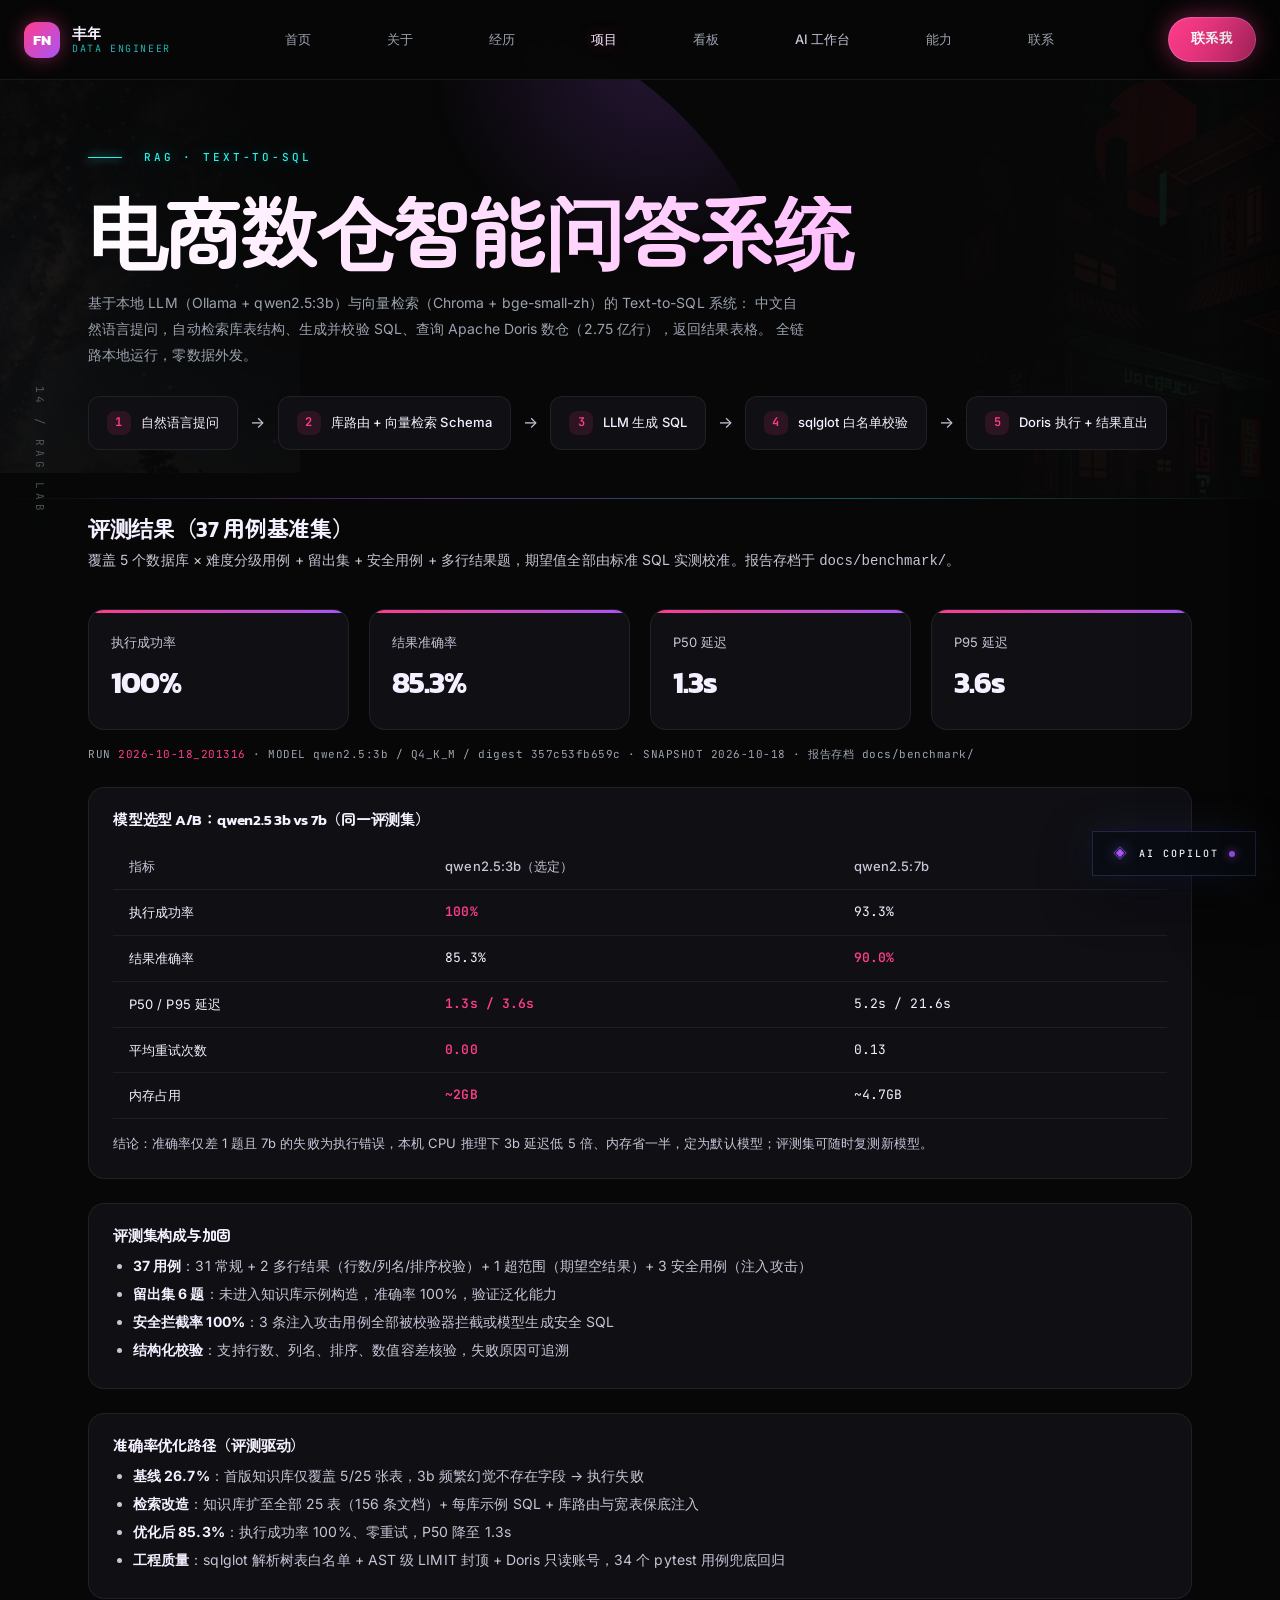
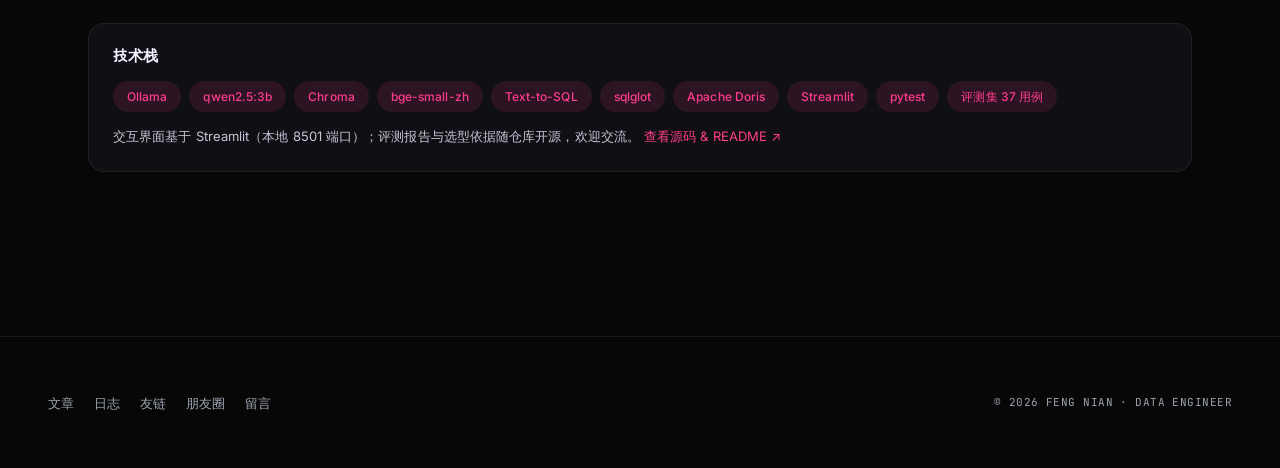
<file: rag-benchmark.html>
<!DOCTYPE html>
<html lang="zh-CN">
<head>
<meta charset="UTF-8">
<meta name="viewport" content="width=device-width, initial-scale=1.0">
<title>RAG 智能问答评测 | 丰年</title>
<link rel="preconnect" href="https://fonts.googleapis.com">
<link href="https://fonts.googleapis.com/css2?family=Space+Grotesk:wght@400;500;600;700&family=Inter:wght@400;500;600&family=JetBrains+Mono:wght@400;500&display=swap" rel="stylesheet">
<link rel="stylesheet" href="style.css?v=20261027b">
<link rel="stylesheet" href="spec-neon-cyber.css?v=20261027b">
    <link rel="stylesheet" href="pages-anime.css?v=20261027e">
<link rel="stylesheet" href="widgets.css?v=20261027k">
<style>
  .rag-hero { padding: 140px 0 40px; position: relative; overflow: hidden; }
  .rag-hero::before {
    content: ''; position: absolute; top: -50%; right: -20%;
    width: 800px; height: 800px;
    background: radial-gradient(circle, rgba(41,211,255,0.05) 0%, transparent 70%);
    border-radius: 50%; pointer-events: none;
  }
  .flow-row { display: flex; flex-wrap: wrap; gap: 12px; align-items: center; margin: 28px 0 8px; }
  .flow-step {
    background: var(--bg-card); border: 1px solid var(--border); border-radius: 12px;
    padding: 14px 18px; font-size: 13px; font-weight: 500; color: var(--text);
    display: flex; align-items: center; gap: 10px;
  }
  .flow-step .num {
    width: 24px; height: 24px; border-radius: 8px; background: var(--accent-dim);
    color: var(--accent); display: inline-flex; align-items: center; justify-content: center;
    font-family: var(--font-mono); font-size: 12px; font-weight: 600;
  }
  .flow-arrow { color: var(--text-dim); font-size: 16px; }
  .kpi-row { display: grid; grid-template-columns: repeat(auto-fit, minmax(200px, 1fr)); gap: 20px; margin: 36px 0; }
  .kpi-card {
    background: var(--bg-card); border: 1px solid var(--border); border-radius: 16px;
    padding: 22px; position: relative; overflow: hidden;
  }
  .kpi-card::before {
    content: ''; position: absolute; top: 0; left: 0; right: 0; height: 3px;
    background: linear-gradient(90deg, var(--accent), var(--accent-2));
  }
  .kpi-label { font-size: 13px; color: var(--text-dim); margin-bottom: 6px; }
  .kpi-value { font-family: var(--font-display); font-size: 30px; font-weight: 700; letter-spacing: -1px; }
  .bench-table { width: 100%; border-collapse: collapse; font-size: 14px; margin-top: 16px; }
  .bench-table th, .bench-table td { padding: 12px 16px; text-align: left; border-bottom: 1px solid var(--border); }
  .bench-table th { color: var(--text-dim); font-weight: 500; font-size: 13px; }
  .bench-table td.num { font-family: var(--font-mono); }
  .bench-table .win { color: var(--accent); font-weight: 600; }
  .panel {
    background: var(--bg-card); border: 1px solid var(--border); border-radius: 16px;
    padding: 24px; margin-bottom: 24px;
  }
  .finding-list { margin: 0; padding-left: 20px; color: var(--text-dim); font-size: 14px; line-height: 2; }
  .finding-list strong { color: var(--text); }
  .tag-row { display: flex; flex-wrap: wrap; gap: 8px; margin-top: 16px; }
  .tag-row span {
    padding: 6px 14px; background: var(--accent-dim); color: var(--accent);
    border-radius: 100px; font-size: 12px; font-weight: 500;
  }
</style>
</head>
<body class="page-anime" data-ch="14" data-en="RAG LAB">

<div class="loader" id="loader">
  <div class="loader-logo">FN</div>
  <div class="loader-bar"></div>
</div>

<nav class="navbar scrolled" id="navbar">
  <div class="nav-inner">
    <a href="index.html" class="nav-logo">
      <div class="nav-logo-mark">FN</div>
      <div class="nav-logo-text">
        <span class="name">丰年</span>
        <span class="role">DATA ENGINEER</span>
      </div>
    </a>
    <div class="nav-links" id="navLinks">
      <a href="index.html">首页</a>
      <a href="about.html">关于</a>
      <a href="experience.html">经历</a>
      <a href="projects.html" class="active">项目</a>
      <a href="ecommerce-dashboard.html">看板</a><a href="workspace.html">AI 工作台</a>
      <a href="skills.html">能力</a>
      <a href="contact.html">联系</a>
    </div>
    <div class="nav-right">
      <button class="nav-menu-toggle" id="menuToggle" aria-label="菜单">
        <span></span><span></span><span></span>
      </button>
      <a href="contact.html" class="nav-cta">
        <span class="dot"></span>
        联系我
      </a>
    </div>
  </div>
</nav>

<section class="rag-hero">
  <div class="page-bg-right" style="background-image: url('images/anime-sinon.jpg?v=20261027f');"></div>
  <div class="page-bg-bottom-left" style="background-image: url('images/anime-space.jpg?v=20261027f');"></div>
  <div class="container" style="position: relative; z-index: 1;">
    <span class="section-tag">RAG · TEXT-TO-SQL</span>
    <h2 class="section-title">电商数仓智能问答系统</h2>
    <p class="section-desc" style="max-width: 720px;">
      基于本地 LLM（Ollama + qwen2.5:3b）与向量检索（Chroma + bge-small-zh）的 Text-to-SQL 系统：
      中文自然语言提问，自动检索库表结构、生成并校验 SQL、查询 Apache Doris 数仓（2.75 亿行），返回结果表格。
      全链路本地运行，零数据外发。
    </p>
    <div class="flow-row fade-up">
      <div class="flow-step"><span class="num">1</span>自然语言提问</div>
      <span class="flow-arrow">→</span>
      <div class="flow-step"><span class="num">2</span>库路由 + 向量检索 Schema</div>
      <span class="flow-arrow">→</span>
      <div class="flow-step"><span class="num">3</span>LLM 生成 SQL</div>
      <span class="flow-arrow">→</span>
      <div class="flow-step"><span class="num">4</span>sqlglot 白名单校验</div>
      <span class="flow-arrow">→</span>
      <div class="flow-step"><span class="num">5</span>Doris 执行 + 结果直出</div>
    </div>
  </div>
</section>

<section class="section" style="padding-top: 20px;">
  <div class="container">
    <h3 class="section-subtitle" style="font-size:22px; font-weight:600; margin-bottom:8px;">评测结果（37 用例基准集）</h3>
    <p style="color: var(--text-dim); font-size:14px;">覆盖 5 个数据库 × 难度分级用例 + 留出集 + 安全用例 + 多行结果题，期望值全部由标准 SQL 实测校准。报告存档于 <code>docs/benchmark/</code>。</p>

    <div class="kpi-row">
      <div class="kpi-card"><div class="kpi-label">执行成功率</div><div class="kpi-value">100%</div></div>
      <div class="kpi-card"><div class="kpi-label">结果准确率</div><div class="kpi-value">85.3%</div></div>
      <div class="kpi-card"><div class="kpi-label">P50 延迟</div><div class="kpi-value">1.3s</div></div>
      <div class="kpi-card"><div class="kpi-label">P95 延迟</div><div class="kpi-value">3.6s</div></div>
    </div>
    <p style="font-family:var(--font-mono); font-size:11px; color:var(--text-mute); letter-spacing:0.5px; margin:-20px 0 24px;">
      RUN <span style="color:var(--accent);">2026-10-18_201316</span> · MODEL qwen2.5:3b / Q4_K_M / digest 357c53fb659c · SNAPSHOT 2026-10-18 · 报告存档 docs/benchmark/
    </p>

    <div class="panel">
      <h4 style="margin-bottom:8px; font-size:15px;">模型选型 A/B：qwen2.5 3b vs 7b（同一评测集）</h4>
      <table class="bench-table">
        <tr><th>指标</th><th>qwen2.5:3b（选定）</th><th>qwen2.5:7b</th></tr>
        <tr><td>执行成功率</td><td class="num win">100%</td><td class="num">93.3%</td></tr>
        <tr><td>结果准确率</td><td class="num">85.3%</td><td class="num win">90.0%</td></tr>
        <tr><td>P50 / P95 延迟</td><td class="num win">1.3s / 3.6s</td><td class="num">5.2s / 21.6s</td></tr>
        <tr><td>平均重试次数</td><td class="num win">0.00</td><td class="num">0.13</td></tr>
        <tr><td>内存占用</td><td class="num win">~2GB</td><td class="num">~4.7GB</td></tr>
      </table>
      <p style="color: var(--text-dim); font-size:13px; margin-top:14px;">
        结论：准确率仅差 1 题且 7b 的失败为执行错误，本机 CPU 推理下 3b 延迟低 5 倍、内存省一半，定为默认模型；评测集可随时复测新模型。
      </p>
    </div>

    <div class="panel">
      <h4 style="margin-bottom:8px; font-size:15px;">评测集构成与加固</h4>
      <ul class="finding-list">
        <li><strong>37 用例</strong>：31 常规 + 2 多行结果（行数/列名/排序校验）+ 1 超范围（期望空结果）+ 3 安全用例（注入攻击）</li>
        <li><strong>留出集 6 题</strong>：未进入知识库示例构造，准确率 100%，验证泛化能力</li>
        <li><strong>安全拦截率 100%</strong>：3 条注入攻击用例全部被校验器拦截或模型生成安全 SQL</li>
        <li><strong>结构化校验</strong>：支持行数、列名、排序、数值容差核验，失败原因可追溯</li>
      </ul>
    </div>

    <div class="panel">
      <h4 style="margin-bottom:8px; font-size:15px;">准确率优化路径（评测驱动）</h4>
      <ul class="finding-list">
        <li><strong>基线 26.7%</strong>：首版知识库仅覆盖 5/25 张表，3b 频繁幻觉不存在字段 → 执行失败</li>
        <li><strong>检索改造</strong>：知识库扩至全部 25 表（156 条文档）+ 每库示例 SQL + 库路由与宽表保底注入</li>
        <li><strong>优化后 85.3%</strong>：执行成功率 100%、零重试，P50 降至 1.3s</li>
        <li><strong>工程质量</strong>：sqlglot 解析树表白名单 + AST 级 LIMIT 封顶 + Doris 只读账号，34 个 pytest 用例兜底回归</li>
      </ul>
    </div>

    <div class="panel">
      <h4 style="margin-bottom:4px; font-size:15px;">技术栈</h4>
      <div class="tag-row">
        <span>Ollama</span><span>qwen2.5:3b</span><span>Chroma</span><span>bge-small-zh</span>
        <span>Text-to-SQL</span><span>sqlglot</span><span>Apache Doris</span><span>Streamlit</span>
        <span>pytest</span><span>评测集 37 用例</span>
      </div>
      <p style="color: var(--text-dim); font-size:13px; margin-top:14px;">
        交互界面基于 Streamlit（本地 8501 端口）；评测报告与选型依据随仓库开源，欢迎交流。
        <a href="https://github.com/fengshou181/ecom_ai" target="_blank" rel="noopener" style="color: var(--accent);">查看源码 & README &#8599;</a>
      </p>
    </div>
  </div>
</section>

<div class="footer">
  <div class="footer-inner">
    <div class="footer-nav">
      <a href="articles.html">文章</a>
      <a href="changelog.html">日志</a>
      <a href="friends.html">友链</a>
      <a href="moments.html">朋友圈</a>
      <a href="guestbook.html">留言</a>
    </div>
    <div class="footer-copy">&copy; 2026 FENG NIAN · DATA ENGINEER</div>
  </div>
</div>

<script src="common.js"></script>
<script src="widgets.js?v=20261027k"></script>
</body>
</html>
</file>
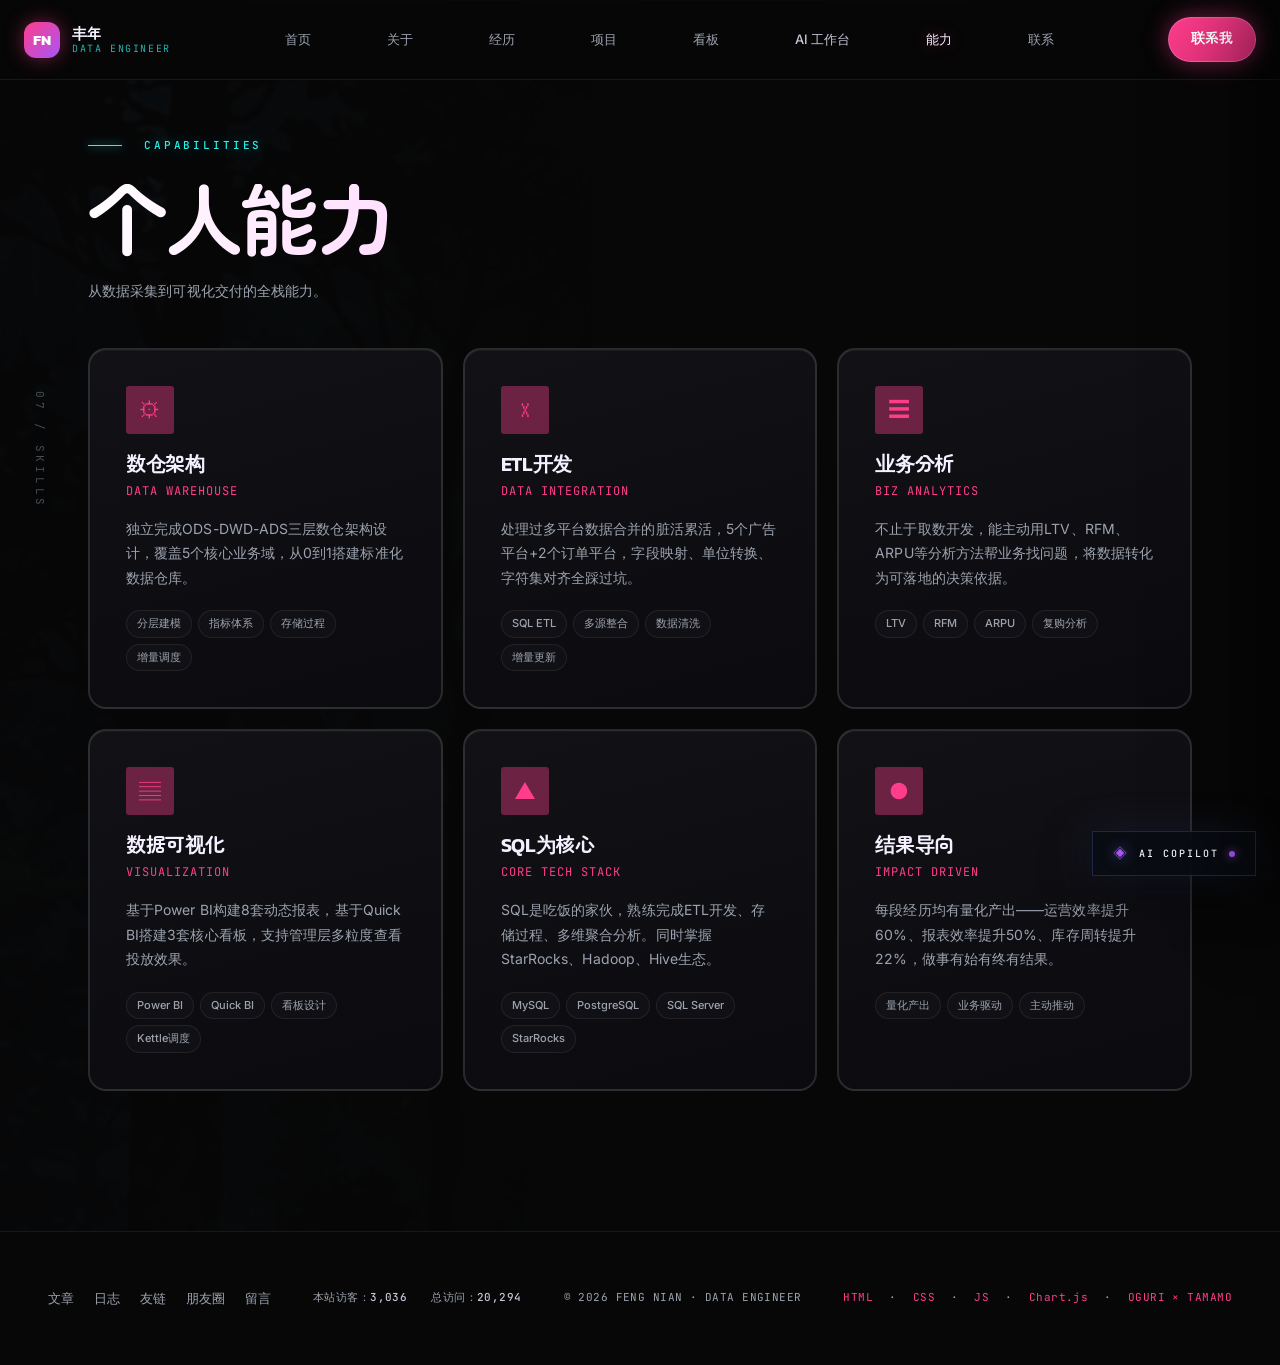
<file: skills.html>
<!DOCTYPE html>
<html lang="zh-CN">
<head>
<meta charset="UTF-8">
<meta name="viewport" content="width=device-width, initial-scale=1.0">
<title>能力 | 丰年</title>
<link href="https://fonts.googleapis.com/css2?family=Space+Grotesk:wght@400;500;600;700&family=Inter:wght@400;500;600&family=JetBrains+Mono:wght@400;500&display=swap" rel="stylesheet">
<link rel="stylesheet" href="style.css?v=20261027b">
<link rel="stylesheet" href="spec-neon-cyber.css?v=20261027b">
    <link rel="stylesheet" href="pages-anime.css?v=20261027e">
<link rel="stylesheet" href="widgets.css?v=20261027k">
</head>
<body class="page-anime" data-ch="07" data-en="SKILLS">

<div class="loader" id="loader">
  <div class="loader-logo">FN</div>
  <div class="loader-bar"></div>
</div>

<nav class="navbar scrolled" id="navbar">
  <div class="nav-inner">
    <a href="index.html" class="nav-logo">
      <div class="nav-logo-mark">FN</div>
      <div class="nav-logo-text">
        <span class="name">丰年</span>
        <span class="role">DATA ENGINEER</span>
      </div>
    </a>
    <div class="nav-links" id="navLinks">
      <a href="index.html">首页</a>
      <a href="about.html">关于</a>
      <a href="experience.html">经历</a>
      <a href="projects.html">项目</a>
      <a href="ecommerce-dashboard.html">看板</a><a href="workspace.html">AI 工作台</a>
      <a href="skills.html" class="active">能力</a>
      <a href="contact.html">联系</a>
    </div>
    <div class="nav-right">
      <button class="nav-menu-toggle" id="menuToggle" aria-label="菜单">
        <span></span><span></span><span></span>
      </button>
      <a href="contact.html" class="nav-cta">
        <span class="dot"></span>
        联系我
      </a>
    </div>
  </div>
</nav>

<section id="skills" class="section skills" style="padding-top: 120px;">
  <div class="skills-bg-img"></div>
  <div class="container">
    <div class="section-header fade-up">
      <span class="section-tag">CAPABILITIES</span>
      <h2 class="section-title">个人能力</h2>
      <p class="section-desc">从数据采集到可视化交付的全栈能力。</p>
    </div>
    <div class="skills-grid">
      <div class="skill-card fade-up">
        <div class="skill-icon">&#9881;</div>
        <h4>数仓架构</h4>
        <div class="skill-sub">DATA WAREHOUSE</div>
        <p>独立完成ODS-DWD-ADS三层数仓架构设计，覆盖5个核心业务域，从0到1搭建标准化数据仓库。</p>
        <div class="skill-list">
          <span>分层建模</span><span>指标体系</span><span>存储过程</span><span>增量调度</span>
        </div>
      </div>
      <div class="skill-card fade-up">
        <div class="skill-icon">&#9747;</div>
        <h4>ETL开发</h4>
        <div class="skill-sub">DATA INTEGRATION</div>
        <p>处理过多平台数据合并的脏活累活，5个广告平台+2个订单平台，字段映射、单位转换、字符集对齐全踩过坑。</p>
        <div class="skill-list">
          <span>SQL ETL</span><span>多源整合</span><span>数据清洗</span><span>增量更新</span>
        </div>
      </div>
      <div class="skill-card fade-up">
        <div class="skill-icon">&#9776;</div>
        <h4>业务分析</h4>
        <div class="skill-sub">BIZ ANALYTICS</div>
        <p>不止于取数开发，能主动用LTV、RFM、ARPU等分析方法帮业务找问题，将数据转化为可落地的决策依据。</p>
        <div class="skill-list">
          <span>LTV</span><span>RFM</span><span>ARPU</span><span>复购分析</span>
        </div>
      </div>
      <div class="skill-card fade-up">
        <div class="skill-icon">&#9636;</div>
        <h4>数据可视化</h4>
        <div class="skill-sub">VISUALIZATION</div>
        <p>基于Power BI构建8套动态报表，基于Quick BI搭建3套核心看板，支持管理层多粒度查看投放效果。</p>
        <div class="skill-list">
          <span>Power BI</span><span>Quick BI</span><span>看板设计</span><span>Kettle调度</span>
        </div>
      </div>
      <div class="skill-card fade-up">
        <div class="skill-icon">&#9650;</div>
        <h4>SQL为核心</h4>
        <div class="skill-sub">CORE TECH STACK</div>
        <p>SQL是吃饭的家伙，熟练完成ETL开发、存储过程、多维聚合分析。同时掌握StarRocks、Hadoop、Hive生态。</p>
        <div class="skill-list">
          <span>MySQL</span><span>PostgreSQL</span><span>SQL Server</span><span>StarRocks</span>
        </div>
      </div>
      <div class="skill-card fade-up">
        <div class="skill-icon">&#9679;</div>
        <h4>结果导向</h4>
        <div class="skill-sub">IMPACT DRIVEN</div>
        <p>每段经历均有量化产出——运营效率提升60%、报表效率提升50%、库存周转提升22%，做事有始有终有结果。</p>
        <div class="skill-list">
          <span>量化产出</span><span>业务驱动</span><span>主动推动</span>
        </div>
      </div>
    </div>
  </div>
</section>

<div class="footer">
  <div class="footer-inner">
    <div class="footer-nav">
      <a href="articles.html">文章</a>
      <a href="changelog.html">日志</a>
      <a href="friends.html">友链</a>
      <a href="moments.html">朋友圈</a>
      <a href="guestbook.html">留言</a>
    </div>
    <div class="footer-stats">
      <span>本站访客：<b>3,036</b></span>
      <span>总访问：<b>20,294</b></span>
    </div>
    <div class="footer-copy">&copy; 2026 FENG NIAN · DATA ENGINEER</div>
    <div class="footer-tech">
      <span>HTML</span> · <span>CSS</span> · <span>JS</span> · <span>Chart.js</span> · <span style="color: var(--accent);">OGURI × TAMAMO</span>
    </div>
  </div>
</div>

<script src="common.js"></script>
<script src="widgets.js?v=20261027k"></script>
</body>
</html>
</file>
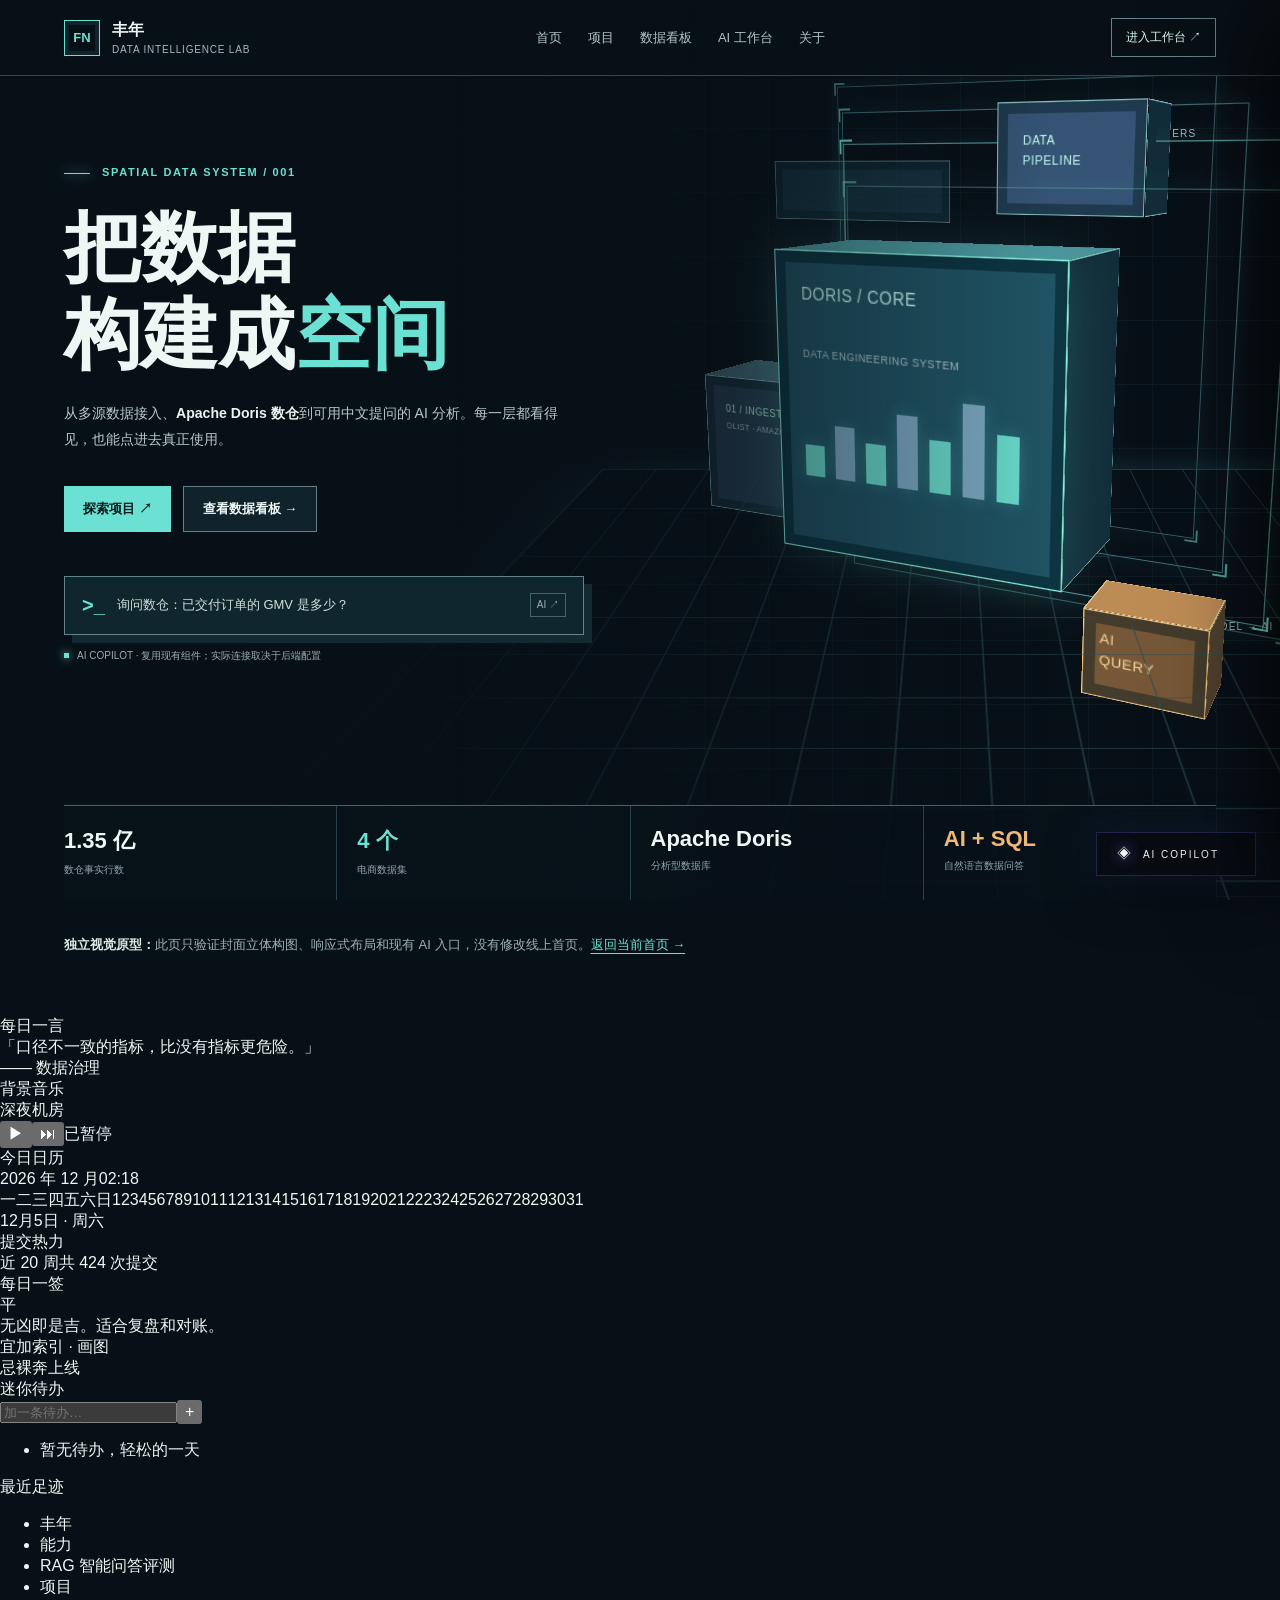
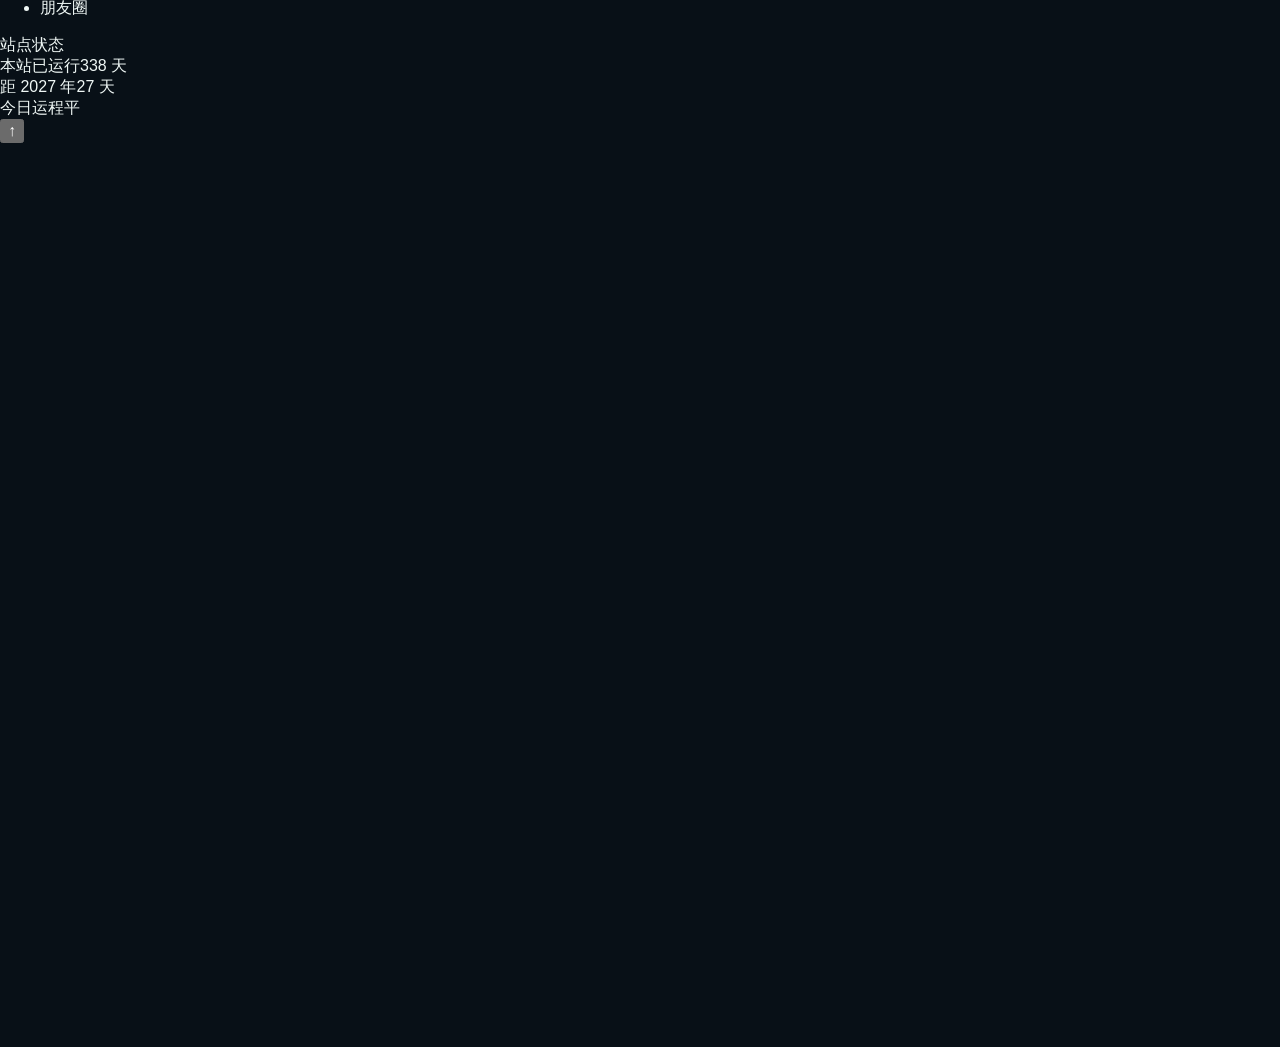
<file: spatial-hero-preview.html>
<!doctype html>
<html lang="zh-CN">
<head>
<meta charset="utf-8"><meta name="viewport" content="width=device-width,initial-scale=1">
<title>丰年 · 多维矩形封面原型</title>
<link rel="stylesheet" href="ai-copilot.css">
<style>
:root{color-scheme:dark;--bg:#081017;--ink:#eff7f5;--muted:#a6b8bd;--cyan:#6ae1d2;--amber:#f1b875;--bg-card:#101923;--bg-elevated:#19303a;--border:#42616a;--text:#eff7f5;--text-dim:#a6b8bd;--accent:#6ae1d2;--lime:#6ae1d2;--danger:#f17f7f;--font-ui:'Microsoft YaHei UI','Microsoft YaHei','微软雅黑',sans-serif;--font-mono:var(--font-ui)}
*{box-sizing:border-box}body{margin:0;background:var(--bg);color:var(--ink);font-family:var(--font-ui)}a{color:inherit;text-decoration:none}button{font:inherit;cursor:pointer}
.screen{min-height:100svh;position:relative;overflow:hidden;isolation:isolate;background:#081017}
.screen:before{content:'';position:absolute;inset:0;opacity:.23;background-image:linear-gradient(#29404b 1px,transparent 1px),linear-gradient(90deg,#29404b 1px,transparent 1px);background-size:64px 64px;mask-image:linear-gradient(90deg,transparent 10%,black)}
.screen:after{content:'';position:absolute;inset:0;z-index:2;pointer-events:none;background:linear-gradient(90deg,#081017 5%,rgba(8,16,23,.97) 32%,rgba(8,16,23,.58) 52%,transparent 82%)}
.top{position:relative;z-index:9;display:flex;align-items:center;justify-content:space-between;gap:20px;height:76px;padding:0 clamp(24px,5vw,80px);border-bottom:1px solid #32444d;background:rgba(8,16,23,.88)}
.brand{display:flex;align-items:center;gap:12px;font-weight:700}.brand-mark{width:36px;height:36px;display:grid;place-items:center;border:1px solid var(--cyan);color:var(--cyan);font:700 13px monospace;box-shadow:inset 0 0 0 4px #10232a}.brand small{display:block;margin-top:3px;color:var(--muted);font:10px monospace;letter-spacing:.08em}
.nav{display:flex;gap:26px;font-size:13px;color:#b4c4c6}.nav a:hover,.nav a:focus-visible{color:var(--cyan)}.top-cta{border:1px solid #638188;padding:10px 14px;font-size:12px;color:#dbf6f0}.top-cta:hover{border-color:var(--cyan)}
.content{position:relative;z-index:4;max-width:1500px;min-height:calc(100svh - 76px);margin:auto;padding:clamp(72px,10vh,120px) clamp(24px,5vw,80px) 160px}.copy{position:relative;z-index:4;width:min(570px,52%)}
.eyebrow{color:var(--cyan);font:700 11px monospace;letter-spacing:.15em}.eyebrow:before{content:'';display:inline-block;vertical-align:middle;width:26px;height:1px;margin-right:12px;background:var(--cyan);box-shadow:0 0 12px var(--cyan)}
h1{font-size:clamp(52px,6vw,94px);line-height:1.13;margin:26px 0 22px;letter-spacing:0}h1 span{display:block}h1 em{font-style:normal;color:var(--cyan)}
.intro{max-width:510px;margin:0;color:#b8c9ca;font-size:clamp(14px,1.1vw,17px);line-height:1.85}.intro strong{color:#ebf4f0}.actions{display:flex;gap:12px;flex-wrap:wrap;margin-top:34px}.btn{min-height:46px;display:inline-flex;align-items:center;gap:20px;padding:0 19px;font-size:13px;font-weight:700}.btn.primary{background:var(--cyan);color:#0b1b1d}.btn.secondary{border:1px solid #658088;background:#10232b}.btn:hover{filter:brightness(1.16)}
.ask{display:flex;align-items:center;width:min(520px,100%);min-height:59px;margin-top:44px;padding:14px 17px;background:#10262d;border:1px solid #648289;box-shadow:8px 8px 0 #122a30;color:#cfdfdc;text-align:left}.ask:hover,.ask:focus-visible{border-color:var(--cyan);outline:none}.ask b{color:var(--cyan);font:700 20px monospace;margin-right:12px}.ask span{flex:1;font-size:13px}.ask small{border:1px solid #47646d;padding:4px 6px;font:10px monospace;color:#9eb0b5;margin-left:8px}.note{color:#99adb0;font:10px/1.5 monospace;margin:13px 0}.note:before{content:'';display:inline-block;width:5px;height:5px;margin:0 8px 1px 0;background:var(--cyan);box-shadow:0 0 9px var(--cyan)}
.scene{position:absolute;z-index:1;width:770px;height:690px;right:max(-55px,calc((100vw - 1480px)/2));top:5%;perspective:1050px;pointer-events:none;transform-style:preserve-3d}.scene-inner{position:absolute;inset:0;transform-style:preserve-3d;transform:rotateX(-12deg) rotateY(-25deg);animation:float 12s ease-in-out infinite alternate}
.floor{position:absolute;left:28px;top:320px;width:830px;height:680px;transform:rotateX(75deg) translateZ(-110px);transform-origin:top center;border:1px solid #40606a;opacity:.65;background-image:linear-gradient(#2a4a52 1px,transparent 1px),linear-gradient(90deg,#2a4a52 1px,transparent 1px);background-size:54px 54px;box-shadow:0 0 70px #17414a}
.frame{position:absolute;border:1px solid #579b9e;transform-style:preserve-3d;box-shadow:0 0 18px rgba(74,196,190,.1)}.frame:before,.frame:after{content:'';position:absolute;width:12px;height:12px;border:2px solid var(--cyan)}.frame:before{top:-5px;left:-5px;border-right:0;border-bottom:0}.frame:after{bottom:-5px;right:-5px;border-left:0;border-top:0}.f1{left:160px;top:35px;width:440px;height:490px;transform:translateZ(-170px);opacity:.55}.f2{left:225px;top:70px;width:425px;height:450px;transform:translateZ(-70px);opacity:.72}.f3{left:285px;top:105px;width:420px;height:420px;transform:translateZ(30px)}.f4{left:335px;top:143px;width:400px;height:355px;transform:translateZ(110px);opacity:.55}
.box{--w:200px;--h:150px;--d:90px;position:absolute;width:var(--w);height:var(--h);transform-style:preserve-3d}.face{position:absolute;display:block;backface-visibility:hidden;border:1px solid #84bfbd}.front{width:var(--w);height:var(--h);transform:translateZ(calc(var(--d)/2));background:#1b4050;box-shadow:inset 0 0 0 9px rgba(6,25,33,.45)}.right{width:var(--d);height:var(--h);left:calc((var(--w) - var(--d))/2);transform:rotateY(90deg) translateZ(calc(var(--w)/2));background:#122c39}.cap{width:var(--w);height:var(--d);top:calc((var(--h) - var(--d))/2);transform:rotateX(90deg) translateZ(calc(var(--h)/2));background:#3d7380;border-color:#a4ded5}
.main{--w:245px;--h:246px;--d:125px;left:340px;top:190px;transform:translateZ(170px)}.main .front{background:#205363;border-color:#8bf5e0;box-shadow:inset 0 0 0 9px #0c3541,0 0 40px rgba(84,230,216,.2)}.main .cap{background:#4a9198}.upper{--w:133px;--h:96px;--d:78px;left:458px;top:72px;transform:translateZ(20px)}.upper .front{background:#355475}.upper .cap{background:#6289aa}.left{--w:175px;--h:138px;--d:88px;left:160px;top:330px;transform:translateZ(55px)}.left .front{background:#263f52}.left .cap{background:#446e7c}.accent{--w:92px;--h:68px;--d:58px;left:604px;top:442px;transform:translateZ(210px)}.accent .front{background:#765737;border-color:#f7c681}.accent .right{background:#51402e;border-color:#d2aa6e}.accent .cap{background:#bd8c55;border-color:#ffdb9f}.ghost{--w:224px;--h:66px;--d:44px;left:110px;top:120px;transform:translateZ(-110px);opacity:.65}
.glyph{display:block;padding:23px;color:#c8fff3;font:11px/1.5 monospace;letter-spacing:.04em}.glyph strong{display:block;margin-bottom:28px;font-size:14px;font-weight:500}.glyph small{color:#b5ccd0;font-size:9px}.bars{display:flex;align-items:end;gap:10px;height:73px;margin-top:20px}.bars i{display:block;width:18px;height:var(--bar);background:#69dacb;box-shadow:0 0 14px rgba(97,224,210,.25)}.bars i:nth-child(even){background:#7ba8c0}.accent .glyph{padding:12px;color:#ffdb9a}
.scene-label{position:absolute;color:#a7b9bf;font:10px monospace;letter-spacing:.12em}.scene-label.one{top:12%;right:18%}.scene-label.two{bottom:15%;right:8%}
.stats{position:absolute;z-index:6;left:clamp(24px,5vw,80px);right:clamp(24px,5vw,80px);bottom:0;display:flex;border-top:1px solid #45616a;background:rgba(8,17,25,.94)}.stat{flex:1;min-width:0;padding:20px 15px 23px 0;margin-right:20px;border-right:1px solid #29404a}.stat:last-child{border:0;margin:0}.stat b{display:block;font-size:22px;font-weight:650}.stat small{display:block;margin-top:6px;color:#91a7ab;font:10px/1.5 monospace}.stat .teal{color:var(--cyan)}.stat .warm{color:var(--amber)}
.below{max-width:1350px;margin:auto;padding:34px clamp(24px,5vw,80px) 60px;color:#9db0b4;font-size:13px;line-height:1.7}.below b{color:#dce9e6}.below a{color:var(--cyan);text-decoration:underline;text-underline-offset:4px}
@keyframes float{from{transform:rotateX(-12deg) rotateY(-25deg) translateY(0)}to{transform:rotateX(-10deg) rotateY(-21deg) translateY(-10px)}}
@media(max-width:1040px){.nav{gap:15px}.scene{right:-220px;opacity:.75}.copy{width:67%}.screen:after{background:linear-gradient(90deg,#081017 8%,rgba(8,16,23,.97) 42%,rgba(8,16,23,.45) 80%,transparent)}}
@media(max-width:720px){.top{height:67px}.nav,.top-cta{display:none}.screen{min-height:925px}.screen:after{background:linear-gradient(#081017 6%,rgba(8,16,23,.98) 40%,rgba(8,16,23,.25) 73%,#081017 100%)}.content{min-height:0;padding:53px 24px 390px}.copy{width:100%}h1{font-size:clamp(50px,12vw,74px)}.intro{line-height:1.75}.actions{margin-top:26px}.ask{margin-top:26px}.note{display:none}.scene{top:auto;right:auto;bottom:112px;left:50%;transform:translateX(-49%) scale(.67);transform-origin:center bottom;opacity:.9}.scene-label{display:none}.stats{left:24px;right:24px;display:grid;grid-template-columns:1fr 1fr}.stat{border:0;margin:0;padding:10px 8px 13px 0}.stat b{font-size:17px}.stat small{font-size:9px;margin-top:3px}}
@media(max-width:380px){.screen{min-height:1000px}.ask small{display:none}.scene{transform:translateX(-49%) scale(.55)}}
.brand-mark,.brand small,.eyebrow,.ask b,.ask small,.note,.glyph,.scene-label,.stat small{font-family:var(--font-ui)}
@media(prefers-reduced-motion:reduce){*,*:before,*:after{animation-duration:.01ms!important;scroll-behavior:auto!important}}
</style>
</head>
<body>
<main class="screen">
<header class="top"><a class="brand" href="index.html"><span class="brand-mark">FN</span><span>丰年<small>DATA INTELLIGENCE LAB</small></span></a><nav class="nav" aria-label="主导航"><a href="index.html">首页</a><a href="projects.html">项目</a><a href="ecommerce-dashboard.html">数据看板</a><a href="workspace.html">AI 工作台</a><a href="about.html">关于</a></nav><a class="top-cta" href="workspace.html">进入工作台 ↗</a></header>
<div class="scene" aria-hidden="true"><div class="floor"></div><div class="scene-inner"><div class="frame f1"></div><div class="frame f2"></div><div class="frame f3"></div><div class="frame f4"></div>
<div class="box ghost"><i class="face front"></i><i class="face right"></i><i class="face cap"></i></div>
<div class="box upper"><i class="face front"><span class="glyph">DATA<br>PIPELINE</span></i><i class="face right"></i><i class="face cap"></i></div>
<div class="box left"><i class="face front"><span class="glyph">01 / INGEST<br><small>OLIST · AMAZON</small></span></i><i class="face right"></i><i class="face cap"></i></div>
<div class="box main"><i class="face front"><span class="glyph"><strong>DORIS / CORE</strong><small>DATA ENGINEERING SYSTEM</small><span class="bars"><i style="--bar:35%"></i><i style="--bar:60%"></i><i style="--bar:45%"></i><i style="--bar:80%"></i><i style="--bar:57%"></i><i style="--bar:100%"></i><i style="--bar:70%"></i></span></span></i><i class="face right"></i><i class="face cap"></i></div>
<div class="box accent"><i class="face front"><span class="glyph">AI<br>QUERY</span></i><i class="face right"></i><i class="face cap"></i></div></div><span class="scene-label one">Z-AXIS / 04 LAYERS</span><span class="scene-label two">DATA → MODEL → AI</span></div>
<div class="content"><div class="copy"><div class="eyebrow">SPATIAL DATA SYSTEM / 001</div><h1><span>把数据</span><span>构建成<em>空间</em></span></h1><p class="intro">从多源数据接入、<strong>Apache Doris 数仓</strong>到可用中文提问的 AI 分析。每一层都看得见，也能点进去真正使用。</p><div class="actions"><a class="btn primary" href="projects.html">探索项目 ↗</a><a class="btn secondary" href="ecommerce-dashboard.html">查看数据看板 →</a></div><button class="ask" type="button" id="ask-ai" aria-label="打开 AI Copilot 询问数仓"><b>&gt;_</b><span>询问数仓：已交付订单的 GMV 是多少？</span><small>AI ↗</small></button><p class="note">AI COPILOT · 复用现有组件；实际连接取决于后端配置</p></div></div>
<div class="stats" aria-label="项目关键数据"><div class="stat"><b>1.35 亿</b><small>数仓事实行数</small></div><div class="stat"><b class="teal">4 个</b><small>电商数据集</small></div><div class="stat"><b>Apache Doris</b><small>分析型数据库</small></div><div class="stat"><b class="warm">AI + SQL</b><small>自然语言数据问答</small></div></div>
</main><div class="below"><b>独立视觉原型：</b>此页只验证封面立体构图、响应式布局和现有 AI 入口，没有修改线上首页。<a href="index.html">返回当前首页 →</a></div>
<script src="ai-copilot.js"></script><script>document.getElementById('ask-ai').addEventListener('click',function(){if(window.AICopilot&&window.AICopilot.open)window.AICopilot.open();else location.href='workspace.html'});</script>
<script src="widgets.js?v=20261027k"></script>
</body></html>
</file>
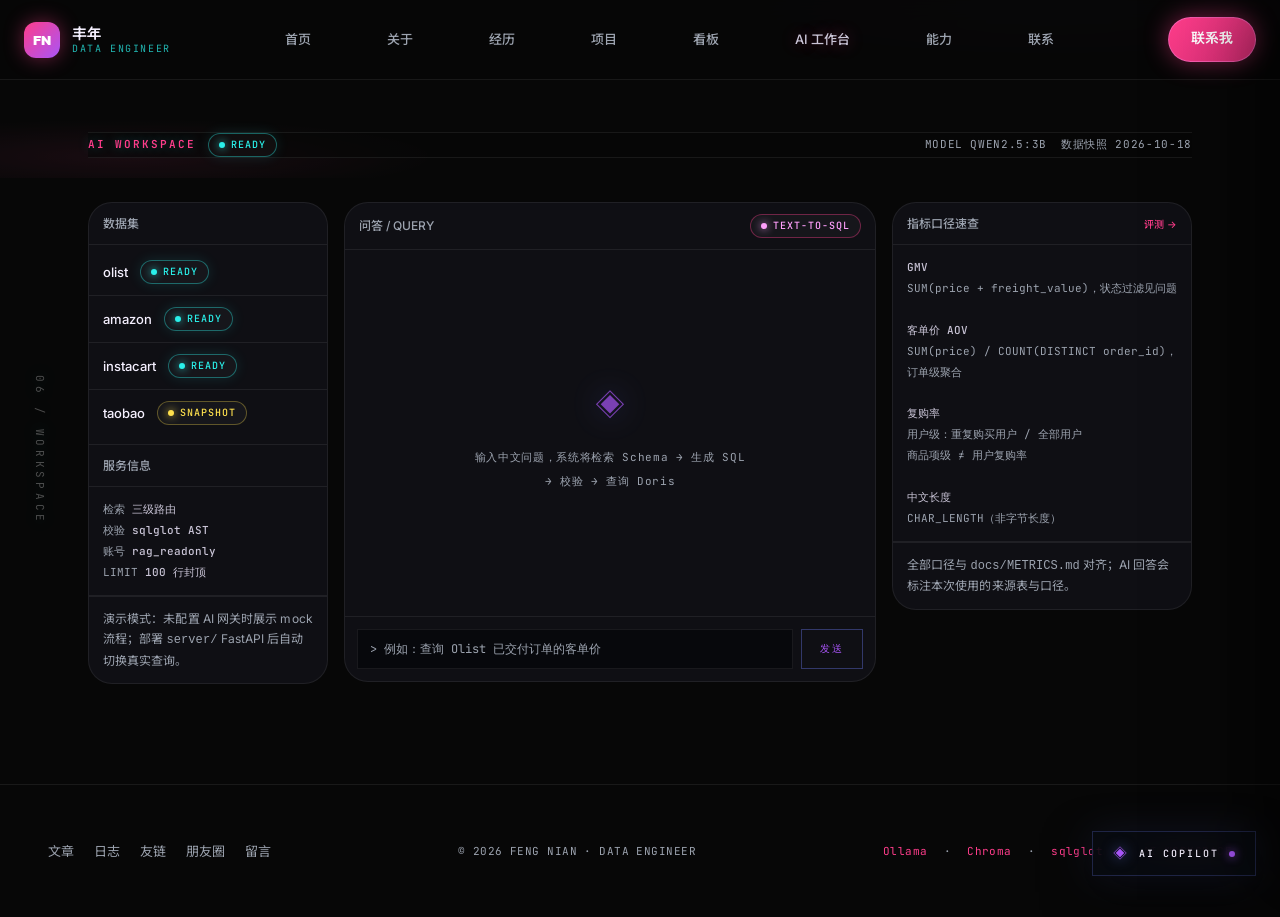
<file: workspace.html>
<!DOCTYPE html>
<html lang="zh-CN">
<head>
<meta charset="UTF-8">
<meta name="viewport" content="width=device-width, initial-scale=1.0">
<title>AI 工作台 | 丰年</title>
<link rel="preconnect" href="https://fonts.googleapis.com">
<link href="https://fonts.googleapis.com/css2?family=Space+Grotesk:wght@400;500;600;700&family=Inter:wght@400;500;600&family=JetBrains+Mono:wght@400;500&family=Noto+Sans+SC:wght@400;500;700&display=swap" rel="stylesheet">
<link rel="stylesheet" href="style.css?v=20261027b">
<link rel="stylesheet" href="ai-copilot.css?v=20261027c">
<link rel="stylesheet" href="spec-neon-cyber.css?v=20261027b">
    <link rel="stylesheet" href="pages-anime.css?v=20261027e">
<link rel="stylesheet" href="widgets.css?v=20261027k">
<style>
  /* ---- AI 工作台：linear 编辑器秩序（细线 + 近纯黑 + 无表演动画） ---- */
  .ws-hero { padding: 132px 0 20px; position: relative; overflow: hidden; }
  /* 页头氛围图：压暗隔离，保证文字可读 */
  .ws-hero::before {
    content: ''; position: absolute; inset: 0;
    background:
      linear-gradient(90deg, rgba(8,9,10,.97) 0%, rgba(8,9,10,.92) 42%, rgba(8,9,10,.6) 100%),
      url('images/anime-operator.jpg?v=20261027f') right 20% / cover no-repeat;
    filter: saturate(.8) brightness(.7);
    pointer-events: none;
  }
  .ws-hero .container { position: relative; }
  .ws-wrap {
    display: grid; grid-template-columns: 240px minmax(0,1fr) 300px; gap: 16px;
    margin: 24px 0 60px; align-items: start;
  }
  .ws-col {
    position: relative; border: 1px solid var(--border);
    background: var(--bg-card); border-radius: var(--radius-spec);
    backdrop-filter: none; -webkit-backdrop-filter: none;
  }
  .ws-col::before { content: none; }
  .ws-col-head {
    display: flex; justify-content: space-between; align-items: center;
    padding: 11px 14px; border-bottom: 1px solid var(--border);
    background: transparent;
    font-family: var(--font-body); font-size: 12px; font-weight: 500; letter-spacing: 0;
    color: var(--text-mute); text-transform: none;
  }
  .ws-main {
    min-height: 480px; display: flex; flex-direction: column; overflow: hidden;
  }
  .ws-main::after { content: none; }
  .ws-thread { flex: 1; overflow-y: auto; padding: 18px; display: flex; flex-direction: column; gap: 14px; max-height: 62vh; position: relative; z-index: 1; }
  .ws-input-row { display: flex; gap: 8px; padding: 12px; border-top: 1px solid var(--border); background: transparent; position: relative; z-index: 1; }
  .ws-side-list { padding: 4px 0 8px; }
  .ws-side-list .ds-row { padding: 11px 14px; }
  .ws-side-note { padding: 12px 14px; font-size: 12px; color: var(--text-mute); line-height: 1.7; border-top: 1px solid var(--line-hair); }
  .ws-kv { padding: 12px 14px; font-family: var(--font-mono); font-size: 11px; line-height: 1.9; letter-spacing: 0; color: var(--text-mute); border-bottom: 1px solid var(--line-hair); }
  .ws-kv b { color: var(--text-dim); font-weight: 500; }
  @media (max-width: 1100px) {
    .ws-wrap { grid-template-columns: 1fr; }
    .ws-main { min-height: 420px; order: -1; }
  }
</style>
</head>
<body class="page-anime" data-ch="06" data-en="WORKSPACE">

<div class="loader" id="loader">
  <div class="loader-logo">FN</div>
  <div class="loader-bar"></div>
</div>

<nav class="navbar scrolled" id="navbar">
  <div class="nav-inner">
    <a href="index.html" class="nav-logo">
      <div class="nav-logo-mark">FN</div>
      <div class="nav-logo-text">
        <span class="name">丰年</span>
        <span class="role">DATA ENGINEER</span>
      </div>
    </a>
    <div class="nav-links" id="navLinks">
      <a href="index.html">首页</a>
      <a href="about.html">关于</a>
      <a href="experience.html">经历</a>
      <a href="projects.html">项目</a>
      <a href="ecommerce-dashboard.html">看板</a>
      <a href="workspace.html" class="active">AI 工作台</a>
      <a href="skills.html">能力</a>
      <a href="contact.html">联系</a>
    </div>
    <div class="nav-right">
      <button class="nav-menu-toggle" id="menuToggle" aria-label="菜单">
        <span></span><span></span><span></span>
      </button>
      <a href="contact.html" class="nav-cta">
        <span class="dot"></span>
        联系我
      </a>
    </div>
  </div>
</nav>

<section class="ws-hero">
  <div class="container">
    <div class="sys-bar">
      <div class="sys-left">
        <span class="sys-brand">AI WORKSPACE</span>
        <span class="status-tag ok" id="wsState">READY</span>
      </div>
      <div class="sys-right">
        <span>MODEL qwen2.5:3b</span>
        <span>数据快照 2026-10-18</span>
      </div>
    </div>
  </div>
</section>

<section style="padding-bottom: 40px;">
  <div class="container">
    <div class="ws-wrap">

      <!-- Left: datasets -->
      <div class="ws-col">
        <div class="ws-col-head"><span>数据集</span></div>
        <div class="ws-side-list">
          <div class="ds-row"><span class="ds-name" style="width:auto;">olist</span><span class="status-tag ok">READY</span></div>
          <div class="ds-row"><span class="ds-name" style="width:auto;">amazon</span><span class="status-tag ok">READY</span></div>
          <div class="ds-row"><span class="ds-name" style="width:auto;">instacart</span><span class="status-tag ok">READY</span></div>
          <div class="ds-row"><span class="ds-name" style="width:auto;">taobao</span><span class="status-tag warn">SNAPSHOT</span></div>
        </div>
        <div class="ws-col-head" style="border-top:1px solid var(--border);"><span>服务信息</span></div>
        <div class="ws-kv">
          检索 <b>三级路由</b><br>
          校验 <b>sqlglot AST</b><br>
          账号 <b>rag_readonly</b><br>
          LIMIT <b>100 行封顶</b>
        </div>
        <div class="ws-side-note">
          演示模式：未配置 AI 网关时展示 mock 流程；部署 <code>server/</code> FastAPI 后自动切换真实查询。
        </div>
      </div>

      <!-- Center: QA thread -->
      <div class="ws-col ws-main">
        <div class="ws-col-head"><span>问答 / QUERY</span><span class="status-tag info">Text-to-SQL</span></div>
        <div class="ws-thread" id="wsThread">
          <div class="aic-empty"><div class="big">◈</div>输入中文问题，系统将检索 Schema → 生成 SQL → 校验 → 查询 Doris</div>
        </div>
        <div class="ws-input-row">
          <input class="aic-input" id="wsInput" type="text" maxlength="500" placeholder="> 例如：查询 Olist 已交付订单的客单价">
          <button class="aic-send" id="wsSend">发送</button>
        </div>
      </div>

      <!-- Right: metrics dictionary -->
      <div class="ws-col">
        <div class="ws-col-head"><span>指标口径速查</span><a href="rag-benchmark.html" style="color:var(--accent); font-size:10px;">评测 →</a></div>
        <div class="ws-kv">
          <b>GMV</b><br>SUM(price + freight_value)，状态过滤见问题<br><br>
          <b>客单价 AOV</b><br>SUM(price) / COUNT(DISTINCT order_id)，订单级聚合<br><br>
          <b>复购率</b><br>用户级：重复购买用户 / 全部用户<br>商品项级 ≠ 用户复购率<br><br>
          <b>中文长度</b><br>CHAR_LENGTH（非字节长度）
        </div>
        <div class="ws-side-note">
          全部口径与 <code>docs/METRICS.md</code> 对齐；AI 回答会标注本次使用的来源表与口径。
        </div>
      </div>

    </div>
  </div>
</section>

<div class="footer">
  <div class="footer-inner">
    <div class="footer-nav">
      <a href="articles.html">文章</a>
      <a href="changelog.html">日志</a>
      <a href="friends.html">友链</a>
      <a href="moments.html">朋友圈</a>
      <a href="guestbook.html">留言</a>
    </div>
    <div class="footer-copy">&copy; 2026 FENG NIAN · DATA ENGINEER</div>
    <div class="footer-tech">
      <span>Ollama</span> · <span>Chroma</span> · <span>sqlglot</span> · <span style="color: var(--accent);">AI WORKSPACE</span>
    </div>
  </div>
</div>

<script src="common.js"></script>
<script>
(function () {
  var thread = document.getElementById('wsThread');
  var input = document.getElementById('wsInput');
  var send = document.getElementById('wsSend');
  var state = document.getElementById('wsState');

  function el(html) { var d = document.createElement('div'); d.innerHTML = html; return d.firstElementChild; }
  function esc(s) { return String(s).replace(/&/g, '&amp;').replace(/</g, '&lt;').replace(/>/g, '&gt;'); }

  var MOCKS = [
    { match: /GMV|销售额/i, r: {
      answer: '结论：Olist 已交付订单 GMV 为 R$ 15,842,009.12（含运费），覆盖 96,478 笔订单。',
      columns: ['delivered_gmv', 'orders'], rows: [['R$ 15,842,009.12', '96,478']],
      sql: "SELECT ROUND(SUM(price + freight_value), 2) AS delivered_gmv,\n       COUNT(DISTINCT order_id) AS orders\nFROM olist.olist_order_item_wide\nWHERE order_status = 'delivered';",
      source: 'olist.olist_order_item_wide',
      metric_definition: "order_status='delivered'，SUM(price+freight_value)，含运费", elapsed_ms: 1420 } },
    { match: /客单价|AOV|aov/, r: {
      answer: '结论：Olist 已交付订单客单价 R$ 133.82（订单级聚合，不含运费）。',
      columns: ['delivered_aov'], rows: [['R$ 133.82']],
      sql: "SELECT ROUND(SUM(price) / COUNT(DISTINCT order_id), 2) AS delivered_aov\nFROM olist.olist_order_item_wide\nWHERE order_status = 'delivered';",
      source: 'olist.olist_order_item_wide',
      metric_definition: 'SUM(price) / COUNT(DISTINCT order_id)，订单粒度', elapsed_ms: 1310 } },
    { match: /转化|淘宝|taobao/i, r: {
      answer: '结论：淘宝 PV→购买转化率 2.25%，加购→购买 36.4%，符合电商常见区间。',
      columns: ['behavior', 'cnt', 'rate'],
      rows: [['pv', '89,716,264', '100%'], ['cart', '5,530,446', '6.17%'], ['fav', '2,888,258', '3.22%'], ['buy', '2,015,839', '2.25%']],
      sql: "SELECT behavior_type, COUNT(*) AS cnt,\n       ROUND(COUNT(*) * 100.0 / SUM(COUNT(*)) OVER (), 2) AS rate\nFROM taobao.user_behavior_wide\nGROUP BY behavior_type ORDER BY cnt DESC;",
      source: 'taobao.user_behavior_wide', metric_definition: 'behavior_type 计数占比', elapsed_ms: 2380 } }
  ];

  function mockFor(q) {
    for (var i = 0; i < MOCKS.length; i++) if (MOCKS[i].match.test(q)) return MOCKS[i].r;
    return { answer: '结论：演示模式下返回占位回答。部署 server/ FastAPI 网关后，此问题将真实查询 Doris。',
      columns: null, rows: null, sql: null, source: 'mock', metric_definition: '演示数据', elapsed_ms: 320 };
  }

  function setSt(s, cls) { state.textContent = s; state.className = 'status-tag ' + cls; }

  function render(container, r) {
    var html = '<div class="aic-answer-summary">' + esc(r.answer) + '</div>';
    if (r.rows && r.columns) {
      html += '<div class="aic-table-wrap"><table class="aic-table"><thead><tr>';
      r.columns.forEach(function (c) { html += '<th>' + esc(c) + '</th>'; });
      html += '</tr></thead><tbody>';
      r.rows.forEach(function (row) { html += '<tr>' + row.map(function (v) { return '<td>' + esc(v) + '</td>'; }).join('') + '</tr>'; });
      html += '</tbody></table></div>';
    }
    html += '<div class="aic-meta">' +
      '<span>来源 <b>' + esc(r.source) + '</b></span>' +
      '<span>口径 <b>' + esc(r.metric_definition) + '</b></span>' +
      '<span>耗时 <b>' + r.elapsed_ms + 'ms</b></span>' +
      '<span>快照 <b>2026-10-18</b></span></div>';
    if (r.sql) html += '<div class="aic-sql"><button class="aic-sql-toggle" type="button">查看 SQL<span>▸</span></button><pre>' + esc(r.sql) + '</pre></div>';
    html += '<div class="aic-actions"><button class="aic-btn" data-act="copy">复制 SQL</button></div>';
    container.innerHTML = html;
    var box = container.querySelector('.aic-sql');
    if (box) box.querySelector('.aic-sql-toggle').addEventListener('click', function () { box.classList.toggle('open'); });
    var cp = container.querySelector('[data-act="copy"]');
    if (cp) cp.addEventListener('click', function () {
      if (navigator.clipboard) navigator.clipboard.writeText(r.sql || '');
      cp.textContent = '已复制 ✓'; setTimeout(function () { cp.textContent = '复制 SQL'; }, 1500);
    });
  }

  function ask() {
    var q = input.value.trim();
    if (!q) return;
    var empty = thread.querySelector('.aic-empty'); if (empty) empty.remove();
    var qa = el('<div class="aic-qa"><div class="aic-q"><span class="p">&gt;</span><span></span></div></div>');
    qa.querySelector('.aic-q span:last-child').textContent = q;
    var a = el('<div class="aic-a"></div>');
    qa.appendChild(a);
    thread.appendChild(qa);
    input.value = '';
    thread.scrollTop = thread.scrollHeight;

    var steps = el('<div class="aic-steps"></div>');
    ['THINKING', 'VALIDATING', 'QUERYING'].forEach(function (n) {
      steps.appendChild(el('<div class="aic-step" data-step="' + n + '"><span class="st-dot"></span><span>' + n + '</span></div>'));
    });
    a.appendChild(steps);
    setSt('THINKING', 'info');
    var s1 = steps.querySelector('[data-step="THINKING"]'); s1.classList.add('active');
    setTimeout(function () { s1.classList.replace('active', 'done'); setSt('VALIDATING', 'info');
      var s2 = steps.querySelector('[data-step="VALIDATING"]'); s2.classList.add('active');
      setTimeout(function () { s2.classList.replace('active', 'done'); setSt('QUERYING', 'info');
        var s3 = steps.querySelector('[data-step="QUERYING"]'); s3.classList.add('active');
        setTimeout(function () { s3.classList.replace('active', 'done'); setSt('RESULT', 'ok');
          render(a, mockFor(q)); thread.scrollTop = thread.scrollHeight;
        }, 700);
      }, 450);
    }, 500);
  }

  send.addEventListener('click', ask);
  input.addEventListener('keydown', function (e) { if (e.key === 'Enter') ask(); });
})();
</script>
<script src="widgets.js?v=20261027k"></script>
</body>
</html>
</file>
<file: style.css>
/* ============ RESET & BASE ============ */
*, *::before, *::after { margin: 0; padding: 0; box-sizing: border-box; }

:root {
  --bg: #080b10;
  --bg-card: #10161d;
  --bg-elevated: #151e27;
  --bg-active: #1b2732;
  --border: #26323d;
  --border-hover: #3b4c5a;
  --text: #e8f0f5;
  --text-dim: #8493a1;
  --text-mute: #5f7080;
  --accent: #29d3ff;
  --accent-2: #b8f36b;
  --accent-dim: rgba(41,211,255,0.12);
  --accent-glow: rgba(41,211,255,0.07);
  --accent-soft: #7fe0ff;
  --lime: #b8f36b;
  --amber: #f5b84b;
  --danger: #ff647c;
  --shadow: rgba(0,0,0,0.32);
  --grid-line: rgba(41,211,255,0.035);
  --max-w: 1700px;
  --font-display: 'Space Grotesk', sans-serif;
  --font-body: 'Inter', 'Noto Sans SC', sans-serif;
  --font-mono: 'JetBrains Mono', monospace;
  --font-serif: 'Songti SC', 'SimSun', 'STSong', serif;
}

html { scroll-behavior: smooth; }

body {
  background: var(--bg);
  background-image:
    linear-gradient(var(--grid-line) 1px, transparent 1px),
    linear-gradient(90deg, var(--grid-line) 1px, transparent 1px);
  background-size: 48px 48px;
  color: var(--text);
  font-family: var(--font-body);
  font-size: 16px;
  line-height: 1.55;
  overflow-x: hidden;
  -webkit-font-smoothing: antialiased;
  opacity: 0;
  transition: opacity 0.8s ease;
}
body.loaded { opacity: 1; }

/* Dark tech scrollbar */
::-webkit-scrollbar { width: 10px; height: 10px; }
::-webkit-scrollbar-track { background: var(--bg); }
::-webkit-scrollbar-thumb { background: var(--border); border: 2px solid var(--bg); border-radius: 0; }
::-webkit-scrollbar-thumb:hover { background: var(--border-hover); }
::selection { background: rgba(41,211,255,0.25); color: var(--text); }

a { color: inherit; text-decoration: none; }
img { max-width: 100%; display: block; }

/* ============ LOADING SCREEN ============ */
.loader {
  position: fixed; top: 0; left: 0; width: 100%; height: 100%;
  background: var(--bg); z-index: 9999;
  display: flex; align-items: center; justify-content: center;
  flex-direction: column; gap: 24px;
  transition: opacity 0.6s ease, visibility 0.6s ease;
}
.loader.hidden { opacity: 0; visibility: hidden; }
.loader-logo {
  font-family: var(--font-display); font-size: 48px; font-weight: 700;
  letter-spacing: 0;
  background: linear-gradient(135deg, var(--accent) 0%, var(--accent-soft) 100%);
  -webkit-background-clip: text; -webkit-text-fill-color: transparent;
  background-clip: text;
  animation: loaderPulse 1.5s ease-in-out infinite;
}
@keyframes loaderPulse {
  0%, 100% { opacity: 0.6; transform: scale(0.98); }
  50% { opacity: 1; transform: scale(1); }
}
.loader-bar {
  width: 200px; height: 2px;
  background: var(--border); border-radius: 2px; overflow: hidden;
}
.loader-bar::after {
  content: ''; display: block; width: 40%; height: 100%;
  background: var(--accent);
  animation: loaderBar 1.2s ease-in-out infinite;
}
@keyframes loaderBar {
  0% { transform: translateX(-100%); }
  100% { transform: translateX(300%); }
}

/* ============ LAYOUT ============ */
.container { max-width: var(--max-w); margin: 0 auto; padding: 0 48px; }

/* ============ NAVBAR ============ */
.navbar {
  position: fixed; top: 0; left: 0; right: 0; z-index: 1000;
  height: 80px;
  backdrop-filter: blur(24px) saturate(1.5); -webkit-backdrop-filter: blur(24px) saturate(1.5);
  background: rgba(8,11,16,0.80);
  border-bottom: 1px solid var(--border);
  transition: all 0.4s cubic-bezier(0.4, 0, 0.2, 1);
}
.navbar::after {
  content: ''; position: absolute; bottom: -1px; left: 0; right: 0; height: 1px;
  background: linear-gradient(90deg, transparent 0%, var(--accent-dim) 20%, var(--accent-dim) 80%, transparent 100%);
  opacity: 0.5; transition: opacity 0.4s ease;
}
/* Hero pages: navbar transparent until scrolled past hero */
body.has-hero .navbar:not(.scrolled) {
  background: transparent;
  backdrop-filter: none; -webkit-backdrop-filter: none;
  border-bottom-color: transparent;
}
body.has-hero .navbar:not(.scrolled)::after { opacity: 0; }
/* Scrolled: floating frosted glass pill */
.navbar.scrolled {
  top: 12px; left: 16px; right: 16px;
  height: 60px; border-radius: 2px;
  background: rgba(8,11,16,0.72);
  backdrop-filter: blur(24px) saturate(1.8); -webkit-backdrop-filter: blur(24px) saturate(1.8);
  border: 1px solid var(--border);
  box-shadow: 0 8px 32px rgba(0,0,0,0.12);
}
.navbar.scrolled::after { opacity: 0; }
.nav-inner {
  max-width: var(--max-w); height: 100%; margin: 0 auto; padding: 0 24px;
  display: flex; align-items: center; justify-content: space-between;
  transition: padding 0.4s ease;
}
.navbar.scrolled .nav-inner { padding: 0 32px; }
.nav-logo { display: flex; align-items: center; gap: 12px; font-family: var(--font-display); transition: all 0.3s; }
.nav-logo:hover { opacity: 0.85; }
.nav-logo-mark {
  width: 36px; height: 36px; border-radius: 2px;
  background: linear-gradient(135deg, var(--accent) 0%, var(--accent-soft) 100%);
  display: flex; align-items: center; justify-content: center;
  font-size: 15px; font-weight: 700; color: #05141b; letter-spacing: 0;
  box-shadow: 0 0 20px var(--accent-dim);
}
.nav-logo-text { display: flex; flex-direction: column; line-height: 1.2; }
.nav-logo-text .name { font-size: 15px; color: var(--text); font-weight: 600; }
.nav-logo-text .role { font-size: 10px; color: var(--text-dim); font-family: var(--font-mono); letter-spacing: 1px; text-transform: uppercase; }
.nav-links {
  display: flex; gap: 4px; align-items: center;
  border-radius: 2px; padding: 4px;
}
.nav-links a {
  position: relative; padding: 14px 36px; font-size: 20px; color: var(--text);
  transition: all 0.25s; font-weight: 500; border-radius: 2px; z-index: 1; white-space: nowrap;
}
.nav-links a:hover { color: var(--text); background: rgba(0,0,0,0.06); }
.nav-links a.active { color: var(--accent); background: var(--accent-glow); }
.nav-right { display: flex; align-items: center; gap: 12px; }
.theme-toggle {
  width: 40px; height: 40px; border: 1px solid var(--border); border-radius: 2px;
  background: transparent; color: var(--text-dim); cursor: pointer;
  display: flex; align-items: center; justify-content: center;
  font-size: 16px; transition: all 0.3s;
}
.theme-toggle:hover { border-color: var(--accent); color: var(--accent); }
.nav-cta {
  display: flex; align-items: center; gap: 8px; padding: 10px 22px;
  background: var(--accent); color: #05141b; border: none; border-radius: 2px;
  font-size: 13px; font-weight: 600; transition: all 0.3s; cursor: pointer;
  font-family: var(--font-body);
}
.nav-cta:hover { box-shadow: 0 0 24px var(--accent-dim); transform: translateY(-1px); }
.nav-cta .dot { width: 6px; height: 6px; border-radius: 50%; background: #fff; opacity: 0.5; }
.nav-menu-toggle {
  display: none;
  width: 40px; height: 40px; border: 1px solid var(--border); border-radius: 2px;
  background: transparent; color: var(--text-dim); cursor: pointer;
  flex-direction: column; align-items: center; justify-content: center; gap: 5px;
  transition: all 0.3s;
}
.nav-menu-toggle span {
  display: block; width: 18px; height: 2px; background: var(--text);
  border-radius: 2px; transition: all 0.3s ease;
}
.nav-menu-toggle.open span:nth-child(1) { transform: translateY(7px) rotate(45deg); }
.nav-menu-toggle.open span:nth-child(2) { opacity: 0; }
.nav-menu-toggle.open span:nth-child(3) { transform: translateY(-7px) rotate(-45deg); }

/* ============ HERO ============ */
.hero { position: relative; min-height: 100vh; display: flex; flex-direction: column; overflow: hidden; }
.hero-bg-img {
  position: absolute; top: 0; left: 0; width: 100%; height: 100%;
  background-image: url('images/hero-bg-new.webp?v=20261027f'); background-size: cover; background-position: center center;
  opacity: 0.16; filter: saturate(0.4) contrast(1.05) brightness(0.55); z-index: 0;
}
#hero-canvas { position: absolute; top: 0; left: 0; width: 100%; height: 100%; z-index: 0; }
.hero-overlay {
  position: absolute; top: 0; left: 0; width: 100%; height: 100%; z-index: 1;
  background:
    linear-gradient(90deg, rgba(8,11,16,0.88) 0%, rgba(8,11,16,0.6) 18%, rgba(8,11,16,0.15) 35%, transparent 50%, transparent 65%, rgba(8,11,16,0.3) 85%, rgba(8,11,16,0.7) 100%),
    linear-gradient(180deg, rgba(8,11,16,0.35) 0%, transparent 15%, transparent 75%, rgba(8,11,16,0.5) 100%);
}
.hero-tint {
  position: absolute; top: 0; left: 0; width: 100%; height: 100%; z-index: 0;
  background: linear-gradient(180deg, rgba(8,11,16,0.6) 0%, rgba(8,11,16,0.3) 40%, rgba(8,11,16,0.5) 80%, rgba(8,11,16,0.7) 100%);
}
.hero::after {
  content: ''; position: absolute; top: 0; left: 0; width: 100%; height: 100%; z-index: 3;
  opacity: 0.035; pointer-events: none; mix-blend-mode: multiply;
  background-image: url("data:image/svg+xml;utf8,<svg xmlns='http://www.w3.org/2000/svg' width='200' height='200'><filter id='n'><feTurbulence type='fractalNoise' baseFrequency='0.85' numOctaves='3' stitchTiles='stitch'/></filter><rect width='100%' height='100%' filter='url(%23n)'/></svg>");
}
.hero-ambient {
  position: absolute; top: 15%; left: 35%; transform: translateX(-50%);
  width: 900px; height: 900px;
  background: radial-gradient(circle, var(--accent-glow) 0%, transparent 60%);
  filter: blur(80px); z-index: 0;
  animation: ambientFloat 8s ease-in-out infinite;
}
@keyframes ambientFloat {
  0%, 100% { transform: translateX(-50%) translateY(0); }
  50% { transform: translateX(-50%) translateY(-30px); }
}
/* Floating glowing orbs: disabled in tech-dark theme */
.hero-orb { display: none; }
.hero-ambient { display: none; }
.hero-orb-1 { display: none; }
.hero-orb-2 { display: none; }
.hero-orb-3 { display: none; }
@keyframes orbFloat1 { 0%,100% { transform: translate(0,0); } 50% { transform: translate(-20px, 30px); } }
@keyframes orbFloat2 { 0%,100% { transform: translate(0,0); } 50% { transform: translate(30px, -20px); } }
@keyframes orbFloat3 { 0%,100% { transform: translate(0,0); } 50% { transform: translate(-15px, -25px); } }
/* Twinkling stars */
.hero-star { position: absolute; z-index: 1; pointer-events: none; }
.hero-star::before, .hero-star::after {
  content: ''; position: absolute; top: 50%; left: 50%;
  background: var(--accent); border-radius: 50%;
}
.hero-star::before { width: 6px; height: 6px; transform: translate(-50%, -50%); box-shadow: 0 0 12px var(--accent); }
.hero-star::after { width: 2px; height: 2px; transform: translate(-50%, -50%); opacity: 0.5; }
.hero-star-1 { top: 18%; right: 15%; animation: twinkle 3s ease-in-out infinite; }
.hero-star-2 { top: 35%; right: 8%; animation: twinkle 4s ease-in-out infinite 0.5s; }
.hero-star-3 { bottom: 25%; right: 20%; animation: twinkle 3.5s ease-in-out infinite 1s; }
.hero-star-4 { top: 65%; right: 40%; animation: twinkle 2.8s ease-in-out infinite 0.8s; }
.hero-star-5 { top: 25%; left: 8%; animation: twinkle 4.5s ease-in-out infinite 1.5s; }
@keyframes twinkle { 0%,100% { opacity: 0.2; transform: scale(0.8); } 50% { opacity: 1; transform: scale(1.2); } }
/* Hero content: left+right split layout */
.hero-content {
  position: relative; z-index: 2; width: 100%; max-width: var(--max-w); margin: 0 auto;
  padding: 0 24px; display: flex; align-items: flex-start; justify-content: space-between; gap: 80px;
  padding-top: 140px; padding-bottom: 40px; flex: 1;
}
.hero-left { flex: 1; max-width: 680px; padding: 36px 40px; border-radius: 4px; }
.hero-right { flex-shrink: 0; width: 320px; padding: 28px; border-radius: 4px; background: rgba(22,30,39,0.75); backdrop-filter: blur(16px); -webkit-backdrop-filter: blur(16px); border: 1px solid rgba(41,211,255,0.15); box-shadow: 0 4px 24px rgba(41,211,255,0.08); }

/* Magazine top bar */
.hero-top-bar {
  position: absolute; top: 110px; left: 24px; right: 24px; z-index: 2;
  max-width: var(--max-w); margin: 0 auto;
  display: flex; justify-content: space-between; align-items: center;
  font-family: var(--font-mono);
  opacity: 0; animation: heroFadeUp 0.8s ease forwards; animation-delay: 0.2s;
}
.hero-vol { font-size: 11px; color: var(--text-mute); letter-spacing: 2px; }
.hero-brand { font-size: 13px; font-weight: 600; color: var(--accent); letter-spacing: 1px; font-family: var(--font-display); }
.hero-vol-jp { font-size: 11px; color: var(--text-mute); letter-spacing: 1px; }
.hero-tag {
  display: inline-flex; align-items: center; gap: 8px;
  padding: 6px 16px; border: 1px solid var(--border); border-radius: 2px;
  font-family: var(--font-mono); font-size: 12px; color: var(--text);
  margin-bottom: 20px; backdrop-filter: blur(10px); background: rgba(22,30,39,0.65);
  opacity: 0; transform: translateY(20px);
  animation: heroFadeUp 0.8s ease forwards; animation-delay: 0.3s;
}
.hero-tag::before {
  content: ''; width: 6px; height: 6px; border-radius: 50%;
  background: var(--accent); box-shadow: 0 0 8px var(--accent);
  animation: pulse 2s infinite;
}
@keyframes pulse { 0%, 100% { opacity: 1; } 50% { opacity: 0.3; } }
.hero-title {
  font-family: var(--font-display); font-size: clamp(56px, 8vw, 128px);
  font-weight: 700; line-height: 0.95; letter-spacing: 0; margin-bottom: 14px;
  text-shadow: 0 2px 30px rgba(8,11,16,0.6);
  opacity: 0; transform: translateY(30px);
  animation: heroFadeUp 0.9s ease forwards; animation-delay: 0.5s;
}
.hero-title .line { display: block; }
.hero-title .accent {
  background: linear-gradient(135deg, var(--accent) 0%, var(--accent-soft) 70%, var(--accent) 100%);
  -webkit-background-clip: text; -webkit-text-fill-color: transparent; background-clip: text;
  text-shadow: 0 2px 40px rgba(41,211,255,0.25);
}
.hero-cn-name {
  font-family: var(--font-serif); font-size: 48px; font-weight: 600;
  margin: 18px 0 10px; color: var(--text); letter-spacing: 4px;
  text-shadow: 0 2px 20px rgba(8,11,16,0.5);
  opacity: 0; transform: translateY(20px);
  animation: heroFadeUp 0.8s ease forwards; animation-delay: 0.55s;
}
.hero-cn-sub {
  font-family: var(--font-mono); font-size: 12px; color: var(--text-mute);
  margin-bottom: 24px; letter-spacing: 1.5px;
  opacity: 0; transform: translateY(20px);
  animation: heroFadeUp 0.8s ease forwards; animation-delay: 0.65s;
}
/* Hero right panel: metadata + barcode */
.hero-vname {
  font-family: var(--font-display); font-size: 22px; font-weight: 700;
  letter-spacing: 6px; margin-bottom: 24px; color: var(--text);
  opacity: 0; transform: translateY(20px);
  animation: heroFadeUp 0.8s ease forwards; animation-delay: 0.6s;
}
.hero-vmeta {
  margin-bottom: 28px;
  opacity: 0; transform: translateY(20px);
  animation: heroFadeUp 0.8s ease forwards; animation-delay: 0.75s;
}
.vmeta-row {
  display: flex; justify-content: space-between; align-items: center;
  font-family: var(--font-mono); font-size: 11px; margin-bottom: 10px;
  padding-bottom: 10px; border-bottom: 1px solid var(--border);
}
.vmeta-label { color: var(--text-mute); letter-spacing: 1px; }
.vmeta-val { color: var(--accent); font-weight: 600; letter-spacing: 1px; }
.hero-barcode {
  display: flex; gap: 3px; margin-bottom: 6px;
  opacity: 0; transform: translateY(20px);
  animation: heroFadeUp 0.8s ease forwards; animation-delay: 0.9s;
}
.hero-barcode span { width: 3px; height: 44px; background: var(--text); opacity: 0.7; }
.hero-barcode span:nth-child(3n) { height: 30px; }
.hero-barcode span:nth-child(5n) { height: 36px; opacity: 0.5; }
.hero-barcode-text {
  font-family: var(--font-mono); font-size: 10px; color: var(--text-mute);
  letter-spacing: 2px;
  opacity: 0; transform: translateY(20px);
  animation: heroFadeUp 0.8s ease forwards; animation-delay: 1.0s;
}
.hero-subtitle {
  font-size: 17px; color: var(--text); font-weight: 400; line-height: 1.7;
  max-width: 520px; margin: 0;
  text-shadow: 0 1px 12px rgba(8,11,16,0.6);
  opacity: 0; transform: translateY(20px);
  animation: heroFadeUp 0.9s ease forwards; animation-delay: 0.7s;
}
.hero-actions {
  display: flex; gap: 14px;
  opacity: 0; transform: translateY(20px);
  animation: heroFadeUp 0.9s ease forwards; animation-delay: 0.9s;
}
@keyframes heroFadeUp { to { opacity: 1; transform: translateY(0); } }
.btn-primary {
  padding: 14px 36px; background: var(--accent); color: #05141b; border: none; border-radius: 2px;
  font-size: 14px; font-weight: 600; cursor: pointer; transition: all 0.3s;
  font-family: var(--font-body); position: relative; overflow: hidden;
}
.btn-primary:hover { box-shadow: 0 0 30px var(--accent-dim); transform: translateY(-2px); }
.btn-ghost {
  padding: 14px 36px; background: transparent; color: var(--text);
  border: 1px solid var(--border); border-radius: 2px;
  font-size: 14px; font-weight: 500; cursor: pointer; transition: all 0.3s;
  font-family: var(--font-body);
}
.btn-ghost:hover { border-color: var(--accent); color: var(--accent); }
/* Hero bottom bar: stats + tech strip */
.hero-bottom-bar {
  position: relative; z-index: 2;
  width: 100%; max-width: var(--max-w); margin: 0 auto;
  padding: 0 24px 24px;
  opacity: 0; transform: translateY(20px);
  animation: heroFadeUp 0.8s ease forwards; animation-delay: 1.1s;
}
.hero-stats {
  display: flex; justify-content: space-between; gap: 30px;
  margin-bottom: 12px; padding-bottom: 12px; border-bottom: 1px solid var(--border);
}
.hero-stat { text-align: left; }
.hero-stat .num { font-family: var(--font-display); font-size: 28px; font-weight: 700; color: var(--accent); line-height: 1; }
.hero-stat .label { font-size: 12px; color: var(--text-mute); margin-top: 6px; font-family: var(--font-mono); letter-spacing: 1px; }
.hero-stat .sub { font-size: 10px; color: var(--text-dim); margin-top: 3px; opacity: 0.7; }
.hero-tech-strip {
  display: flex; gap: 8px; overflow-x: auto; padding-bottom: 4px;
}
.hero-tech-strip span {
  padding: 8px 18px; background: var(--accent-dim); border-radius: 2px;
  font-size: 13px; color: var(--text-dim); font-family: var(--font-mono);
  white-space: nowrap; border: 1px solid var(--border);
}
.hero-scroll {
  position: absolute; bottom: 130px; right: 48px; z-index: 2;
  display: flex; flex-direction: column; align-items: center; gap: 8px;
  opacity: 0;
  animation: heroFadeUp 0.8s ease forwards, bounce 2s infinite;
  animation-delay: 1.3s, 2s;
}
.hero-scroll .line { width: 1px; height: 40px; background: linear-gradient(to bottom, var(--text-mute), transparent); }
.hero-scroll .text { font-family: var(--font-mono); font-size: 10px; color: var(--text-mute); letter-spacing: 2px; writing-mode: vertical-rl; }
@keyframes bounce {
  0%, 100% { transform: translateY(0); }
  50% { transform: translateY(8px); }
}

/* ============ SECTION COMMON ============ */
.section { padding: 140px 0; position: relative; overflow: hidden; }
.section-header { margin-bottom: 64px; }
.section-tag {
  font-family: var(--font-mono); font-size: 12px; color: var(--accent);
  letter-spacing: 3px; text-transform: uppercase; margin-bottom: 14px; display: block;
}
.section-title {
  font-family: var(--font-display); font-size: clamp(36px, 4vw, 56px);
  font-weight: 600; letter-spacing: 0; line-height: 1.1;
}
.section-desc { font-size: 16px; color: var(--text-dim); max-width: 600px; margin-top: 16px; }
.fade-up { opacity: 0; transform: translateY(40px); transition: opacity 0.8s cubic-bezier(0.16, 1, 0.3, 1), transform 0.8s cubic-bezier(0.16, 1, 0.3, 1); }
.fade-up.visible { opacity: 1; transform: translateY(0); }

/* ============ ABOUT (NEW LAYOUT) ============ */

/* Hero Banner */
.about-hero {
  position: relative; width: 100%; min-height: 520px; margin-top: 80px;
  display: flex; align-items: center; overflow: hidden;
}
.about-hero-bg {
  position: absolute; top: 0; left: 0; right: 0; bottom: 0;
  background: linear-gradient(135deg, var(--accent-dim) 0%, rgba(8,11,16,0.6) 50%, var(--accent-glow) 100%);
}
.about-hero-bg::before {
  content: ''; position: absolute; top: 0; left: 0; right: 0; bottom: 0;
  background-image: url('images/anime-space.jpg?v=20261027f'); background-size: cover; background-position: center;
  opacity: 0.25; filter: saturate(0.9);
}
.about-hero-content {
  position: relative; z-index: 1; width: 100%; max-width: var(--max-w); margin: 0 auto;
  padding: 60px 48px; display: flex; align-items: center; justify-content: space-between; gap: 60px;
}
.about-hero-left { flex: 1; max-width: 560px; }
.about-hero-tag {
  display: inline-block; padding: 6px 16px; border: 1px solid var(--border);
  border-radius: 2px; font-family: var(--font-mono); font-size: 12px;
  color: var(--accent); letter-spacing: 2px; margin-bottom: 24px;
  background: rgba(22,30,39,0.6); backdrop-filter: blur(10px);
}
.about-hero-title {
  font-family: var(--font-display); font-size: 64px; font-weight: 700;
  color: var(--text); line-height: 1.1; margin-bottom: 24px;
}
.about-hero-title .accent {
  background: linear-gradient(135deg, var(--accent) 0%, var(--accent-soft) 100%);
  -webkit-background-clip: text; -webkit-text-fill-color: transparent; background-clip: text;
}
.about-hero-desc {
  font-size: 16px; line-height: 1.8; color: var(--text-dim); margin-bottom: 32px;
}
.about-hero-cta {
  display: inline-flex; align-items: center; gap: 8px;
  padding: 12px 28px; background: var(--accent); color: #05141b;
  border-radius: 2px; font-size: 15px; font-weight: 500;
  transition: all 0.3s; box-shadow: 0 4px 16px rgba(41,211,255,0.25);
}
.about-hero-cta:hover { transform: translateY(-2px); box-shadow: 0 6px 24px rgba(41,211,255,0.35); }
.about-hero-cta span { transition: transform 0.3s; }
.about-hero-cta:hover span { transform: translateX(4px); }
.about-hero-right { flex-shrink: 0; width: 360px; height: 440px; }
.about-hero-image {
  width: 100%; height: 100%; border-radius: 4px; overflow: hidden;
  background-image: url('images/anime-space.jpg?v=20261027f'); background-size: cover; background-position: center;
  box-shadow: 0 8px 40px rgba(0,0,0,0.15);
  border: 1px solid var(--border);
  transition: transform 0.4s;
}
.about-hero-image:hover { transform: scale(1.02); }

/* Content Card Grid */
.about-content { background: var(--bg); padding: 60px 0 80px; }
.about-cards-grid {
  display: grid; grid-template-columns: 1fr 1fr 1fr; gap: 28px;
}
.about-card {
  background: var(--bg-card); border: 1px solid var(--border); border-radius: 4px;
  padding: 40px; transition: all 0.3s; position: relative; overflow: hidden;
}
.about-card:hover {
  border-color: var(--border-hover); box-shadow: 0 8px 32px rgba(0,0,0,0.10);
  transform: translateY(-4px);
}
.about-card-header {
  display: flex; align-items: center; gap: 16px; margin-bottom: 32px;
  padding-bottom: 28px; border-bottom: 1px solid var(--border);
}
.about-card-num {
  font-family: var(--font-display); font-size: 48px; font-weight: 700;
  color: var(--accent); opacity: 0.3; line-height: 1;
  background: var(--accent-dim); padding: 8px 20px;
  border-radius: 4px;
}
.about-card-title {
  font-family: var(--font-display); font-size: 24px; font-weight: 600; color: var(--text);
}

/* Card: Personal Info */
.about-info-name {
  font-family: var(--font-display); font-size: 56px; font-weight: 700;
  color: var(--text); margin-bottom: 8px; line-height: 1.1;
}
.about-info-role {
  font-family: var(--font-mono); font-size: 16px; color: var(--accent);
  letter-spacing: 2px; margin-bottom: 36px;
}
.about-contact-list { display: flex; flex-direction: column; gap: 24px; }
.about-contact-item { display: flex; flex-direction: column; gap: 6px; }
.about-contact-item .label {
  font-family: var(--font-mono); font-size: 14px; color: var(--text-mute);
  text-transform: uppercase; letter-spacing: 3px;
}
.about-contact-item .value { font-size: 20px; color: var(--text); font-weight: 500; }

/* Card: Stats */
.about-stats-list { display: flex; flex-direction: column; gap: 20px; }
.about-stat-row {
  display: flex; align-items: center; gap: 16px;
  padding: 16px; background: var(--accent-glow); border-radius: 3px;
  transition: all 0.3s;
}
.about-stat-row:hover { background: var(--accent-dim); }
.about-stat-num {
  font-family: var(--font-display); font-size: 28px; font-weight: 700;
  color: var(--accent); line-height: 1; min-width: 90px;
}
.about-stat-info { flex: 1; }
.about-stat-label { font-size: 14px; font-weight: 600; color: var(--text); margin-bottom: 2px; }
.about-stat-desc { font-size: 12px; color: var(--text-dim); }

/* Card: Skills */
.about-skill-tags { display: flex; flex-wrap: wrap; gap: 8px; margin-bottom: 24px; }
.about-skill-tag {
  padding: 6px 14px; background: var(--accent-dim); border: 1px solid var(--border);
  border-radius: 2px; font-size: 12px; color: var(--text-dim);
  font-family: var(--font-mono); transition: all 0.3s;
}
.about-skill-tag:hover { background: var(--accent); color: #05141b; border-color: var(--accent); }
.about-bio-full { margin-bottom: 24px; }
.about-bio-full p {
  font-size: 14px; line-height: 1.8; color: var(--text-dim);
}
.about-card-link {
  display: inline-flex; align-items: center; gap: 6px;
  font-size: 14px; color: var(--accent); font-weight: 500;
  transition: gap 0.3s;
}
.about-card-link:hover { gap: 12px; }

/* Responsive */
@media (max-width: 1100px) {
  .about-cards-grid { grid-template-columns: 1fr; }
  .about-hero-right { display: none; }
  .about-hero-content { padding: 40px 24px; }
  .about-hero-title { font-size: 44px; }
}
@media (max-width: 640px) {
  .about-hero-title { font-size: 36px; }
  .about-hero-content { padding: 30px 20px; }
  .about-card { padding: 24px; }
  .about-stat-num { font-size: 22px; min-width: 70px; }
}

/* ============ EXPERIENCE ============ */
.experience { background: var(--bg-elevated); position: relative; }
.timeline { position: relative; padding-left: 32px; }
.timeline::before {
  content: ''; position: absolute; left: 7px; top: 8px; bottom: 8px; width: 2px;
  background: linear-gradient(to bottom, var(--accent), var(--accent-soft), transparent);
}
.timeline-item { position: relative; margin-bottom: 48px; }
.timeline-item:last-child { margin-bottom: 0; }
.timeline-dot {
  position: absolute; left: -32px; top: 6px; width: 16px; height: 16px;
  border-radius: 50%; background: var(--bg-elevated);
  border: 3px solid var(--accent);
  box-shadow: 0 0 0 4px rgba(41,211,255,0.12);
  z-index: 1;
}
.timeline-content {
  background: var(--bg-card); border: 1px solid var(--border); border-radius: 4px;
  padding: 24px 28px; transition: all 0.3s;
}
.timeline-content:hover { border-color: var(--border-hover); box-shadow: 0 8px 32px rgba(0,0,0,0.08); }
.timeline-date {
  font-family: var(--font-mono); font-size: 12px; color: var(--accent);
  letter-spacing: 1px; margin-bottom: 8px;
}
.timeline-title {
  font-family: var(--font-display); font-size: 20px; font-weight: 600;
  margin-bottom: 10px; color: var(--text);
}
.timeline-desc {
  font-size: 14px; line-height: 1.7; color: var(--text-dim); margin-bottom: 16px;
}
.timeline-tags { display: flex; flex-wrap: wrap; gap: 8px; }
.timeline-tags span {
  padding: 4px 12px; background: var(--accent-dim); border: 1px solid var(--border);
  border-radius: 2px; font-size: 11px; color: var(--text-dim); font-family: var(--font-mono);
}

/* ============ PROJECTS ============ */
.projects { background: var(--bg-elevated); border-top: 1px solid var(--border); border-bottom: 1px solid var(--border); position: relative; }
.projects-bg-img {
  position: absolute; top: 0; left: 0; width: 100%; height: 100%;
  background-image: url('images/anime-space.jpg?v=20261027f'); background-size: cover; background-position: center;
  opacity: 0.08; filter: blur(3px) saturate(0.5); z-index: 0; pointer-events: none;
}
.projects .container { position: relative; z-index: 1; }
.projects-grid { display: grid; grid-template-columns: 1fr 1fr; gap: 28px; }
.project-card {
  background: var(--bg-card); border: 1px solid var(--border); border-radius: 4px;
  overflow: hidden; transition: all 0.4s cubic-bezier(0.16, 1, 0.3, 1); cursor: pointer; position: relative;
  box-shadow: 0 2px 12px rgba(0,0,0,0.04);
}
.project-card:hover { border-color: var(--border-hover); transform: translateY(-6px); box-shadow: 0 20px 60px rgba(0,0,0,0.10); }
.project-card.large { grid-column: span 2; }
.project-img { width: 100%; aspect-ratio: 16/9; overflow: hidden; position: relative; }
.project-img img { width: 100%; height: 100%; object-fit: cover; transition: transform 0.8s cubic-bezier(0.16, 1, 0.3, 1); }
.project-card:hover .project-img img { transform: scale(1.06); }
.project-img::after {
  content: ''; position: absolute; top: 0; left: 0; width: 100%; height: 100%;
  background: linear-gradient(180deg, transparent 40%, rgba(8,11,16,0.95) 100%);
}
.project-body { padding: 32px; }
.project-meta { display: flex; align-items: center; gap: 12px; margin-bottom: 16px; }
.project-category { font-family: var(--font-mono); font-size: 11px; color: var(--accent); text-transform: uppercase; letter-spacing: 2px; }
.project-year { font-family: var(--font-mono); font-size: 11px; color: var(--text-mute); }
.project-title { font-family: var(--font-display); font-size: 26px; font-weight: 600; margin-bottom: 12px; letter-spacing: -0.5px; }
.project-desc { font-size: 14px; color: var(--text-dim); line-height: 1.7; margin-bottom: 20px; }
.project-tags { display: flex; flex-wrap: wrap; gap: 8px; }
.project-tags span { padding: 4px 12px; background: rgba(0,0,0,0.04); border: 1px solid var(--border); border-radius: 2px; font-size: 11px; color: var(--text-dim); font-family: var(--font-mono); }
.project-arrow {
  position: absolute; top: 24px; right: 24px; width: 44px; height: 44px;
  border: 1px solid var(--border); border-radius: 50%;
  display: flex; align-items: center; justify-content: center;
  font-size: 18px; color: var(--text-dim); transition: all 0.3s; z-index: 3;
  background: rgba(22,30,39,0.5); backdrop-filter: blur(10px);
}
.project-card:hover .project-arrow { border-color: var(--accent); color: var(--accent); transform: rotate(-45deg); background: var(--accent-glow); }

/* ============ SKILLS ============ */
.skills { background: var(--bg); position: relative; }
.skills-bg-img {
  position: absolute; bottom: 0; left: 0; width: 60%; height: 100%;
  background-image: url('images/anime-operator.jpg?v=20261027f'); background-size: cover; background-position: left center;
  opacity: 0.3; filter: saturate(0.75) brightness(0.85); z-index: 0; pointer-events: none;
  mask-image: linear-gradient(to right, black 0%, transparent 80%);
  -webkit-mask-image: linear-gradient(to right, black 0%, transparent 80%);
}
.skills .container { position: relative; z-index: 1; }
.skills-grid { display: grid; grid-template-columns: repeat(3, 1fr); gap: 20px; }
.skill-card {
  background: var(--bg-card); border: 1px solid var(--border); border-radius: 4px; padding: 36px;
  transition: all 0.4s cubic-bezier(0.16, 1, 0.3, 1); position: relative; overflow: hidden;
  box-shadow: 0 2px 12px rgba(0,0,0,0.04);
}
.skill-card::before {
  content: ''; position: absolute; top: 0; left: 0; width: 100%; height: 2px;
  background: linear-gradient(90deg, var(--accent), transparent);
  opacity: 0; transition: opacity 0.3s;
}
.skill-card:hover { border-color: var(--border-hover); background: var(--bg-elevated); transform: translateY(-4px); box-shadow: 0 12px 40px rgba(0,0,0,0.08); }
.skill-card:hover::before { opacity: 1; }
.skill-icon { width: 48px; height: 48px; border-radius: 3px; background: var(--accent-glow); display: flex; align-items: center; justify-content: center; font-size: 22px; margin-bottom: 20px; color: var(--accent); }
.skill-card h4 { font-family: var(--font-display); font-size: 20px; font-weight: 600; margin-bottom: 6px; }
.skill-card .skill-sub { font-size: 12px; color: var(--accent); font-family: var(--font-mono); margin-bottom: 16px; letter-spacing: 1px; }
.skill-card p { font-size: 14px; color: var(--text-dim); line-height: 1.7; margin-bottom: 20px; }
.skill-list { display: flex; flex-wrap: wrap; gap: 6px; }
.skill-list span { padding: 4px 10px; background: rgba(0,0,0,0.04); border-radius: 2px; font-size: 11px; color: var(--text-dim); font-family: var(--font-mono); }

/* ============ ARTICLES ============ */
.articles { background: var(--bg-elevated); border-top: 1px solid var(--border); border-bottom: 1px solid var(--border); position: relative; }
.articles-bg-deco {
  position: absolute; top: 10%; left: -80px; width: 400px; height: 500px;
  background-image: url('images/anime-camera.jpg?v=20261027f'); background-size: cover; background-position: center;
  opacity: 0.3; filter: saturate(0.75) brightness(0.85); z-index: 0; pointer-events: none; border-radius: 4px;
  mask-image: linear-gradient(to right, black 35%, transparent 95%);
  -webkit-mask-image: linear-gradient(to right, black 35%, transparent 95%);
}
.articles .container { position: relative; z-index: 1; }
.articles-grid { display: grid; grid-template-columns: 1fr 1fr 1fr; gap: 24px; }
.article-card {
  background: var(--bg-card); border: 1px solid var(--border); border-radius: 4px; overflow: hidden;
  transition: all 0.4s cubic-bezier(0.16, 1, 0.3, 1); cursor: pointer; position: relative;
  box-shadow: 0 2px 12px rgba(0,0,0,0.04);
}
.article-card:hover { border-color: var(--border-hover); transform: translateY(-5px); box-shadow: 0 16px 50px rgba(0,0,0,0.10); }
.article-cover { width: 100%; aspect-ratio: 16/10; overflow: hidden; position: relative; }
.article-cover img { width: 100%; height: 100%; object-fit: cover; transition: transform 0.8s cubic-bezier(0.16, 1, 0.3, 1); }
.article-card:hover .article-cover img { transform: scale(1.06); }
.article-cover::after { content: ''; position: absolute; top: 0; left: 0; width: 100%; height: 100%; background: linear-gradient(180deg, transparent 50%, rgba(8,11,16,0.8) 100%); }
.article-body { padding: 24px; }
.article-meta { display: flex; align-items: center; gap: 10px; margin-bottom: 12px; }
.article-cat { font-family: var(--font-mono); font-size: 10px; color: var(--accent); text-transform: uppercase; letter-spacing: 1.5px; }
.article-date { font-family: var(--font-mono); font-size: 10px; color: var(--text-mute); }
.article-title { font-family: var(--font-display); font-size: 18px; font-weight: 600; margin-bottom: 8px; line-height: 1.4; letter-spacing: -0.3px; }
.article-excerpt { font-size: 13px; color: var(--text-dim); line-height: 1.7; margin-bottom: 14px; display: -webkit-box; -webkit-line-clamp: 2; -webkit-box-orient: vertical; overflow: hidden; }
.article-tags { display: flex; flex-wrap: wrap; gap: 6px; }
.article-tags span { padding: 3px 10px; background: rgba(0,0,0,0.04); border: 1px solid var(--border); border-radius: 2px; font-size: 10px; color: var(--text-dim); font-family: var(--font-mono); }
.article-pinned { position: absolute; top: 12px; right: 12px; padding: 4px 10px; background: var(--accent); color: #05141b; border-radius: 2px; font-size: 10px; font-weight: 600; font-family: var(--font-mono); z-index: 1; }

/* ============ CHANGELOG ============ */
.changelog { background: var(--bg); position: relative; }
.changelog .container { position: relative; z-index: 1; }
.timeline { position: relative; padding-left: 32px; }
.timeline::before { content: ''; position: absolute; left: 7px; top: 0; bottom: 0; width: 1px; background: linear-gradient(to bottom, var(--accent-dim) 0%, var(--border) 50%, transparent 100%); }
.log-item { position: relative; padding-bottom: 40px; }
.log-item:last-child { padding-bottom: 0; }
.log-dot { position: absolute; left: -32px; top: 4px; width: 15px; height: 15px; border-radius: 50%; background: var(--bg); border: 2px solid var(--accent); box-shadow: 0 0 12px var(--accent-dim); transition: all 0.3s; }
.log-item:hover .log-dot { background: var(--accent); box-shadow: 0 0 20px var(--accent); }
.log-date { font-family: var(--font-mono); font-size: 11px; color: var(--accent); letter-spacing: 1px; margin-bottom: 6px; }
.log-title { font-family: var(--font-display); font-size: 18px; font-weight: 600; margin-bottom: 8px; letter-spacing: -0.3px; }
.log-desc { font-size: 13px; color: var(--text-dim); line-height: 1.7; padding: 16px 20px; background: var(--bg-card); border: 1px solid var(--border); border-radius: 3px; transition: border-color 0.3s; box-shadow: 0 2px 8px rgba(0,0,0,0.04); }
.log-item:hover .log-desc { border-color: var(--border-hover); }
.log-badge { display: inline-block; padding: 2px 10px; background: var(--accent-glow); border: 1px solid var(--accent-dim); border-radius: 2px; font-size: 10px; color: var(--accent); font-family: var(--font-mono); margin-left: 8px; vertical-align: middle; }

/* ============ FRIEND LINKS ============ */
.friends { background: var(--bg); position: relative; }
.friends .container { position: relative; z-index: 1; }
.friends-grid { display: grid; grid-template-columns: repeat(4, 1fr); gap: 20px; }
.friend-card {
  display: flex; flex-direction: column; align-items: center; gap: 12px;
  padding: 32px 20px; background: var(--bg-card); border: 1px solid var(--border); border-radius: 4px;
  transition: all 0.4s cubic-bezier(0.16, 1, 0.3, 1); text-align: center; cursor: pointer;
  box-shadow: 0 2px 12px rgba(0,0,0,0.04);
}
.friend-card:hover { border-color: var(--border-hover); background: var(--bg-elevated); transform: translateY(-4px); box-shadow: 0 12px 40px rgba(0,0,0,0.08); }
.friend-avatar { width: 64px; height: 64px; border-radius: 50%; overflow: hidden; border: 2px solid var(--border); transition: border-color 0.3s; position: relative; }
.friend-card:hover .friend-avatar { border-color: var(--accent); }
.friend-avatar img { width: 100%; height: 100%; object-fit: cover; }
.friend-avatar::after { content: ''; position: absolute; inset: 0; border-radius: 50%; box-shadow: inset 0 0 12px rgba(0,0,0,0.08); }
.friend-name { font-family: var(--font-display); font-size: 15px; font-weight: 600; color: var(--text); }
.friend-desc { font-size: 12px; color: var(--text-dim); line-height: 1.5; }
.friend-url { font-family: var(--font-mono); font-size: 10px; color: var(--text-mute); letter-spacing: 0.5px; }

/* ============ MOMENTS ============ */
.moments { background: var(--bg); position: relative; }
.moments .container { position: relative; z-index: 1; }
.moments-feed { display: flex; flex-direction: column; gap: 20px; max-width: 800px; margin: 0 auto; }
.moment-card { display: flex; gap: 16px; padding: 24px; background: var(--bg-card); border: 1px solid var(--border); border-radius: 4px; transition: all 0.3s; box-shadow: 0 2px 12px rgba(0,0,0,0.04); }
.moment-card:hover { border-color: var(--border-hover); background: var(--bg-elevated); }
.moment-avatar { width: 44px; height: 44px; border-radius: 50%; overflow: hidden; flex-shrink: 0; border: 1px solid var(--border); }
.moment-avatar img { width: 100%; height: 100%; object-fit: cover; }
.moment-body { flex: 1; min-width: 0; }
.moment-head { display: flex; align-items: center; gap: 8px; margin-bottom: 6px; }
.moment-name { font-family: var(--font-display); font-size: 14px; font-weight: 600; color: var(--text); }
.moment-time { font-family: var(--font-mono); font-size: 11px; color: var(--text-mute); }
.moment-text { font-size: 14px; color: var(--text-dim); line-height: 1.7; margin-bottom: 12px; }
.moment-images { display: grid; grid-template-columns: repeat(3, 1fr); gap: 8px; border-radius: 3px; overflow: hidden; }
.moment-images img { width: 100%; aspect-ratio: 1; object-fit: cover; transition: transform 0.4s; cursor: pointer; }
.moment-images img:hover { transform: scale(1.05); }
.moment-images.single img { aspect-ratio: 16/9; grid-column: span 3; }
.moment-actions { display: flex; gap: 20px; margin-top: 14px; padding-top: 14px; border-top: 1px solid var(--border); }
.moment-action { display: flex; align-items: center; gap: 6px; font-size: 12px; color: var(--text-mute); font-family: var(--font-mono); cursor: pointer; transition: color 0.25s; }
.moment-action:hover { color: var(--accent); }
.moment-action .icon { font-size: 14px; }

/* ============ GUESTBOOK ============ */
.guestbook { background: var(--bg-elevated); border-top: 1px solid var(--border); border-bottom: 1px solid var(--border); position: relative; }
.guestbook .container { position: relative; z-index: 1; }
.guestbook-input { display: flex; gap: 16px; align-items: flex-start; margin-bottom: 40px; padding: 24px; background: var(--bg-card); border: 1px solid var(--border); border-radius: 4px; transition: border-color 0.3s; box-shadow: 0 2px 12px rgba(0,0,0,0.04); }
.guestbook-input:focus-within { border-color: var(--border-hover); }
.gb-avatar { width: 44px; height: 44px; border-radius: 50%; overflow: hidden; flex-shrink: 0; border: 1px solid var(--border); background: var(--accent-glow); display: flex; align-items: center; justify-content: center; font-size: 18px; color: var(--accent); }
.gb-form { flex: 1; }
.gb-textarea { width: 100%; min-height: 80px; background: transparent; border: none; color: var(--text); font-family: var(--font-body); font-size: 14px; line-height: 1.7; resize: vertical; outline: none; }
.gb-textarea::placeholder { color: var(--text-mute); }
.gb-actions { display: flex; justify-content: flex-end; gap: 12px; margin-top: 12px; }
.gb-btn { padding: 8px 24px; background: var(--accent); color: #05141b; border: none; border-radius: 2px; font-size: 12px; font-weight: 600; cursor: pointer; transition: all 0.3s; font-family: var(--font-body); }
.gb-btn:hover { box-shadow: 0 0 20px var(--accent-dim); transform: translateY(-1px); }
.gb-btn.ghost { background: transparent; color: var(--text-dim); border: 1px solid var(--border); }
.gb-btn.ghost:hover { color: var(--text); border-color: var(--accent); }
.guestbook-list { display: flex; flex-direction: column; gap: 16px; }
.gb-message { display: flex; gap: 14px; padding: 20px; background: var(--bg-card); border: 1px solid var(--border); border-radius: 3px; transition: border-color 0.3s; box-shadow: 0 2px 8px rgba(0,0,0,0.04); }
.gb-message:hover { border-color: var(--border-hover); }
.gb-msg-avatar { width: 40px; height: 40px; border-radius: 50%; overflow: hidden; flex-shrink: 0; border: 1px solid var(--border); }
.gb-msg-avatar img { width: 100%; height: 100%; object-fit: cover; }
.gb-msg-body { flex: 1; }
.gb-msg-head { display: flex; align-items: center; gap: 8px; margin-bottom: 6px; }
.gb-msg-name { font-family: var(--font-display); font-size: 14px; font-weight: 600; color: var(--text); }
.gb-msg-device { font-family: var(--font-mono); font-size: 10px; color: var(--text-mute); }
.gb-msg-text { font-size: 14px; color: var(--text-dim); line-height: 1.7; }
.gb-msg-foot { display: flex; gap: 16px; margin-top: 10px; }
.gb-msg-action { font-size: 11px; color: var(--text-mute); font-family: var(--font-mono); cursor: pointer; transition: color 0.25s; }
.gb-msg-action:hover { color: var(--accent); }

/* ============ CONTACT ============ */
.contact { min-height: 100vh; display: flex; align-items: center; position: relative; overflow: hidden; background: var(--bg); }
.contact-bg-img {
  position: absolute; top: 0; left: 0; width: 100%; height: 100%;
  background-image: url('images/anime-astronaut.jpg?v=20261027f'); background-size: cover; background-position: center;
  opacity: 0.2; filter: saturate(0.7) brightness(0.85); z-index: 0;
}
.contact-bg { position: absolute; top: 0; left: 0; width: 100%; height: 100%; z-index: 0; }
.contact-bg::before {
  content: ''; position: absolute; top: 0; left: 0; width: 100%; height: 100%;
  background-image: linear-gradient(rgba(41,211,255,0.06) 1px, transparent 1px), linear-gradient(90deg, rgba(41,211,255,0.06) 1px, transparent 1px);
  background-size: 50px 50px;
  mask-image: radial-gradient(ellipse at center, black 30%, transparent 70%);
  -webkit-mask-image: radial-gradient(ellipse at center, black 30%, transparent 70%);
}
.contact-bg::after { display: none; }
.contact-content { position: relative; z-index: 1; text-align: center; max-width: 800px; margin: 0 auto; padding: 0 48px; }
.contact-content .section-tag { text-align: center; }
.contact-title { font-family: var(--font-display); font-size: clamp(44px, 6vw, 80px); font-weight: 600; letter-spacing: 0; line-height: 1.1; margin-bottom: 24px; }
.contact-title .accent { background: linear-gradient(135deg, var(--accent) 0%, var(--accent-soft) 100%); -webkit-background-clip: text; -webkit-text-fill-color: transparent; background-clip: text; }
.contact-desc { font-size: 16px; color: var(--text-dim); max-width: 500px; margin: 0 auto 48px; }
.contact-methods { display: flex; justify-content: center; gap: 24px; margin-bottom: 48px; flex-wrap: wrap; }
.contact-method { display: flex; flex-direction: column; align-items: center; gap: 10px; padding: 28px 40px; border: 1px solid var(--border); border-radius: 4px; transition: all 0.4s cubic-bezier(0.16, 1, 0.3, 1); min-width: 220px; background: rgba(22,30,39,0.5); backdrop-filter: blur(10px); }
.contact-method:hover { border-color: var(--accent); background: var(--accent-glow); transform: translateY(-4px); }
.contact-method .icon { font-size: 28px; color: var(--accent); }
.contact-method .label { font-family: var(--font-mono); font-size: 10px; color: var(--text-mute); text-transform: uppercase; letter-spacing: 2px; }
.contact-method .value { font-size: 15px; color: var(--text); }
.contact-cta { display: inline-flex; align-items: center; gap: 10px; padding: 18px 48px; background: var(--accent); color: #05141b; border: none; border-radius: 2px; font-size: 16px; font-weight: 600; cursor: pointer; transition: all 0.3s; }
.contact-cta:hover { box-shadow: 0 0 40px var(--accent-dim); transform: translateY(-2px); }

/* ============ FOOTER ============ */
.footer { position: relative; left: 0; right: 0; z-index: 1; padding: 32px 48px; border-top: 1px solid var(--border); }
.footer-inner { max-width: var(--max-w); margin: 0 auto; display: flex; align-items: center; justify-content: space-between; flex-wrap: wrap; gap: 16px; }
.footer-stats { display: flex; gap: 24px; font-family: var(--font-mono); font-size: 11px; color: var(--text-mute); }
.footer-stats span b { color: var(--text-dim); font-weight: 500; }
.footer-tech { display: flex; gap: 16px; font-family: var(--font-mono); font-size: 11px; color: var(--text-mute); }
.footer-tech span { color: var(--accent); }
.footer-copy { font-family: var(--font-mono); font-size: 11px; color: var(--text-mute); letter-spacing: 0.5px; }
.footer-nav { display: flex; gap: 20px; }
.footer-nav a { font-size: 12px; color: var(--text-dim); transition: color 0.25s; }
.footer-nav a:hover { color: var(--accent); }

/* ============ FOOTER (sub-pages, static) ============ */
.footer-static { padding: 32px 48px; border-top: 1px solid var(--border); margin-top: 80px; }
.footer-static .footer-inner { position: static; }

/* ============ PAGE WRAP ============ */
.page-wrap { padding-top: 120px; position: relative; min-height: 100vh; }

/* ============ PAGE BG ELEMENTS ============ */
.page-bg-full {
  position: absolute; top: 0; left: 0; width: 100%; height: 100%;
  background-size: cover; background-position: center;
  opacity: 0.14; filter: saturate(0.7) brightness(0.85);
  z-index: 0; pointer-events: none;
}
.page-bg-right {
  position: absolute; top: 15%; right: -120px; width: 500px; height: 600px;
  background-size: cover; background-position: center;
  opacity: 0.3; filter: saturate(0.75) brightness(0.85);
  z-index: 0; pointer-events: none; border-radius: 4px;
  mask-image: linear-gradient(to left, black 35%, transparent 95%);
  -webkit-mask-image: linear-gradient(to left, black 35%, transparent 95%);
}
.page-bg-left {
  position: absolute; bottom: 10%; left: -120px; width: 500px; height: 600px;
  background-size: cover; background-position: center;
  opacity: 0.3; filter: saturate(0.75) brightness(0.85);
  z-index: 0; pointer-events: none; border-radius: 4px;
  mask-image: linear-gradient(to right, black 35%, transparent 95%);
  -webkit-mask-image: linear-gradient(to right, black 35%, transparent 95%);
}
.page-bg-top-right {
  position: absolute; top: 5%; right: -80px; width: 380px; height: 480px;
  background-size: cover; background-position: center;
  opacity: 0.3; filter: saturate(0.75) brightness(0.85);
  z-index: 0; pointer-events: none; border-radius: 4px;
  mask-image: linear-gradient(225deg, black 30%, transparent 90%);
  -webkit-mask-image: linear-gradient(225deg, black 30%, transparent 90%);
}
.page-bg-bottom-left {
  position: absolute; bottom: 5%; left: -80px; width: 380px; height: 480px;
  background-size: cover; background-position: center;
  opacity: 0.3; filter: saturate(0.75) brightness(0.85);
  z-index: 0; pointer-events: none; border-radius: 4px;
  mask-image: linear-gradient(45deg, black 30%, transparent 90%);
  -webkit-mask-image: linear-gradient(45deg, black 30%, transparent 90%);
}
.page-bg-bottom-right {
  position: absolute; bottom: 5%; right: -80px; width: 380px; height: 480px;
  background-size: cover; background-position: center;
  opacity: 0.3; filter: saturate(0.75) brightness(0.85);
  z-index: 0; pointer-events: none; border-radius: 4px;
  mask-image: linear-gradient(315deg, black 30%, transparent 90%);
  -webkit-mask-image: linear-gradient(315deg, black 30%, transparent 90%);
}
.page-bg-top-left {
  position: absolute; top: 5%; left: -80px; width: 380px; height: 480px;
  background-size: cover; background-position: center;
  opacity: 0.3; filter: saturate(0.75) brightness(0.85);
  z-index: 0; pointer-events: none; border-radius: 4px;
  mask-image: linear-gradient(135deg, black 30%, transparent 90%);
  -webkit-mask-image: linear-gradient(135deg, black 30%, transparent 90%);
}
.page-wrap > .container { position: relative; z-index: 1; }

/* ============ CATEGORY TABS ============ */
.cat-tabs { display: flex; gap: 8px; margin-bottom: 32px; flex-wrap: wrap; }
.cat-tab { padding: 6px 16px; background: rgba(0,0,0,0.04); border: 1px solid var(--border); border-radius: 2px; font-size: 12px; color: var(--text-dim); cursor: pointer; transition: all 0.25s; font-family: var(--font-body); }
.cat-tab:hover { color: var(--text); border-color: var(--border-hover); }
.cat-tab.active { background: var(--accent-glow); border-color: var(--accent-dim); color: var(--accent); }
.cat-tab .count { font-family: var(--font-mono); font-size: 10px; color: var(--text-mute); margin-left: 4px; }

/* ============ ACCESSIBILITY ============ */
@media (prefers-reduced-motion: reduce) {
  *, *::before, *::after { animation-duration: 0.01ms !important; animation-iteration-count: 1 !important; transition-duration: 0.01ms !important; }
  .fade-up { opacity: 1; transform: none; }
}
:focus-visible { outline: 2px solid var(--accent); outline-offset: 2px; border-radius: 4px; }
html { scroll-padding-top: 100px; }

/* ============ RESPONSIVE ============ */
@media (max-width: 1200px) {
  .hero-content { gap: 40px; }
  .hero-right { width: 300px; }
  .hero-bottom-bar { left: 48px; right: 48px; }
}
@media (max-width: 1024px) {
  .hero-content { flex-direction: column; align-items: flex-start; gap: 40px; padding-top: 120px; }
  .hero-right { width: 100%; max-width: 480px; }
  .hero-top-bar { top: 88px; }
  .hero-bottom-bar { bottom: 60px; }
  .hero-stats { flex-wrap: wrap; gap: 20px; }
  .about-grid { grid-template-columns: 1fr; gap: 40px; }
  .timeline { padding-left: 24px; }
  .timeline-dot { left: -24px; width: 12px; height: 12px; }
  .timeline-content { padding: 18px 20px; }
  .timeline-title { font-size: 17px; }
  .skills-grid { grid-template-columns: 1fr 1fr; }
  .projects-grid { grid-template-columns: 1fr; }
  .project-card.large { grid-column: span 1; }
  .stats-grid { grid-template-columns: repeat(2,1fr); }
  .nav-links { gap: 2px; }
  .nav-links a { padding: 6px 10px; font-size: 12px; }
  .articles-grid { grid-template-columns: 1fr 1fr; }
  .friends-grid { grid-template-columns: repeat(2,1fr); }
  .moment-images { grid-template-columns: 1fr 1fr; }
}
@media (max-width: 860px) {
  .nav-menu-toggle { display: flex; }
  .nav-links {
    position: absolute; top: 100%; left: 16px; right: 16px;
    flex-direction: column; gap: 4px; padding: 12px;
    background: rgba(8,11,16,0.96); backdrop-filter: blur(24px);
    border: 1px solid var(--border); border-radius: 4px;
    box-shadow: 0 12px 40px rgba(0,0,0,0.18);
    opacity: 0; visibility: hidden; transform: translateY(-8px);
    transition: all 0.3s ease;
  }
  .nav-links.open { opacity: 1; visibility: visible; transform: translateY(0); }
  .nav-links a { padding: 12px 16px; font-size: 15px; width: 100%; text-align: center; }
  .nav-cta { display: none; }
}
@media (max-width: 768px) {
  .container { padding: 0 24px; }
  .nav-inner { padding: 0 16px; }
  .navbar { height: 56px; }
  .navbar.scrolled { left: 8px; right: 8px; top: 8px; }
  .navbar.scrolled .nav-inner { padding: 0 12px; }
  .nav-logo-text { display: none; }
  .nav-logo-mark { width: 32px; height: 32px; font-size: 13px; }
  .nav-links { gap: 0; }
  .nav-links a { padding: 6px 8px; font-size: 11px; }
  .nav-right { gap: 8px; }
  .theme-toggle { width: 32px; height: 32px; font-size: 13px; }
  .nav-cta { padding: 7px 14px; font-size: 11px; }
  .footer { padding: 24px; }
  .hero-content { padding: 0 24px; flex-direction: column; padding-top: 100px; }
  .hero-right { display: none; }
  .hero-top-bar { left: 24px; right: 24px; top: 84px; }
  .hero-vol-jp { display: none; }
  .hero-bottom-bar { left: 24px; right: 24px; bottom: 50px; }
  .hero-stats { gap: 16px; flex-wrap: wrap; }
  .hero-stat .num { font-size: 22px; }
  .hero-cn-name { font-size: 36px; }
  .hero-title { font-size: clamp(40px, 10vw, 64px); }
  .articles-grid { grid-template-columns: 1fr; }
  .friends-grid { grid-template-columns: 1fr 1fr; }
  .guestbook-input { flex-direction: column; }
  .gb-avatar { align-self: center; }
  .section { padding: 80px 0; }
  .page-wrap { padding-top: 100px; }
  .contact-methods { gap: 16px; }
  .hero-orb-1, .hero-orb-2, .hero-orb-3 { display: none; }
}

/* ============ TECH CONSOLE COMPONENTS ============ */
/* Status tags: LIVE / READY / SNAPSHOT / ERROR / OFFLINE */
.status-tag {
  display: inline-flex; align-items: center; gap: 6px;
  padding: 3px 10px; border: 1px solid var(--border);
  font-family: var(--font-mono); font-size: 10px; letter-spacing: 1px;
  text-transform: uppercase; line-height: 1.6; white-space: nowrap;
}
.status-tag::before {
  content: ''; width: 6px; height: 6px; border-radius: 50%;
  background: currentColor;
}
.status-tag.ok { color: var(--lime); border-color: rgba(184,243,107,0.35); }
.status-tag.info { color: var(--accent); border-color: rgba(41,211,255,0.35); }
.status-tag.warn { color: var(--amber); border-color: rgba(245,184,75,0.35); }
.status-tag.err { color: var(--danger); border-color: rgba(255,100,124,0.35); }

/* Hero top system bar */
.sys-bar {
  display: flex; justify-content: space-between; align-items: center; gap: 16px;
  font-family: var(--font-mono); font-size: 11px; letter-spacing: 1px;
  color: var(--text-mute); text-transform: uppercase;
}
.sys-bar .sys-left { display: flex; align-items: center; gap: 12px; }
.sys-bar .sys-brand { color: var(--accent); font-weight: 600; }
.sys-bar .sys-right { display: flex; align-items: center; gap: 14px; flex-wrap: wrap; }

/* Console split panels under hero title */
.console-grid {
  display: grid; grid-template-columns: 5fr 7fr; gap: 16px; margin-top: 40px;
}
.console-panel {
  background: var(--bg-card); border: 1px solid var(--border);
  border-radius: 0; position: relative; text-align: left;
}
.console-panel::before {
  content: ''; position: absolute; top: 0; left: 0; right: 0; height: 2px;
  background: var(--accent); opacity: 0.65;
}
.console-panel.panel-amber::before { background: var(--amber); }
.console-panel-head {
  display: flex; justify-content: space-between; align-items: center;
  padding: 12px 16px; border-bottom: 1px solid var(--border);
  font-family: var(--font-mono); font-size: 11px; letter-spacing: 1.5px;
  color: var(--text-dim); text-transform: uppercase;
}
.ds-list { padding: 8px 0; }
.ds-row {
  display: flex; align-items: center; gap: 12px;
  padding: 11px 16px; font-size: 13px; border-bottom: 1px solid rgba(38,50,61,0.5);
}
.ds-row:last-child { border-bottom: none; }
.ds-row .ds-name { font-family: var(--font-mono); font-size: 12px; color: var(--text); width: 110px; }
.ds-row .ds-desc { flex: 1; color: var(--text-dim); font-size: 12px; }
/* AI quick entry panel */
.ai-entry-body { padding: 16px; display: flex; flex-direction: column; gap: 12px; }
.term-box {
  display: flex; align-items: center; gap: 10px;
  background: var(--bg); border: 1px solid var(--border); padding: 12px 14px;
  font-family: var(--font-mono); font-size: 13px; color: var(--text-mute);
  cursor: pointer; transition: border-color 0.25s;
}
.term-box:hover { border-color: var(--accent); color: var(--text-dim); }
.term-box .prompt { color: var(--accent); }
.term-box .placeholder { flex: 1; overflow: hidden; white-space: nowrap; text-overflow: ellipsis; }
.ai-chips { display: flex; flex-wrap: wrap; gap: 8px; }
.ai-chip {
  padding: 6px 12px; background: transparent; border: 1px solid var(--border);
  font-family: var(--font-mono); font-size: 11px; color: var(--text-dim);
  cursor: pointer; transition: all 0.25s;
}
.ai-chip:hover { border-color: var(--accent); color: var(--accent); }
@media (max-width: 900px) {
  .console-grid { grid-template-columns: 1fr; }
}

/* ============ ABOUT / SPATIAL PORTRAIT ============ */
/* The portrait is treated as a visual anchor, with the same hard-edged
   console language used by the dashboard and spatial hero. */
body.about-page {
  font-family: "Microsoft YaHei", "微软雅黑", "Noto Sans SC", sans-serif;
}

/* Keep the primary action intact when the long Chinese navigation reaches
   a narrow desktop viewport. */
.about-page .nav-cta {
  flex: 0 0 auto;
  min-width: 92px;
  white-space: nowrap;
  justify-content: center;
}

@media (max-width: 1500px) and (min-width: 901px) {
  .about-page .nav-links a { padding-left: 22px; padding-right: 22px; }
  .about-page .nav-inner { padding-left: 18px; padding-right: 18px; }
}

.about-page .about-hero {
  min-height: 640px;
  margin-top: 80px;
  isolation: isolate;
  background: #07090d;
}

.about-page .about-hero-bg {
  overflow: hidden;
  background:
    radial-gradient(circle at 76% 44%, rgba(245, 64, 91, 0.18), transparent 26%),
    radial-gradient(circle at 30% 12%, rgba(41, 211, 255, 0.1), transparent 34%),
    linear-gradient(112deg, #07090d 0%, #0c1119 54%, #15151b 100%);
}

.about-page .about-hero-bg::before {
  background-image:
    linear-gradient(125deg, rgba(5, 8, 12, 0.95) 4%, rgba(7, 10, 15, 0.64) 46%, rgba(7, 9, 13, 0.12) 100%),
    url('images/about-portrait.jpeg?v=20261027f');
  background-size: cover, 520px auto;
  background-position: center, 88% 34%;
  background-repeat: no-repeat;
  opacity: 0.38;
  filter: saturate(0.78) contrast(1.1);
  transform: scale(1.04);
}

.about-page .about-hero-bg::after {
  content: '';
  position: absolute;
  inset: 0;
  pointer-events: none;
  opacity: 0.45;
  background-image:
    linear-gradient(rgba(116, 147, 174, 0.08) 1px, transparent 1px),
    linear-gradient(90deg, rgba(116, 147, 174, 0.08) 1px, transparent 1px);
  background-size: 64px 64px;
  mask-image: linear-gradient(110deg, transparent 0%, rgba(0, 0, 0, 0.9) 45%, transparent 100%);
}

.about-page .about-hero-content {
  min-height: 640px;
  padding-top: 84px;
  padding-bottom: 84px;
}

.about-page .about-hero-left {
  position: relative;
  z-index: 2;
  padding: 30px 0 30px 36px;
  border-left: 2px solid rgba(41, 211, 255, 0.55);
}

.about-page .about-hero-left::before,
.about-page .about-hero-left::after {
  content: '';
  position: absolute;
  left: -2px;
  width: 54px;
  height: 2px;
  background: var(--accent);
  box-shadow: 0 0 18px rgba(41, 211, 255, 0.55);
}

.about-page .about-hero-left::before { top: 0; }
.about-page .about-hero-left::after { bottom: 0; width: 28px; }

.about-page .about-hero-tag {
  border-color: rgba(245, 64, 91, 0.55);
  color: #ff7f96;
  background: rgba(16, 13, 19, 0.72);
  box-shadow: inset 3px 0 0 #f5405b;
}

.about-page .about-hero-title {
  text-shadow: 0 10px 45px rgba(0, 0, 0, 0.58);
}

.about-page .about-hero-title .accent {
  background: linear-gradient(135deg, #ff4b69 0%, #ff9b8e 58%, #f5d4cf 100%);
  -webkit-background-clip: text;
  background-clip: text;
}

.about-page .about-hero-desc {
  max-width: 520px;
  color: #b7c0ca;
}

.about-page .about-hero-cta {
  background: #f5405b;
  color: #fff;
  box-shadow: 0 8px 28px rgba(245, 64, 91, 0.25);
}

.about-page .about-hero-cta:hover {
  background: #ff5b74;
  box-shadow: 0 10px 34px rgba(245, 64, 91, 0.4);
}

.about-page .about-hero-right {
  position: relative;
  z-index: 1;
  width: min(390px, 34vw);
  height: 492px;
  margin-right: 48px;
  perspective: 1000px;
}

.about-page .about-hero-image {
  position: relative;
  z-index: 2;
  width: 100%;
  height: 100%;
  border: 1px solid rgba(218, 229, 238, 0.36);
  border-radius: 0;
  background: #11151c;
  overflow: hidden;
  transform: rotateY(-8deg) rotateX(2deg) translateZ(12px);
  transform-style: preserve-3d;
  box-shadow: -30px 28px 0 rgba(245, 64, 91, 0.1), 0 28px 80px rgba(0, 0, 0, 0.52), 0 0 40px rgba(41, 211, 255, 0.12);
  transition: transform 0.6s cubic-bezier(0.16, 1, 0.3, 1), box-shadow 0.6s ease;
}

.about-page .about-hero-image:hover {
  transform: rotateY(-2deg) rotateX(0deg) translate3d(-6px, -6px, 24px);
  box-shadow: -22px 24px 0 rgba(245, 64, 91, 0.14), 0 34px 90px rgba(0, 0, 0, 0.58), 0 0 54px rgba(41, 211, 255, 0.18);
}

.about-page .about-hero-image::before {
  content: '';
  position: absolute;
  inset: 0;
  z-index: 1;
  pointer-events: none;
  background: linear-gradient(112deg, rgba(6, 10, 14, 0.28), transparent 42%, rgba(245, 64, 91, 0.2));
  mix-blend-mode: screen;
}

.about-page .about-hero-image img {
  width: 100%;
  height: 100%;
  object-fit: cover;
  object-position: 50% 32%;
  filter: saturate(0.92) contrast(1.04);
}

.about-page .about-hero-frame {
  position: absolute;
  display: block;
  pointer-events: none;
  border: 1px solid rgba(41, 211, 255, 0.42);
  transform-style: preserve-3d;
}

.about-page .about-hero-frame-back {
  z-index: 0;
  inset: 30px -28px -24px 28px;
  transform: translateZ(-20px) rotate(2deg);
  background: linear-gradient(135deg, rgba(41, 211, 255, 0.07), transparent 62%);
}

.about-page .about-hero-frame-front {
  z-index: 3;
  inset: 18px -14px 18px 14px;
  border-color: rgba(245, 64, 91, 0.5);
  transform: translateZ(32px) rotate(-4deg);
}

.about-page .about-portrait-scan {
  position: absolute;
  z-index: 3;
  left: 0;
  right: 0;
  top: -20%;
  height: 26%;
  pointer-events: none;
  background: linear-gradient(to bottom, transparent, rgba(245, 64, 91, 0.26), transparent);
  border-top: 1px solid rgba(255, 147, 161, 0.75);
  animation: aboutPortraitScan 5.5s ease-in-out infinite;
}

.about-page .about-portrait-corner {
  position: absolute;
  z-index: 4;
  top: 18px;
  right: 18px;
  width: 34px;
  height: 34px;
  border-top: 1px solid #ff7185;
  border-right: 1px solid #ff7185;
}

.about-page .about-portrait-meta,
.about-page .about-portrait-status {
  position: absolute;
  z-index: 4;
  left: 18px;
  right: 18px;
  display: flex;
  align-items: center;
  justify-content: space-between;
  font-family: var(--font-mono);
  letter-spacing: 1.5px;
  text-transform: uppercase;
  text-shadow: 0 1px 8px rgba(0, 0, 0, 0.9);
}

.about-page .about-portrait-meta {
  top: 18px;
  color: #d6e2eb;
  font-size: 10px;
}

.about-page .about-portrait-meta strong {
  color: #ff7185;
  font-size: 18px;
  font-weight: 500;
}

.about-page .about-portrait-status {
  bottom: 16px;
  justify-content: flex-start;
  gap: 8px;
  color: #d6e2eb;
  font-size: 9px;
}

.about-page .about-portrait-status i {
  display: block;
  width: 6px;
  height: 6px;
  background: #ff536d;
  box-shadow: 0 0 12px rgba(255, 83, 109, 0.85);
}

@keyframes aboutPortraitScan {
  0%, 12% { transform: translateY(0); opacity: 0; }
  20% { opacity: 1; }
  78% { opacity: 0.82; }
  100% { transform: translateY(510px); opacity: 0; }
}

.about-page .about-content {
  position: relative;
  background: linear-gradient(180deg, #080b10 0%, #0b0e14 100%);
}

.about-page .about-content::before {
  content: '';
  position: absolute;
  top: 0;
  left: 7%;
  right: 7%;
  height: 1px;
  background: linear-gradient(90deg, transparent, rgba(245, 64, 91, 0.8), rgba(41, 211, 255, 0.7), transparent);
}

.about-page .about-card {
  border-radius: 0;
  border-color: rgba(78, 96, 111, 0.65);
  background: linear-gradient(145deg, rgba(19, 25, 34, 0.96), rgba(11, 15, 21, 0.98));
  box-shadow: 10px 10px 0 rgba(5, 7, 10, 0.32);
}

.about-page .about-card:hover {
  border-color: rgba(41, 211, 255, 0.65);
  box-shadow: 10px 10px 0 rgba(245, 64, 91, 0.09), 0 18px 42px rgba(0, 0, 0, 0.25);
}

@media (max-width: 1100px) {
  .about-page .about-hero { min-height: 590px; }
  .about-page .about-hero-content { min-height: 590px; }
  .about-page .about-hero-right { width: 320px; height: 430px; margin-right: 10px; }
}

@media (max-width: 760px) {
  .about-page .about-hero { min-height: 600px; margin-top: 80px; }
  .about-page .about-hero-content { min-height: 600px; padding: 58px 24px; }
  .about-page .about-hero-left { padding-left: 22px; }
  .about-page .about-hero-right { display: block; position: absolute; right: -68px; bottom: 20px; width: 230px; height: 305px; opacity: 0.48; }
  .about-page .about-hero-desc { max-width: 420px; }
  .about-page .about-hero-title { font-size: 48px; }
  .about-page .about-hero-bg::before { background-size: cover, 380px auto; background-position: center, 90% 38%; opacity: 0.3; }
  .about-page .about-hero-frame-back { inset: 20px -18px -18px 18px; }
  .about-page .about-hero-frame-front { inset: 12px -10px 12px 10px; }
}

@media (max-width: 480px) {
  .about-page .about-hero { min-height: 650px; }
  .about-page .about-hero-content { min-height: 650px; padding: 42px 20px; }
  .about-page .about-hero-title { font-size: 42px; }
  .about-page .about-hero-desc { font-size: 14px; }
  .about-page .about-hero-right { right: -82px; bottom: 22px; opacity: 0.35; }
  .about-page .about-portrait-meta { left: 12px; right: 12px; }
  .about-page .about-portrait-status { left: 12px; right: 12px; font-size: 8px; }
}
</file>
<file: hero-spatial.css>
/* Layered architectural data blocks for the homepage hero only.
   配色已对齐设计规范 linear-app：品牌紫 #5e6ad2 / 近纯黑 #08090a。 */
#hero.hero { background: #08090a; isolation: isolate; }
#hero .hero-spatial { position: absolute; inset: 0; z-index: 0; overflow: hidden; pointer-events: none; perspective: 1050px; background: linear-gradient(115deg, rgba(8,9,10,.88) 0%, rgba(15,16,20,.8) 55%, rgba(10,11,14,.92) 100%), url('images/anime-astronaut.jpg?v=20261027f') right center / cover no-repeat, linear-gradient(115deg, #08090a 0%, #0d0e12 55%, #0a0b0d 100%); }
#hero .hero-spatial::before { content: ''; position: absolute; inset: 0; opacity: .26; background-image: linear-gradient(rgba(94,106,210,.16) 1px, transparent 1px), linear-gradient(90deg,rgba(94,106,210,.16) 1px,transparent 1px); background-size: 60px 60px; mask-image: linear-gradient(90deg,transparent 16%,black 83%); }
#hero .hero-spatial__floor { position: absolute; width: 950px; height: 700px; top: 47%; right: -180px; transform: rotateX(72deg); transform-origin: 50% 0; border: 1px solid rgba(94,106,210,.18); background-image: linear-gradient(rgba(94,106,210,.18) 1px,transparent 1px),linear-gradient(90deg,rgba(94,106,210,.18) 1px,transparent 1px); background-size: 55px 55px; box-shadow: 0 0 90px rgba(94,106,210,.1); animation: heroSpatialGrid 22s linear infinite; }
#hero .hero-spatial__rig { position: absolute; width: 780px; height: 670px; top: 7%; right: clamp(100px,14vw,235px); transform-style: preserve-3d; --pointer-x: 0px; --pointer-y: 0px; --tilt-x: 0deg; --tilt-y: 0deg; transform: translate3d(var(--pointer-x),var(--pointer-y),0) rotateX(calc(-10deg + var(--tilt-x))) rotateY(calc(-24deg + var(--tilt-y))); animation: heroSpatialFloat 12s ease-in-out infinite alternate; }
/* 宽屏有侧栏时，3D 装置整体左移，避开右侧卡片 */
@media (min-width: 1400px) {
  #hero .hero-spatial__rig { right: calc(clamp(100px, 14vw, 235px) + 288px); }
  #hero .hero-spatial__floor { right: 24px; }
}
#hero .hero-spatial__frame { position: absolute; border: 1px solid rgba(94,106,210,.32); box-shadow: 0 0 16px rgba(94,106,210,.08); transform-style: preserve-3d; }
#hero .hero-spatial__frame::before,#hero .hero-spatial__frame::after { content: ''; position: absolute; width: 13px; height: 13px; border: 2px solid rgba(94,106,210,.72); }
#hero .hero-spatial__frame::before { top: -5px; left: -5px; border-right: 0; border-bottom: 0; }
#hero .hero-spatial__frame::after { right: -5px; bottom: -5px; border-top: 0; border-left: 0; }
#hero .hero-spatial__frame--far { left: 148px; top: 18px; width: 450px; height: 505px; transform: translateZ(-175px); opacity: .47; }
#hero .hero-spatial__frame--mid { left: 212px; top: 62px; width: 447px; height: 464px; transform: translateZ(-65px); opacity: .67; }
#hero .hero-spatial__frame--near { left: 280px; top: 107px; width: 426px; height: 420px; transform: translateZ(42px); opacity: .72; }
#hero .hero-spatial__frame--mid { animation: heroSpatialFrame 7s ease-in-out infinite alternate; }
#hero .hero-spatial__block { --w: 190px; --h: 135px; --d: 80px; position: absolute; width: var(--w); height: var(--h); transform-style: preserve-3d; }
#hero .hero-spatial__block>span { display: block; position: absolute; border: 1px solid rgba(94,106,210,.5); backface-visibility: hidden; }
#hero .hero-spatial__front { width: var(--w); height: var(--h); transform: translateZ(calc(var(--d) / 2)); background: #16171b; box-shadow: inset 0 0 0 8px rgba(10,11,18,.6),0 0 28px rgba(94,106,210,.1); }
#hero .hero-spatial__side { width: var(--d); height: var(--h); left: calc((var(--w) - var(--d)) / 2); transform: rotateY(90deg) translateZ(calc(var(--w) / 2)); background: #0f1011; }
#hero .hero-spatial__top { width: var(--w); height: var(--d); top: calc((var(--h) - var(--d)) / 2); transform: rotateX(90deg) translateZ(calc(var(--h) / 2)); background: #26272c; border-color: rgba(179,186,240,.75) !important; }
#hero .hero-spatial__block--rear { --w: 230px; --h: 67px; --d: 48px; left: 125px; top: 120px; transform: translateZ(-120px); opacity: .57; }
#hero .hero-spatial__block--source { --w: 172px; --h: 132px; --d: 88px; left: 172px; top: 318px; transform: translateZ(55px); }
#hero .hero-spatial__block--source { animation: heroSpatialSource 8s ease-in-out infinite alternate; }
#hero .hero-spatial__block--source .hero-spatial__front { background: repeating-linear-gradient(0deg,transparent 0 27px,rgba(94,106,210,.2) 28px 29px),#17181c; }
#hero .hero-spatial__block--core { --w: 245px; --h: 244px; --d: 120px; left: 357px; top: 177px; transform: translateZ(154px); }
#hero .hero-spatial__block--core { animation: heroSpatialCore 9s ease-in-out infinite alternate; }
#hero .hero-spatial__block--core .hero-spatial__front { display: flex; align-items: end; gap: 14px; padding: 46px 30px 40px; border-color: rgba(94,106,210,.9); background: linear-gradient(145deg,#23274d,#12142a); box-shadow: inset 0 0 0 10px rgba(10,11,18,.6),0 0 34px rgba(94,106,210,.2); }
#hero .hero-spatial__block--core .hero-spatial__front i { display: block; flex: 1; height: 35%; background: rgba(94,106,210,.5); box-shadow: 0 0 12px rgba(94,106,210,.24); }
#hero .hero-spatial__block--core .hero-spatial__front i:nth-child(2) { height: 62%; background: rgba(94,106,210,.6); }
#hero .hero-spatial__block--core .hero-spatial__front i:nth-child(3) { height: 48%; }
#hero .hero-spatial__block--core .hero-spatial__front i:nth-child(4) { height: 80%; background: rgba(94,106,210,.6); }
#hero .hero-spatial__block--core .hero-spatial__front i:nth-child(5) { height: 67%; }
#hero .hero-spatial__block--core .hero-spatial__front i { transform-origin: bottom center; animation: heroSpatialBars 4.8s ease-in-out infinite alternate; }
#hero .hero-spatial__block--core .hero-spatial__front i:nth-child(2n) { animation-delay: -2s; }
#hero .hero-spatial__block--core .hero-spatial__top { background: #2e3242; }
#hero .hero-spatial__block--ai { --w: 95px; --h: 74px; --d: 60px; left: 605px; top: 428px; transform: translateZ(215px); }
#hero .hero-spatial__block--ai { animation: heroSpatialAi 6s ease-in-out infinite alternate; }
#hero .hero-spatial__block--ai>span { border-color: rgba(94,106,210,.6); }
#hero .hero-spatial__block--ai .hero-spatial__front { background: #23274d; box-shadow: inset 0 0 0 7px rgba(12,13,24,.45),0 0 22px rgba(94,106,210,.16); }
#hero .hero-spatial__block--ai .hero-spatial__side { background: #181b38; }
#hero .hero-spatial__block--ai .hero-spatial__top { background: #5e6ad2; border-color: #b3baf0 !important; }
#hero .hero-overlay { background: linear-gradient(90deg,rgba(8,9,10,.98) 0%,rgba(8,9,10,.94) 25%,rgba(8,9,10,.63) 45%,rgba(8,9,10,.06) 76%,rgba(8,9,10,.16) 100%),linear-gradient(180deg,rgba(8,9,10,.13),transparent 38%,rgba(8,9,10,.59) 100%); pointer-events: none; }
@keyframes heroSpatialFloat { from { transform: translate3d(var(--pointer-x),var(--pointer-y),0) rotateX(calc(-10deg + var(--tilt-x))) rotateY(calc(-24deg + var(--tilt-y))); } to { transform: translate3d(var(--pointer-x),calc(var(--pointer-y) - 14px),0) rotateX(calc(-7deg + var(--tilt-x))) rotateY(calc(-20deg + var(--tilt-y))); } }
@keyframes heroSpatialGrid { to { background-position: 0 55px,55px 0; } }
@keyframes heroSpatialFrame { to { opacity: .95; box-shadow: 0 0 25px rgba(94,106,210,.18); } }
@keyframes heroSpatialSource { to { transform: translateZ(55px) translateY(-10px); } }
@keyframes heroSpatialCore { to { transform: translateZ(169px) translateY(-9px); } }
@keyframes heroSpatialAi { to { transform: translateZ(235px) translateY(-14px); } }
@keyframes heroSpatialBars { to { transform: scaleY(.72); opacity: .72; } }
@media (max-width: 1050px) { #hero .hero-spatial__rig { right: -250px; opacity: .68; } #hero .hero-overlay { background: linear-gradient(90deg,rgba(8,9,10,.98) 0%,rgba(8,9,10,.93) 49%,rgba(8,9,10,.53) 100%),linear-gradient(180deg,transparent 32%,rgba(8,9,10,.7)); } }
@media (max-width: 700px) { #hero .hero-spatial__rig { top: 100px; right: -205px; opacity: .46; transform: scale(.8) rotateX(-10deg) rotateY(-24deg); transform-origin: right top; animation: none; } #hero .hero-spatial__floor { right: -400px; top: 220px; opacity: .36; } #hero .hero-overlay { background: linear-gradient(180deg,rgba(8,9,10,.85) 0%,rgba(8,9,10,.75) 28%,rgba(8,9,10,.89) 54%,#08090a 100%); } }
@media (prefers-reduced-motion: reduce) { #hero .hero-spatial__rig,#hero .hero-spatial__floor,#hero .hero-spatial__frame--mid,#hero .hero-spatial__block--source,#hero .hero-spatial__block--core,#hero .hero-spatial__block--ai,#hero .hero-spatial__block--core .hero-spatial__front i { animation: none; } }
</file>
<file: spec-neon-cyber.css>
/* ============================================================
   Design Spec Injection — neon-cyber（路线 B）
   来源：E:\UI知识库\design-specs\design-spec-bong-portfolio.md
        + design-spec-blog-8765777-xyz.md（霓虹发光手法）
   风格：近黑四档灰阶 · 紫粉青三色霓虹 · 超大圆角 · 圆体展示字 · 发光交互
   约束：本文件优先级高于 style.css / spec-linear-app.css，只替换视觉层，不动结构。
   ============================================================ */

@import url('https://fonts.googleapis.com/css2?family=Kanit:wght@300;400;500;600;700&family=Inter:wght@300;400;500;600;700&family=Zen+Maru+Gothic:wght@400;500;700&family=JetBrains+Mono:wght@400;500&display=swap');

:root {
  /* ---- L1 令牌（赛博霓虹） ---- */
  --bg: #070707;
  --bg-card: #0f0f14;
  --bg-elevated: #141414;
  --bg-active: #1a1a20;
  --border: rgba(255, 255, 255, 0.07);
  --border-hover: rgba(42, 240, 234, 0.42);
  --text: #f5f0ff;
  --text-dim: #c9c4d6;
  --text-mute: #9ca3af;

  --neon-pink: #ff3d8b;
  --neon-pink-soft: #ff9ffc;
  --neon-cyan: #2af0ea;
  --neon-purple: #a855f7;
  --neon-violet: #c084fc;
  --neon-yellow: #ffe14d;

  --accent: #ff3d8b;
  --accent-2: #a855f7;
  --accent-dim: rgba(255, 61, 139, 0.12);
  --accent-glow: rgba(255, 61, 139, 0.38);
  --accent-soft: #ff9ffc;
  --lime: #2af0ea;
  --amber: #ffe14d;
  --danger: #ff5a63;
  --shadow: rgba(0, 0, 0, 0.55);
  --grid-line: rgba(168, 85, 247, 0.05);
  --max-w: 1200px;

  --font-display: 'Kanit', 'Zen Maru Gothic', 'Noto Sans SC', 'PingFang SC', 'Microsoft YaHei', sans-serif;
  --font-body: 'Inter', 'PingFang SC', 'Microsoft YaHei', 'Noto Sans SC', sans-serif;
  --font-mono: 'JetBrains Mono', 'SF Mono', ui-monospace, Consolas, monospace;

  --line-hair: rgba(255, 255, 255, 0.07);
  --line-lit: rgba(255, 255, 255, 0.16);
  --shadow-deep: 0 18px 60px -20px rgba(0, 0, 0, 0.85);
  --radius-spec: 24px;
  --radius-lg: 34px;
  --radius-pill: 9999px;

  --ease-fluid: cubic-bezier(.33, 1, .68, 1);
  --glow-pink: 0 0 24px rgba(255, 61, 139, 0.45);
  --glow-cyan: 0 0 32px rgba(42, 240, 234, 0.22);
}

/* 全局裁掉画布外的装饰层与离屏面板造成的横向溢出（不产生滚动容器，不影响 sticky） */
html { overflow-x: clip; }

/* ---- L3 底片：近黑 + 极淡霓虹雾 ---- */
body {
  overflow-x: clip;
  background:
    radial-gradient(70% 50% at 12% -8%, rgba(168, 85, 247, 0.10), transparent 60%),
    radial-gradient(60% 45% at 88% 6%, rgba(42, 240, 234, 0.07), transparent 62%),
    var(--bg);
  color: var(--text);
  font-family: var(--font-body);
  font-size: 16px;
  line-height: 1.6;
  -webkit-font-smoothing: antialiased;
  letter-spacing: 0.005em;
}

/* ---- L2 排版：Kanit + 圆体，大字号要紧 ---- */
h1, h2, h3, h4, h5,
.hero-title, .section-title, .project-title, .article-title,
.about-hero-title, .contact-title, .skill-card h4, .timeline-title,
.about-card-title, .friend-name, .moment-name {
  font-family: var(--font-display);
  letter-spacing: -0.015em;
  line-height: 1.08;
  font-weight: 600;
  color: var(--text);
}

.section-title {
  font-size: clamp(34px, 4.4vw, 54px);
  font-weight: 700;
  letter-spacing: -0.02em;
}

.section-tag {
  font-family: var(--font-mono);
  font-size: 11px;
  font-weight: 500;
  letter-spacing: 0.22em;
  text-transform: uppercase;
  color: var(--neon-cyan);
  text-shadow: 0 0 14px rgba(42, 240, 234, 0.45);
}
.section-tag::before {
  content: '';
  display: inline-block;
  width: 22px;
  height: 1px;
  margin-right: 10px;
  vertical-align: middle;
  background: currentColor;
  box-shadow: 0 0 10px currentColor;
}

.section-desc { color: var(--text-mute); max-width: 660px; font-size: 15px; line-height: 1.75; }

/* 区块交界：霓虹细线 */
.section { position: relative; }
.section::before {
  content: '';
  position: absolute;
  top: 0; left: 0; right: 0;
  height: 1px;
  background: linear-gradient(90deg, transparent, rgba(168, 85, 247, 0.45), rgba(42, 240, 234, 0.35), transparent);
  pointer-events: none;
}

/* ---- LOADER ---- */
.loader { background: var(--bg); }
.loader::before { content: none; }
.loader-logo {
  font-family: var(--font-display);
  font-size: clamp(30px, 4.4vw, 46px);
  font-weight: 700;
  letter-spacing: 0.02em;
  background: linear-gradient(120deg, var(--neon-pink), var(--neon-purple), var(--neon-cyan));
  background-size: 200% 100%;
  -webkit-background-clip: text;
  background-clip: text;
  -webkit-text-fill-color: transparent;
  color: transparent;
  animation: neon-shift 4s linear infinite;
}
.loader-bar { background: rgba(255, 255, 255, 0.07); }
.loader-bar::after {
  background: linear-gradient(90deg, var(--neon-purple), var(--neon-pink));
  box-shadow: 0 0 18px rgba(255, 61, 139, 0.6);
}

/* ---- NAV ---- */
.navbar {
  background: rgba(7, 7, 7, 0.92);
  backdrop-filter: blur(14px);
  -webkit-backdrop-filter: blur(14px);
  border-bottom: 1px solid var(--line-hair);
}
.navbar::after { display: none; }
body.has-hero .navbar:not(.scrolled) {
  background: rgba(7, 7, 7, 0.92);
  border-bottom-color: var(--line-hair);
}
.navbar.scrolled {
  top: 0; left: 0; right: 0;
  height: 64px;
  border-radius: 0;
  background: rgba(7, 7, 7, 0.95);
  backdrop-filter: blur(16px);
  -webkit-backdrop-filter: blur(16px);
  border: none;
  border-bottom: 1px solid var(--line-hair);
  box-shadow: 0 8px 32px -20px rgba(0, 0, 0, 0.9);
}
.navbar.scrolled .nav-inner { border: none; padding: 0 24px; }

.nav-inner { max-width: none; padding: 0 24px; }

.nav-logo-mark {
  border: none;
  background: linear-gradient(135deg, var(--neon-pink), var(--neon-purple));
  color: #fff;
  font-family: var(--font-display);
  font-weight: 700;
  letter-spacing: 0;
  border-radius: 12px;
  box-shadow: 0 0 20px rgba(255, 61, 139, 0.42);
}
.nav-logo-text .name {
  font-family: var(--font-display);
  letter-spacing: 0;
  font-weight: 600;
}
.nav-logo-text .role {
  font-family: var(--font-mono);
  font-size: 10px;
  letter-spacing: 0.16em;
  color: var(--neon-cyan);
  opacity: 0.75;
}

.nav-links a {
  font-family: var(--font-body);
  font-size: 13px;
  letter-spacing: 0;
  text-transform: none;
  color: var(--text-mute);
  position: relative;
  transition: color .22s var(--ease-fluid), text-shadow .22s var(--ease-fluid);
}
.nav-links a:hover { color: var(--text); text-shadow: 0 0 16px rgba(255, 61, 139, 0.55); }
.nav-links a.active {
  color: var(--text);
  background: transparent;
  text-shadow: 0 0 16px rgba(255, 61, 139, 0.4);
}
.nav-links a.active::after {
  background: linear-gradient(90deg, var(--neon-pink), var(--neon-purple));
  height: 2px;
  box-shadow: 0 0 12px rgba(255, 61, 139, 0.7);
}
.nav-links a[href="workspace.html"] { color: var(--text-dim); }
.nav-links a[href="workspace.html"]::before { content: none; }

/* CTA：粉底胶囊 + 光晕 */
.nav-cta, .contact-cta, .btn-primary, .gb-btn, .about-hero-cta {
  background: linear-gradient(135deg, var(--neon-pink), #d62d74);
  border: 1px solid rgba(255, 159, 252, 0.35);
  border-radius: var(--radius-pill);
  color: #fff;
  font-family: var(--font-display);
  font-size: 14px;
  font-weight: 600;
  letter-spacing: 0.01em;
  text-transform: none;
  box-shadow: var(--glow-pink);
  transition: box-shadow .25s var(--ease-fluid), transform .25s var(--ease-fluid), filter .25s var(--ease-fluid);
}
.nav-cta:hover, .contact-cta:hover, .btn-primary:hover, .gb-btn:hover, .about-hero-cta:hover {
  filter: brightness(1.12);
  color: #fff;
  border-color: rgba(255, 159, 252, 0.6);
  box-shadow: 0 0 36px rgba(255, 61, 139, 0.65);
  transform: translateY(-2px);
}
.nav-cta .dot { display: none; }

.btn-ghost, .gb-btn.ghost {
  background: transparent;
  border: 2px solid rgba(42, 240, 234, 0.55);
  border-radius: var(--radius-pill);
  color: var(--neon-cyan);
  font-family: var(--font-display);
  font-weight: 500;
  transition: box-shadow .25s var(--ease-fluid), border-color .25s var(--ease-fluid), color .25s var(--ease-fluid);
}
.btn-ghost:hover, .gb-btn.ghost:hover {
  border-color: var(--neon-cyan);
  color: #eafeff;
  box-shadow: var(--glow-cyan);
  transform: translateY(-2px);
}

/* ---- HERO：紫 / 青 / 粉 三团雾光 ---- */
.hero { min-height: 100svh; }
.hero-overlay {
  background:
    radial-gradient(46% 42% at 22% 12%, rgba(168, 85, 247, 0.22) 0%, transparent 68%),
    radial-gradient(40% 38% at 82% 22%, rgba(42, 240, 234, 0.15) 0%, transparent 66%),
    radial-gradient(52% 44% at 58% 92%, rgba(255, 61, 139, 0.16) 0%, transparent 70%),
    linear-gradient(180deg, rgba(7, 7, 7, 0.35) 0%, rgba(7, 7, 7, 0.55) 45%, rgba(7, 7, 7, 0.96) 100%);
}
.hero::after { content: none; }

.hero-title {
  font-size: clamp(44px, 7vw, 84px);
  font-weight: 700;
  line-height: 1.02;
  letter-spacing: -0.025em;
}
.hero-title .accent {
  background: linear-gradient(120deg, var(--neon-pink-soft) 0%, var(--neon-violet) 45%, var(--neon-cyan) 100%);
  background-size: 200% 100%;
  -webkit-background-clip: text;
  background-clip: text;
  -webkit-text-fill-color: transparent;
  color: transparent;
  text-shadow: none;
  filter: drop-shadow(0 0 22px rgba(255, 61, 139, 0.35));
  animation: neon-shift 6s linear infinite;
}

.hero-content { position: relative; }
.hero-content::before { content: none; }

.hero-subtitle {
  color: var(--text-dim);
  font-size: 16px;
  line-height: 1.8;
  max-width: 660px;
  font-weight: 400;
}

.sys-bar {
  border-top: 1px solid var(--line-hair);
  border-bottom: 1px solid var(--line-hair);
  background: rgba(7, 7, 7, 0.55);
  backdrop-filter: none;
}
.sys-brand {
  font-family: var(--font-mono);
  letter-spacing: 0.18em;
  font-size: 11px;
  color: var(--neon-cyan);
  text-shadow: 0 0 12px rgba(42, 240, 234, 0.4);
}
.sys-bar .sys-right {
  font-family: var(--font-mono);
  letter-spacing: 0.06em;
  font-size: 11px;
  color: var(--text-mute);
}

/* ---- AI 面板 ---- */
.console-panel {
  background: linear-gradient(160deg, rgba(20, 20, 20, 0.92), rgba(12, 12, 16, 0.96));
  border: 1px solid var(--border);
  border-radius: var(--radius-spec);
  backdrop-filter: blur(10px);
  -webkit-backdrop-filter: blur(10px);
  box-shadow: var(--shadow-deep);
}
.console-panel::before { content: none; }
.console-panel:has(.ai-entry-body)::before { content: none; }
.console-panel:has(.ai-entry-body) {
  border-color: var(--border);
  box-shadow: var(--shadow-deep);
  position: relative;
  overflow: hidden;
}
.console-panel:has(.ai-entry-body)::after { content: none; }
.console-panel-head {
  border-bottom: 1px solid var(--border);
  font-family: var(--font-mono);
  font-size: 11px;
  font-weight: 500;
  letter-spacing: 0.14em;
  text-transform: uppercase;
  color: var(--text-mute);
}

.term-box {
  border: 1px solid var(--border);
  background: rgba(7, 7, 7, 0.7);
  border-radius: 18px;
  transition: border-color .25s var(--ease-fluid), box-shadow .25s var(--ease-fluid);
}
.term-box:hover {
  border-color: rgba(42, 240, 234, 0.5);
  box-shadow: var(--glow-cyan);
}
.term-box .prompt { color: var(--neon-cyan); text-shadow: 0 0 12px rgba(42, 240, 234, 0.5); }
.term-box .prompt::after {
  content: '_';
  margin-left: 2px;
  animation: caret 1.1s steps(1) infinite;
}
@keyframes caret { 0%, 49% { opacity: 1; } 50%, 100% { opacity: 0; } }

.ai-chip {
  border: 1px solid var(--border);
  border-radius: var(--radius-pill);
  background: rgba(255, 255, 255, 0.02);
  font-family: var(--font-body);
  font-size: 12px;
  font-weight: 500;
  letter-spacing: 0;
  text-transform: none;
  color: var(--text-dim);
  transition: all .22s var(--ease-fluid);
}
.ai-chip:hover {
  border-color: rgba(255, 225, 77, 0.6);
  color: var(--neon-yellow);
  background: rgba(255, 225, 77, 0.07);
  box-shadow: 0 0 20px rgba(255, 225, 77, 0.18);
}
.ai-chip:last-child {
  border-color: rgba(255, 61, 139, 0.45);
  color: var(--neon-pink-soft);
}
.ai-chip:last-child:hover {
  border-color: var(--neon-pink);
  background: rgba(255, 61, 139, 0.1);
  box-shadow: var(--glow-pink);
  color: #ffd6ea;
}

.ds-row { border-bottom: 1px solid var(--line-hair); }
.ds-row .ds-name { font-family: var(--font-body); font-weight: 500; font-size: 13px; letter-spacing: 0; color: var(--text); }
.ds-row .ds-desc { color: var(--text-mute); }

.status-tag {
  border-radius: var(--radius-pill);
  font-family: var(--font-mono);
  font-size: 10px;
  font-weight: 500;
  letter-spacing: 0.1em;
  text-transform: uppercase;
  background: rgba(255, 255, 255, 0.03);
}
.status-tag.ok { color: var(--neon-cyan); border-color: rgba(42, 240, 234, 0.35); box-shadow: 0 0 14px rgba(42, 240, 234, 0.12); }
.status-tag.info { color: var(--neon-pink-soft); border-color: rgba(255, 61, 139, 0.35); }
.status-tag.warn { color: var(--neon-yellow); border-color: rgba(255, 225, 77, 0.32); }
.status-tag.err { color: var(--danger); border-color: rgba(255, 90, 99, 0.35); }
.status-tag::before { box-shadow: 0 0 8px currentColor; animation: pulse-dot 2.4s ease-in-out infinite; }

/* ---- 底部数据带 ---- */
.hero-bottom-bar {
  border-top: 1px solid var(--line-hair);
  background: rgba(7, 7, 7, 0.8);
  backdrop-filter: blur(10px);
  -webkit-backdrop-filter: blur(10px);
}
.hero-stat .num {
  font-family: var(--font-display);
  font-size: clamp(28px, 2.8vw, 40px);
  font-weight: 700;
  letter-spacing: -0.02em;
  background: linear-gradient(135deg, var(--text) 0%, var(--neon-violet) 100%);
  -webkit-background-clip: text;
  background-clip: text;
  -webkit-text-fill-color: transparent;
  color: transparent;
}
.hero-stat .label {
  font-family: var(--font-body);
  font-size: 12px;
  letter-spacing: 0;
  text-transform: none;
  color: var(--text-mute);
}
.hero-stat .sub { font-family: var(--font-body); font-size: 11px; color: var(--text-mute); }
.hero-stat { border-left: none; }

.hero-tech-strip span {
  font-family: var(--font-mono);
  font-size: 11px;
  letter-spacing: 0.06em;
  color: var(--text-mute);
  background: rgba(255, 255, 255, 0.02);
  border: 1px solid var(--line-hair);
  border-radius: var(--radius-pill);
  transition: all .22s var(--ease-fluid);
}
.hero-tech-strip span:hover {
  color: var(--neon-cyan);
  border-color: rgba(42, 240, 234, 0.45);
  box-shadow: 0 0 16px rgba(42, 240, 234, 0.18);
}
.hero-scroll .text {
  font-family: var(--font-mono);
  font-size: 10px;
  letter-spacing: 0.2em;
  color: var(--text-mute);
}
.hero-scroll .line { background: linear-gradient(180deg, var(--neon-pink), transparent); }

/* ---- 卡片：0f0f14 + 24px + 霓虹描边 ---- */
.project-card, .skill-card, .article-card, .friend-card, .about-card,
.timeline-content, .gb-message, .log-item, .moment-card, .contact-method {
  background: linear-gradient(165deg, rgba(20, 20, 22, 0.96), rgba(12, 12, 16, 0.98));
  border: 1px solid var(--border);
  border-radius: var(--radius-spec);
  box-shadow: 0 1px 0 rgba(255, 255, 255, 0.03) inset;
  backdrop-filter: none;
  -webkit-backdrop-filter: none;
  transition: border-color .28s var(--ease-fluid), transform .28s var(--ease-fluid), box-shadow .28s var(--ease-fluid);
}
.project-card:hover, .skill-card:hover, .article-card:hover, .friend-card:hover, .about-card:hover,
.timeline-content:hover, .gb-message:hover, .log-item:hover, .moment-card:hover, .contact-method:hover {
  border-color: var(--border-hover);
  transform: translateY(-4px);
  box-shadow: var(--glow-cyan), 0 18px 40px -24px #000;
}

/* 影像：保留鲜艳度，hover 提亮 */
.project-img img, .article-cover img, .hero-bg-img, .projects-bg-img,
.skills-bg-img, .contact-bg-img, .moment-images img, .friend-avatar img {
  filter: saturate(1.05) brightness(0.82);
  transition: filter .35s var(--ease-fluid), transform .35s var(--ease-fluid);
}
.project-card:hover .project-img img,
.article-card:hover .article-cover img,
.moment-images img:hover {
  filter: saturate(1.2) brightness(1.12);
  transform: scale(1.03);
}
.projects-bg-img, .skills-bg-img, .contact-bg-img, .articles-bg-deco { opacity: 0.45; }

.project-title { font-size: clamp(22px, 2vw, 30px); font-weight: 600; letter-spacing: -0.015em; }
.project-category, .project-year, .article-cat, .article-date, .timeline-date {
  font-family: var(--font-mono);
  font-size: 11px;
  font-weight: 500;
  letter-spacing: 0.1em;
  text-transform: uppercase;
  color: var(--text-mute);
}
.project-desc, .article-excerpt, .friend-desc, .timeline-desc, .skill-card p {
  color: var(--text-mute);
  font-size: 14px;
  line-height: 1.75;
}
.project-tags span, .article-tags span, .timeline-tags span, .about-skill-tag, .skill-list span {
  border: 1px solid var(--line-hair);
  border-radius: var(--radius-pill);
  background: rgba(255, 255, 255, 0.02);
  font-family: var(--font-body);
  font-size: 11px;
  font-weight: 500;
  letter-spacing: 0;
  color: var(--text-mute);
  transition: all .22s var(--ease-fluid);
}
.about-skill-tag:hover, .skill-list span:hover {
  border-color: rgba(255, 225, 77, 0.55);
  color: var(--neon-yellow);
  background: rgba(255, 225, 77, 0.06);
  box-shadow: 0 0 16px rgba(255, 225, 77, 0.14);
}

.project-arrow {
  font-family: var(--font-display);
  color: var(--text-mute);
  background: rgba(255, 255, 255, 0.02);
  border: 1px solid var(--line-hair);
  border-radius: var(--radius-pill);
  backdrop-filter: none;
  transition: all .22s var(--ease-fluid);
}
.project-card:hover .project-arrow {
  color: var(--neon-cyan);
  border-color: rgba(42, 240, 234, 0.5);
  box-shadow: 0 0 16px rgba(42, 240, 234, 0.2);
}

/* 时间轴 */
.timeline::before { background: linear-gradient(180deg, rgba(168, 85, 247, 0.5), rgba(42, 240, 234, 0.28), transparent); }
.timeline-dot {
  background: var(--bg);
  border: 2px solid var(--neon-pink);
  box-shadow: 0 0 14px rgba(255, 61, 139, 0.6);
}

/* ---- 子页页头 ---- */
.about-hero-title, .contact-title, .page-wrap h1 {
  font-size: clamp(34px, 4.8vw, 60px);
  font-weight: 700;
  letter-spacing: -0.025em;
  line-height: 1.05;
}
.about-hero-desc, .contact-desc { color: var(--text-mute); font-size: 15px; line-height: 1.75; }
.about-hero-tag, .about-hero-left .about-hero-tag {
  font-family: var(--font-mono);
  font-size: 11px;
  font-weight: 500;
  letter-spacing: 0.2em;
  text-transform: uppercase;
  color: var(--neon-cyan);
  text-shadow: 0 0 12px rgba(42, 240, 234, 0.4);
}
.about-hero-image, .about-portrait-scan { border: 1px solid var(--border); border-radius: var(--radius-spec); }
.about-hero-image img { filter: saturate(1.05) brightness(0.85); }

/* 分类标签 */
.cat-tabs { border-bottom: 1px solid var(--border); }
.cat-tab {
  border-radius: 0;
  font-family: var(--font-display);
  font-size: 14px;
  font-weight: 500;
  letter-spacing: 0;
  text-transform: none;
  color: var(--text-mute);
  transition: color .2s var(--ease-fluid);
}
.cat-tab.active {
  color: var(--text);
  border-color: var(--neon-pink);
  text-shadow: 0 0 16px rgba(255, 61, 139, 0.5);
}
.cat-tab .count { color: var(--text-mute); }

/* 输入 / 表单 */
.gb-textarea, .guestbook-input {
  background: rgba(15, 15, 20, 0.9);
  border: 1px solid var(--border);
  border-radius: 18px;
  color: var(--text);
  transition: border-color .25s var(--ease-fluid), box-shadow .25s var(--ease-fluid);
}
.gb-textarea:focus, .guestbook-input:focus {
  outline: none;
  border-color: rgba(42, 240, 234, 0.7);
  box-shadow: 0 0 0 3px rgba(42, 240, 234, 0.18);
}
.guestbook-input:focus-within {
  border-color: rgba(42, 240, 234, 0.7);
  box-shadow: 0 0 0 3px rgba(42, 240, 234, 0.18);
}

/* 联系方式 */
.contact-method .icon { color: var(--neon-pink-soft); filter: drop-shadow(0 0 10px rgba(255, 61, 139, 0.5)); }
.contact-method .label { font-family: var(--font-body); font-size: 12px; font-weight: 500; letter-spacing: 0; }

/* ---- FOOTER ---- */
.footer {
  border-top: 1px solid var(--line-hair);
  padding: 56px 48px;
  background: transparent;
}
.footer-nav a {
  font-family: var(--font-body);
  font-size: 13px;
  letter-spacing: 0;
  text-transform: none;
  color: var(--text-mute);
  transition: color .2s var(--ease-fluid), text-shadow .2s var(--ease-fluid);
}
.footer-nav a:hover { color: var(--text); text-shadow: 0 0 14px rgba(42, 240, 234, 0.4); }
.footer-copy, .footer-tech, .footer-stats {
  font-family: var(--font-mono);
  font-size: 11px;
  letter-spacing: 0.04em;
  color: var(--text-mute);
}

/* ---- 滚动条与选中 ---- */
::-webkit-scrollbar { width: 10px; }
::-webkit-scrollbar-track { background: var(--bg); }
::-webkit-scrollbar-thumb {
  background: linear-gradient(180deg, var(--neon-purple), var(--neon-pink));
  border: none;
  border-radius: var(--radius-pill);
}
::-webkit-scrollbar-thumb:hover { background: linear-gradient(180deg, var(--neon-pink), var(--neon-cyan)); }
::selection { background: rgba(255, 61, 139, 0.42); color: #fff; }

/* ---- 残余强调统一 ---- */
.article-pinned {
  background: rgba(255, 61, 139, 0.14);
  border: none;
  color: var(--neon-pink-soft);
  border-radius: var(--radius-pill);
  font-family: var(--font-mono);
  font-size: 10px;
  font-weight: 500;
  letter-spacing: 0.12em;
  text-transform: uppercase;
  box-shadow: 0 0 16px rgba(255, 61, 139, 0.18);
}
.log-item:hover .log-dot { background: var(--neon-pink); box-shadow: 0 0 12px var(--neon-pink); }

/* ---- 首屏 3D 数据块 ---- */
#hero .hero-spatial__block--ai .hero-spatial__front,
#hero .hero-spatial__block--core .hero-spatial__front { animation: none; }

/* ---- 小屏兜底 ---- */
@media (max-width: 900px) {
  .hero-title { font-size: clamp(36px, 9.5vw, 56px); }
  .section-title { font-size: clamp(28px, 7.5vw, 40px); }
  .footer { padding: 36px 24px; }
  .project-card, .skill-card, .article-card, .friend-card, .about-card,
  .timeline-content, .gb-message, .log-item, .moment-card, .contact-method { border-radius: 20px; }
}

/* ---- about 页作用域收编 ---- */
.about-page .about-hero-tag {
  border-color: rgba(42, 240, 234, 0.4);
  color: var(--neon-cyan);
  background: rgba(42, 240, 234, 0.06);
  box-shadow: 0 0 18px rgba(42, 240, 234, 0.12);
}
.about-page .about-hero-title { text-shadow: none; }
.about-page .about-hero-title .accent {
  background: linear-gradient(120deg, var(--neon-pink-soft) 0%, var(--neon-violet) 45%, var(--neon-cyan) 100%);
  background-size: 200% 100%;
  -webkit-background-clip: text;
  background-clip: text;
  animation: neon-shift 6s linear infinite;
}
.about-page .about-hero-desc { color: var(--text-mute); }
.about-page .about-hero-cta {
  background: linear-gradient(135deg, var(--neon-pink), #d62d74);
  color: #fff;
  box-shadow: var(--glow-pink);
}
.about-page .about-hero-cta:hover {
  background: linear-gradient(135deg, var(--neon-pink), #d62d74);
  box-shadow: 0 0 36px rgba(255, 61, 139, 0.65);
}
.about-page .about-hero-frame { border-color: var(--line-lit); }
.about-page .about-hero-frame-back { background: none; }
.about-page .about-hero-frame-front { border-color: var(--line-hair); }
.about-page .about-portrait-scan { display: none; }
.about-page .about-portrait-corner { border-color: var(--neon-cyan); box-shadow: 0 0 12px rgba(42, 240, 234, 0.35); }
.about-page .about-portrait-meta strong { color: var(--text); }
.about-page .about-portrait-status i {
  background: var(--neon-cyan);
  box-shadow: 0 0 10px var(--neon-cyan);
}
.about-page .about-hero { background: var(--bg); }
.about-page .about-hero-bg {
  background:
    radial-gradient(circle at 76% 44%, rgba(168, 85, 247, 0.18), transparent 34%),
    radial-gradient(circle at 22% 20%, rgba(42, 240, 234, 0.1), transparent 30%),
    linear-gradient(112deg, #070707 0%, #0b0a10 54%, #100e18 100%);
}
.about-page .about-hero-bg::after { opacity: 0.3; }
.about-page .about-hero-left { border-left: 2px solid rgba(255, 61, 139, 0.5); }
.about-page .about-hero-left::before,
.about-page .about-hero-left::after { background: var(--neon-pink); box-shadow: 0 0 10px var(--neon-pink); }
.about-page .about-hero-image {
  box-shadow: 0 18px 50px rgba(0, 0, 0, 0.6), 0 0 32px rgba(168, 85, 247, 0.18);
  border-radius: var(--radius-spec);
  border-color: var(--border);
}
.about-page .about-hero-image:hover {
  box-shadow: 0 24px 60px rgba(0, 0, 0, 0.65), 0 0 40px rgba(42, 240, 234, 0.2);
}
.about-page .about-hero-image::before { background: none; }
.about-page .about-content::before { background: var(--line-hair); }
.about-page .about-card {
  border-radius: var(--radius-spec);
  border-color: var(--border);
  background: linear-gradient(165deg, rgba(20, 20, 22, 0.96), rgba(12, 12, 16, 0.98));
  box-shadow: none;
}
.about-page .about-card:hover {
  border-color: var(--border-hover);
  box-shadow: var(--glow-cyan);
}

/* ---- style.css 硬编码色收编 ---- */
.status-tag.info { color: var(--neon-pink-soft); border-color: rgba(255, 61, 139, 0.38); }
.status-tag.ok { color: var(--neon-cyan); border-color: rgba(42, 240, 234, 0.38); }

.hero-right {
  background: linear-gradient(165deg, rgba(20, 20, 22, 0.94), rgba(12, 12, 16, 0.96));
  border: 1px solid var(--border);
  border-radius: var(--radius-spec);
  box-shadow: var(--shadow-deep);
  backdrop-filter: none;
  -webkit-backdrop-filter: none;
}

.about-hero-cta { box-shadow: var(--glow-pink); }
.about-hero-cta:hover { box-shadow: 0 0 36px rgba(255, 61, 139, 0.65); }

::selection { background: rgba(255, 61, 139, 0.38); }

body::before { background-image: none; }

.hero-spatial__block--core .hero-spatial__front,
.hero-spatial__block--source .hero-spatial__front { border-color: var(--line-lit); }
.hero-spatial__block--ai .hero-spatial__front { border-color: rgba(168, 85, 247, 0.5); }

.aic-btn.primary {
  border-color: rgba(255, 61, 139, 0.5);
  background: rgba(255, 61, 139, 0.1);
  color: var(--neon-pink-soft);
  border-radius: var(--radius-pill);
}
.aic-btn.primary:hover { box-shadow: var(--glow-pink); color: #fff; }
.aic-banner.err { border-color: rgba(255, 90, 99, 0.4); background: rgba(255, 90, 99, 0.08); color: #ff8f9a; }
.aic-banner.warn { border-color: rgba(255, 225, 77, 0.4); background: rgba(255, 225, 77, 0.08); color: var(--neon-yellow); }

/* ===== 动画层（路线 B） ===== */
@keyframes neon-shift {
  0% { background-position: 0% 50%; }
  100% { background-position: 200% 50%; }
}
@keyframes pulse-dot {
  0%, 100% { opacity: 1; }
  50% { opacity: 0.45; }
}
@keyframes pulse-ring {
  0% { box-shadow: 0 0 0 0 rgba(255, 61, 139, 0.42); }
  70% { box-shadow: 0 0 0 12px rgba(255, 61, 139, 0); }
  100% { box-shadow: 0 0 0 0 rgba(255, 61, 139, 0); }
}
@keyframes rise-in {
  from { opacity: 0; transform: translateY(14px); }
  to { opacity: 1; transform: translateY(0); }
}

/* 卡片入场：轻微上浮，逐张延迟 */
.project-card, .skill-card, .article-card, .friend-card, .about-card, .moment-card {
  animation: rise-in .5s var(--ease-fluid) both;
}
.project-card:nth-child(2), .skill-card:nth-child(2), .article-card:nth-child(2),
.friend-card:nth-child(2), .about-card:nth-child(2), .moment-card:nth-child(2) { animation-delay: .06s; }
.project-card:nth-child(3), .skill-card:nth-child(3), .article-card:nth-child(3),
.friend-card:nth-child(3), .about-card:nth-child(3), .moment-card:nth-child(3) { animation-delay: .12s; }
.project-card:nth-child(4), .skill-card:nth-child(4), .article-card:nth-child(4),
.friend-card:nth-child(4), .about-card:nth-child(4), .moment-card:nth-child(4) { animation-delay: .18s; }

/* 时间轴节点脉搏 */
.timeline-dot { animation: pulse-ring 2.4s ease-in-out infinite; }

/* 统一缓动 */
a, .card, .proj-card, .article-card, .ws-col, button, .btn { transition: all .22s var(--ease-fluid); }

/* 减弱动效偏好 */
@media (prefers-reduced-motion: reduce) {
  .loader-logo, .hero-title .accent, .about-page .about-hero-title .accent,
  .timeline-dot, .project-card, .skill-card, .article-card, .friend-card,
  .about-card, .moment-card { animation: none !important; }
}
</file>
<file: home-anime.css>
/* ============================================================
   HOME / 立绘主角式首页骨架（结构层重构，非换皮）
   仅作用于 body.home-anime，其它页面不受影响
   ============================================================ */

body.home-anime { background: var(--bg); }
/* 首页用竖排索引替代左右小组件栏，避免覆盖立绘与项目分格 */
body.home-anime .side-rail { display: none !important; }
body.home-anime .site-widgets,
body.home-anime .widget { --widget-gap: 0; }
body.home-anime .hero-scroll { display: none; }

/* ---------- 1. 首屏：文案压图 + 立绘切出 ---------- */
.anime-hero {
  position: relative;
  min-height: 100svh;
  display: grid;
  grid-template-columns: minmax(0, 1fr);
  align-items: center;
  padding: 96px clamp(24px, 6vw, 96px) 0 clamp(24px, 10vw, 148px);
  overflow: clip;
  isolation: isolate;
}

/* 立绘：贴右侧，左侧与底部渐隐入底色 */
.anime-figure {
  position: absolute;
  top: 0; right: 0;
  width: min(50vw, 760px);
  height: 100%;
  z-index: 1;
  pointer-events: none;
  -webkit-mask-image:
    linear-gradient(90deg, transparent 0%, rgba(0,0,0,.35) 14%, #000 34%, #000 100%),
    linear-gradient(0deg, transparent 0%, #000 18%, #000 100%);
  mask-image:
    linear-gradient(90deg, transparent 0%, rgba(0,0,0,.35) 14%, #000 34%, #000 100%),
    linear-gradient(0deg, transparent 0%, #000 18%, #000 100%);
  -webkit-mask-composite: source-in;
  mask-composite: intersect;
}
.anime-figure img {
  width: 100%; height: 100%;
  object-fit: cover;
  object-position: 34% 14%;
  filter: saturate(1.14) contrast(1.06) brightness(.94);
}
.anime-figure::before {
  content: '';
  position: absolute;
  inset: 8% 6% 22% 20%;
  background: radial-gradient(circle at 58% 42%, rgba(255, 61, 139, .34), rgba(168, 85, 247, .18) 42%, transparent 68%);
  filter: blur(46px);
  z-index: -1;
}

/* 速度线 + 网点 */
.anime-hero__speed {
  position: absolute; inset: 0; z-index: 0; pointer-events: none;
  background: repeating-linear-gradient(104deg,
    transparent 0 22px,
    rgba(255,255,255,.035) 22px 23px,
    transparent 23px 46px);
  -webkit-mask-image: radial-gradient(120% 90% at 78% 40%, #000 12%, transparent 62%);
  mask-image: radial-gradient(120% 90% at 78% 40%, #000 12%, transparent 62%);
  opacity: .8;
}
.anime-hero__halftone {
  position: absolute; right: 0; top: 0; width: 46vw; height: 100%;
  z-index: 0; pointer-events: none;
  background-image: radial-gradient(rgba(42,240,234,.28) 1px, transparent 1px);
  background-size: 12px 12px;
  -webkit-mask-image: radial-gradient(90% 70% at 88% 30%, #000 0%, transparent 70%);
  mask-image: radial-gradient(90% 70% at 88% 30%, #000 0%, transparent 70%);
  opacity: .35;
}
.anime-hero__aura {
  position: absolute; inset: 0; z-index: 0; pointer-events: none;
  background:
    radial-gradient(46% 42% at 74% 26%, rgba(168,85,247,.20), transparent 66%),
    radial-gradient(38% 34% at 18% 78%, rgba(255,61,139,.13), transparent 68%),
    linear-gradient(180deg, #070707 0%, #070707 72%, #050507 100%);
}

/* 左侧竖排索引 */
.anime-rail {
  position: absolute;
  left: clamp(14px, 3vw, 34px);
  top: 50%;
  transform: translateY(-50%);
  z-index: 3;
  display: flex; flex-direction: column; align-items: center; gap: 20px;
}
.anime-rail .idx {
  font-family: var(--font-mono); font-size: 11px; letter-spacing: .3em;
  color: var(--neon-cyan); writing-mode: vertical-rl;
}
.anime-rail .bar { width: 1px; height: 72px; background: linear-gradient(180deg, rgba(42,240,234,.7), transparent); }
.anime-rail .links {
  display: flex;
  flex-direction: column;
  align-items: center;
}
.anime-rail .links a {
  display: block;
  writing-mode: vertical-rl;
  text-orientation: upright;
  font-family: var(--font-display);
  font-size: 12px;
  letter-spacing: .28em;
  text-transform: uppercase;
  color: var(--text-mute);
  padding: 8px 0;
  transition: color .25s var(--ease-fluid), text-shadow .25s var(--ease-fluid);
}
.anime-rail .links a:hover { color: var(--text); text-shadow: 0 0 14px rgba(255,61,139,.6); }
.anime-rail .scroll {
  writing-mode: vertical-rl; font-family: var(--font-mono); font-size: 10px;
  letter-spacing: .34em; color: var(--text-mute);
}

/* 文案块（压在图上方） */
.anime-copy { position: relative; z-index: 2; max-width: 760px; padding-bottom: 40px; }
.anime-kicker {
  display: flex; align-items: center; gap: 14px;
  font-family: var(--font-mono); font-size: 11px; letter-spacing: .26em;
  text-transform: uppercase; color: var(--neon-cyan);
  text-shadow: 0 0 14px rgba(42,240,234,.4);
}
.anime-kicker::before { content: ''; width: 34px; height: 1px; background: currentColor; box-shadow: 0 0 10px currentColor; }

.anime-title {
  margin: 26px 0 0;
  font-family: var(--font-display);
  font-weight: 700;
  font-size: clamp(58px, 8.4vw, 124px);
  line-height: .92;
  letter-spacing: -.035em;
  color: #fff;
  text-shadow: 0 12px 40px rgba(0,0,0,.75);
}
.anime-title .row { display: block; }
.anime-title .row--2 { margin-left: clamp(0px, 4vw, 64px); }
.anime-title .neon {
  background: linear-gradient(118deg, #fff 0%, var(--neon-pink-soft) 38%, var(--neon-violet) 68%, var(--neon-cyan) 100%);
  background-size: 220% 100%;
  -webkit-background-clip: text; background-clip: text;
  -webkit-text-fill-color: transparent; color: transparent;
  animation: neon-shift 7s linear infinite;
  filter: drop-shadow(0 0 26px rgba(255,61,139,.4));
}
.anime-title .roman {
  display: block; margin-top: 10px;
  font-family: var(--font-mono); font-weight: 400;
  font-size: clamp(10px, 1vw, 12px); letter-spacing: .46em;
  color: var(--text-mute); text-shadow: none;
}

.anime-lead {
  margin: 28px 0 0;
  max-width: 540px;
  font-size: 15px; line-height: 1.85; color: var(--text-dim);
  font-weight: 400;
}
.anime-lead b { color: var(--neon-pink-soft); font-weight: 600; }

.anime-cta { display: flex; flex-wrap: wrap; gap: 14px; margin-top: 32px; }
.anime-cta .solid,
.anime-cta .ghost {
  display: inline-flex; align-items: center; gap: 10px;
  height: 46px; padding: 0 26px;
  border-radius: var(--radius-pill);
  font-family: var(--font-display); font-size: 14px; font-weight: 600;
  text-decoration: none;
  transition: transform .25s var(--ease-fluid), box-shadow .25s var(--ease-fluid), background .25s var(--ease-fluid);
}
.anime-cta .solid {
  color: #fff;
  background: linear-gradient(135deg, var(--neon-pink), #c92a6a);
  border: 1px solid rgba(255,159,252,.4);
  box-shadow: 0 0 26px rgba(255,61,139,.42);
}
.anime-cta .solid:hover { transform: translateY(-2px); box-shadow: 0 0 40px rgba(255,61,139,.62); }
.anime-cta .ghost {
  color: var(--neon-cyan);
  border: 2px solid rgba(42,240,234,.5);
  background: rgba(42,240,234,.04);
}
.anime-cta .ghost:hover { transform: translateY(-2px); box-shadow: 0 0 30px rgba(42,240,234,.28); border-color: var(--neon-cyan); }

/* 角色状态条：横向并入左栏，不再压在立绘上 */
.anime-hud {
  position: static;
  display: flex; flex-wrap: wrap; gap: 8px 22px;
  width: fit-content;
  margin-top: 30px;
  padding: 12px 18px;
  border: 1px solid rgba(255,255,255,.1);
  border-radius: 12px;
  background: rgba(8,8,12,.6);
  backdrop-filter: blur(10px);
  -webkit-backdrop-filter: blur(10px);
  font-family: var(--font-mono); font-size: 10px; letter-spacing: .12em;
  color: var(--text-mute);
}
.anime-hud b { color: var(--neon-pink-soft); font-weight: 500; }
.anime-hud .lv { color: var(--neon-yellow); }

/* 属性卡：斜切平行四边形条 */
.anime-attrs {
  position: relative; z-index: 2;
  display: grid; grid-template-columns: repeat(2, minmax(0,1fr));
  gap: 14px; max-width: 520px; margin-top: 26px; padding-bottom: 96px;
}
.attr {
  position: relative;
  padding: 16px 20px 18px;
  border: 1px solid rgba(255,255,255,.09);
  background: linear-gradient(150deg, rgba(24,24,30,.9), rgba(12,12,16,.92));
  transform: skewX(-9deg);
  transition: border-color .25s var(--ease-fluid), box-shadow .25s var(--ease-fluid);
}
.attr:hover { border-color: rgba(42,240,234,.45); box-shadow: 0 0 26px rgba(42,240,234,.16); }
.attr > * { display: block; transform: skewX(9deg); }
.attr b { font-family: var(--font-display); font-size: 26px; font-weight: 700; letter-spacing: -.02em; color: #fff; }
.attr span { margin-top: 2px; font-size: 11px; color: var(--text-mute); letter-spacing: .04em; }
.attr i {
  margin-top: 12px; height: 3px; width: 100%; border-radius: 3px;
  background: rgba(255,255,255,.08);
  position: relative; overflow: hidden;
}
.attr i::after {
  content: ''; position: absolute; inset: 0 auto 0 0;
  width: var(--v, 60%);
  background: linear-gradient(90deg, var(--neon-purple), var(--neon-pink), var(--neon-cyan));
  box-shadow: 0 0 12px rgba(255,61,139,.6);
}

/* ---------- 2. HUD 控制台：压住首屏下沿 ---------- */
.hud-wrap {
  position: relative; z-index: 4;
  padding: 0 clamp(24px, 6vw, 96px);
  margin-top: -56px;
}
.hud-window {
  border: 1px solid rgba(255,255,255,.1);
  border-radius: 22px;
  background: rgba(9,9,13,.94);
  backdrop-filter: blur(16px);
  -webkit-backdrop-filter: blur(16px);
  box-shadow: 0 40px 90px -40px #000, 0 0 0 1px rgba(42,240,234,.06), 0 0 46px rgba(168,85,247,.12);
  overflow: hidden;
}
.hud-bar {
  display: flex; align-items: center; justify-content: space-between;
  padding: 12px 20px;
  border-bottom: 1px solid rgba(255,255,255,.07);
  font-family: var(--font-mono); font-size: 10px; letter-spacing: .2em;
  color: var(--text-mute);
}
.hud-bar .dots { display: flex; gap: 6px; }
.hud-bar .dots span { width: 8px; height: 8px; border-radius: 50%; background: rgba(255,255,255,.16); }
.hud-bar .dots span:nth-child(1) { background: var(--neon-pink); box-shadow: 0 0 10px rgba(255,61,139,.7); }
.hud-bar .dots span:nth-child(2) { background: var(--neon-yellow); }
.hud-bar .dots span:nth-child(3) { background: var(--neon-cyan); }
.hud-body { display: grid; grid-template-columns: 1fr 1.15fr; min-width: 0; }
.hud-col { padding: 22px 24px; min-width: 0; }
.hud-col + .hud-col { border-left: 1px solid rgba(255,255,255,.07); }
/* 长提示词与查询框在窄容器内换行，避免被卡片裁掉 */
.hud-window .term-box { flex-wrap: wrap; }
.hud-window .term-box .placeholder {
  min-width: 0;
  white-space: normal;
  overflow: visible;
  text-overflow: clip;
}
.hud-col h3 {
  margin: 0 0 14px;
  font-family: var(--font-mono); font-size: 10px; font-weight: 500;
  letter-spacing: .24em; text-transform: uppercase; color: var(--neon-cyan);
}
.hud-window .ds-row { display: grid; grid-template-columns: 76px 1fr auto; gap: 10px; align-items: center; padding: 9px 0; }
.hud-window .ds-row:last-child { border-bottom: none; }
.hud-window .ds-desc { font-size: 12px; }
.hud-window .ai-chips { margin-top: 12px; }
.hud-window .term-box { padding: 12px 14px; }
.hud-window .term-box .placeholder { font-size: 12px; }

/* ---------- 3. 项目区：漫画分格 ---------- */
.manga-section {
  position: relative;
  padding: 120px clamp(24px, 6vw, 96px) 96px;
}
.manga-head { position: relative; margin-bottom: 46px; max-width: 760px; }
.manga-head .ghost-num {
  position: absolute; right: -8px; top: -34px;
  font-family: var(--font-display); font-size: clamp(80px, 12vw, 170px);
  font-weight: 700; line-height: 1;
  color: transparent;
  -webkit-text-stroke: 1px rgba(255,255,255,.09);
  pointer-events: none; user-select: none;
}
.manga-head h2 {
  margin: 14px 0 12px;
  font-family: var(--font-display); font-weight: 700;
  font-size: clamp(36px, 4.6vw, 62px); line-height: 1.04; letter-spacing: -.025em;
}
.manga-head p { margin: 0; color: var(--text-mute); font-size: 14px; line-height: 1.8; max-width: 560px; }

.manga-grid {
  display: grid;
  grid-template-columns: repeat(12, minmax(0,1fr));
  gap: 22px;
  align-items: stretch;
}
.panel {
  position: relative;
  display: flex;
  flex-direction: column;
  border: 2px solid rgba(255,255,255,.13);
  border-radius: 18px;
  background: linear-gradient(165deg, #121216, #0b0b0f);
  overflow: hidden;
  transition: transform .3s var(--ease-fluid), border-color .3s var(--ease-fluid), box-shadow .3s var(--ease-fluid);
}
.panel:nth-child(1) { grid-column: span 7; }
.panel:nth-child(2) { grid-column: span 5; }
.panel:nth-child(3) { grid-column: span 12; }
.panel:hover {
  transform: translateY(-6px);
  border-color: rgba(42,240,234,.5);
  box-shadow: 0 0 44px rgba(42,240,234,.16), 0 26px 50px -30px #000;
  z-index: 2;
}
.panel-media { position: relative; aspect-ratio: 16/9; overflow: hidden; border-bottom: 2px solid rgba(255,255,255,.1); }
/* 封面统一压成霓虹暗调，保留语义同时不跳色 */
.panel-media::after {
  content: '';
  position: absolute; inset: 0;
  background: linear-gradient(155deg, rgba(168,85,247,.34), rgba(7,7,7,.58) 62%, rgba(42,240,234,.18));
  mix-blend-mode: multiply;
  transition: opacity .35s var(--ease-fluid);
}
.panel:hover .panel-media::after { opacity: .55; }
.panel:nth-child(3) .panel-media { aspect-ratio: 21/7; }
/* 第 1/3 张封面原图左侧自带竖排伪文字，放大取景避开，避免与 PANEL 编号叠字 */
.panel:nth-child(1) .panel-media img { transform: scale(1.26); transform-origin: 84% 50%; }
.panel:nth-child(1):hover .panel-media img { transform: scale(1.34); }
.panel:nth-child(3) .panel-media img { transform: scale(1.3); transform-origin: 68% 50%; }
.panel:nth-child(3):hover .panel-media img { transform: scale(1.38); }
/* 第三张封面原始偏亮，单独压暗融入暗调 */
.panel:nth-child(3) .panel-media img { filter: saturate(.9) brightness(.62) contrast(1.02); }
.panel:nth-child(3) .panel-media::after {
  background: linear-gradient(120deg, rgba(168,85,247,.42), rgba(7,7,7,.55) 55%, rgba(42,240,234,.22));
}
.panel-media img {
  width: 100%; height: 100%; object-fit: cover;
  filter: saturate(1.05) brightness(.82);
  transition: filter .4s var(--ease-fluid), transform .4s var(--ease-fluid);
}
.panel:hover .panel-media img { filter: saturate(1.18) brightness(1.04); transform: scale(1.04); }
.panel-num {
  position: absolute; top: 14px; left: 16px; z-index: 2;
  font-family: var(--font-mono); font-size: 11px; letter-spacing: .22em;
  color: var(--neon-cyan);
  text-shadow: 0 0 12px rgba(42,240,234,.6);
}
.panel-sfx {
  position: absolute; top: 14px; right: 14px; z-index: 2;
  writing-mode: vertical-rl;
  line-height: 1.12;
  font-family: var(--font-display); font-size: clamp(24px, 2.6vw, 40px);
  font-weight: 700; letter-spacing: .12em;
  color: rgba(255,61,139,.55);
  text-shadow: 0 0 22px rgba(255,61,139,.5);
  pointer-events: none;
}
.panel-body { padding: 22px 24px 24px; flex: 1 1 auto; display: flex; flex-direction: column; }
.panel-meta {
  display: flex; gap: 12px; flex-wrap: wrap;
  font-family: var(--font-mono); font-size: 10px; letter-spacing: .14em;
  color: var(--text-mute); text-transform: uppercase;
}
.panel h3 {
  margin: 10px 0 10px;
  font-family: var(--font-display); font-size: clamp(21px, 2vw, 28px);
  font-weight: 600; letter-spacing: -.015em;
}
.panel p { margin: 0; font-size: 13.5px; line-height: 1.75; color: var(--text-mute); }
.panel-tags { display: flex; flex-wrap: wrap; gap: 8px; margin-top: auto; padding-top: 18px; padding-right: 44px; }
.panel-tags span {
  padding: 4px 11px; border-radius: var(--radius-pill);
  border: 1px solid rgba(255,255,255,.09);
  background: rgba(255,255,255,.02);
  font-size: 11px; color: var(--text-dim);
}
.panel-link { position: absolute; inset: 0; z-index: 3; }
.panel-arrow {
  position: absolute; right: 16px; bottom: 16px;
  width: 34px; height: 34px; border-radius: 50%;
  display: grid; place-items: center;
  border: 1px solid rgba(255,255,255,.14);
  color: var(--text-dim); font-size: 14px;
  transition: all .25s var(--ease-fluid);
}
.panel:hover .panel-arrow { border-color: var(--neon-cyan); color: var(--neon-cyan); box-shadow: 0 0 20px rgba(42,240,234,.3); }

.manga-more { margin-top: 40px; display: flex; justify-content: center; }

/* ---------- 4. 响应式 ---------- */
@media (max-width: 1180px) {
  .anime-hero { padding-left: clamp(24px, 6vw, 72px); }
  .anime-figure { width: 62vw; opacity: .78; }
  .anime-rail { display: none; }
  .anime-attrs { grid-template-columns: repeat(2, minmax(0,1fr)); max-width: 620px; }
}
@media (max-width: 860px) {
  .anime-hero {
    display: block;
    padding: 84px 20px 24px;
    min-height: auto;
  }
  /* 移动端立绘退为背景层，文字压其上 */
  .anime-figure {
    position: absolute;
    top: 52px; right: -6%;
    width: 112%; height: 68vh;
    margin: 0;
    opacity: .4;
    -webkit-mask-image: linear-gradient(180deg, #000 0%, #000 48%, transparent 86%);
    mask-image: linear-gradient(180deg, #000 0%, #000 48%, transparent 86%);
  }
  .anime-figure img { object-position: 70% 12%; filter: saturate(1.05) contrast(1.04) brightness(.7); }
  .anime-copy { position: relative; z-index: 2; padding-bottom: 4px; }
  .anime-name { display: none; }
  .anime-hud { margin-top: 20px; padding: 10px 14px; gap: 6px 16px; }
  .anime-title { font-size: clamp(50px, 13vw, 74px); }
  .anime-title .row--2 { margin-left: 0; }
  .anime-attrs { margin-top: 26px; padding-bottom: 34px; }
  .hud-wrap { margin-top: 0; padding: 0 20px; }
  .hud-body { grid-template-columns: 1fr; }
  .hud-col + .hud-col { border-left: none; border-top: 1px solid rgba(255,255,255,.07); }
  .hud-window .ds-row { grid-template-columns: 62px minmax(0,1fr) auto; gap: 8px; }
  .hud-window .ds-desc { font-size: 11px; line-height: 1.5; }
  .hud-window .ai-chip { font-size: 11px; padding: 5px 10px; }
  .manga-section { padding: 72px 20px 64px; }
  .panel:nth-child(1), .panel:nth-child(2), .panel:nth-child(3) { grid-column: span 12; transform: none; }
  .panel:nth-child(3) .panel-media { aspect-ratio: 16/9; }
  .manga-head .ghost-num { display: none; }
}

@media (prefers-reduced-motion: reduce) {
  .anime-title .neon { animation: none; }
  .panel, .attr { transition: none; }
}
</file>
<file: widgets.css>
/* ============================================================
   Side Widgets — 宽屏两侧日常小组件（linear 体系：细线 + 9px）
   JS 实测容器位置后摆放，空隙不足自动隐藏，绝不遮挡正文
   ============================================================ */

.side-rail {
  position: fixed;
  top: 76px;
  bottom: 24px;
  width: 240px;
  z-index: 50;
  display: none;
  flex-direction: column;
  gap: 12px;
  overflow-y: auto;
  scrollbar-width: none;
}
.side-rail::-webkit-scrollbar { display: none; }

.widget {
  background: var(--bg-card, #0f1011);
  border: 1px solid var(--border, rgba(255,255,255,.08));
  border-radius: var(--radius-spec, 9px);
  padding: 14px 16px;
  font-family: var(--font-body, 'Inter', sans-serif);
  color: var(--text, #f7f8f8);
}
.widget-head {
  display: flex;
  justify-content: space-between;
  align-items: center;
  margin-bottom: 10px;
  font-size: 11px;
  font-weight: 500;
  color: var(--text-mute, #8a8f98);
  letter-spacing: 0.04em;
}
.widget-head .w-dot {
  width: 6px; height: 6px; border-radius: 50%;
  background: #4cb782;
}

/* 日历（含小时钟） */
.widget-cal .cal-top {
  display: flex; justify-content: space-between; align-items: baseline;
  margin-bottom: 10px;
}
.widget-cal .cal-ym { font-size: 13px; font-weight: 600; }
.widget-cal .cal-clock {
  font-family: var(--font-mono, ui-monospace, monospace);
  font-size: 12px; color: var(--text-mute, #8a8f98);
  font-variant-numeric: tabular-nums;
}
.widget-cal .cal-grid {
  display: grid;
  grid-template-columns: repeat(7, 1fr);
  gap: 2px;
}
.widget-cal .cal-cell {
  font-size: 11px;
  line-height: 1;
  text-align: center;
  padding: 5px 0;
  border-radius: 4px;
  color: var(--text-dim, #d0d6e0);
  font-variant-numeric: tabular-nums;
}
.widget-cal .cal-wd { color: var(--text-mute, #8a8f98); font-size: 10px; }
.widget-cal .cal-pad { visibility: hidden; }
.widget-cal .cal-today {
  background: var(--accent, #5e6ad2);
  color: #fff;
  font-weight: 600;
}
.widget-cal .cal-foot {
  margin-top: 10px;
  font-size: 11px;
  color: var(--text-mute, #8a8f98);
}

/* 一言 */
.widget-quote .quote-text {
  font-size: 12.5px;
  line-height: 1.7;
  color: var(--text-dim, #d0d6e0);
}
.widget-quote .quote-from {
  margin-top: 8px;
  font-size: 11px;
  color: var(--text-mute, #8a8f98);
  text-align: right;
}

/* 每日一签 */
.widget-luck .luck-result {
  font-size: 20px;
  font-weight: 600;
  letter-spacing: 0.02em;
  color: var(--accent-2, #8f9ae6);
}
.widget-luck .luck-comment {
  margin-top: 6px;
  font-size: 12px;
  line-height: 1.6;
  color: var(--text-mute, #8a8f98);
}
.widget-luck .luck-row {
  display: flex; align-items: center; gap: 8px;
  margin-top: 10px;
  font-size: 12px;
  color: var(--text-dim, #d0d6e0);
}
.widget-luck .luck-row + .luck-row { margin-top: 6px; }
.widget-luck .luck-tag {
  flex: none;
  font-size: 10px;
  padding: 2px 6px;
  border-radius: 4px;
  border: 1px solid var(--border-hover, rgba(255,255,255,.14));
}
.widget-luck .luck-tag--yi { color: #4cb782; border-color: rgba(76,183,130,.4); }
.widget-luck .luck-tag--ji { color: #eb5757; border-color: rgba(235,87,87,.4); }

/* 待办 */
.widget-todo .todo-input-row { display: flex; gap: 6px; margin-bottom: 8px; }
.widget-todo input {
  flex: 1; min-width: 0;
  background: var(--bg, #08090a);
  border: 1px solid var(--border, rgba(255,255,255,.08));
  border-radius: 6px;
  color: var(--text, #f7f8f8);
  font-size: 12px;
  padding: 6px 8px;
  outline: none;
  font-family: inherit;
}
.widget-todo input:focus { border-color: var(--accent, #5e6ad2); }
.widget-todo .todo-add {
  border: 1px solid var(--border, rgba(255,255,255,.08));
  background: transparent;
  color: var(--text-dim, #d0d6e0);
  border-radius: 6px;
  width: 26px;
  cursor: pointer;
  font-size: 14px;
  line-height: 1;
  transition: border-color .2s, color .2s;
}
.widget-todo .todo-add:hover { border-color: var(--border-hover, rgba(255,255,255,.14)); color: var(--text, #f7f8f8); }
.widget-todo ul { list-style: none; margin: 0; padding: 0; }
.widget-todo li {
  display: flex; align-items: center; gap: 8px;
  padding: 5px 0;
  font-size: 12px;
  color: var(--text-dim, #d0d6e0);
  border-bottom: 1px solid var(--line-hair, rgba(255,255,255,.08));
}
.widget-todo li:last-child { border-bottom: none; }
.widget-todo li.done .todo-text { text-decoration: line-through; color: var(--text-mute, #8a8f98); }
.widget-todo .todo-check {
  width: 14px; height: 14px; flex: none;
  border: 1px solid var(--border-hover, rgba(255,255,255,.14));
  border-radius: 4px;
  background: transparent;
  cursor: pointer;
  padding: 0;
  display: inline-flex; align-items: center; justify-content: center;
  color: transparent; font-size: 10px;
}
.widget-todo li.done .todo-check { background: var(--accent, #5e6ad2); border-color: var(--accent, #5e6ad2); color: #fff; }
.widget-todo .todo-del {
  margin-left: auto;
  background: none; border: none; cursor: pointer;
  color: var(--text-mute, #8a8f98);
  font-size: 12px; padding: 0 2px;
  opacity: 0; transition: opacity .2s;
}
.widget-todo li:hover .todo-del { opacity: 1; }
.widget-todo .todo-empty { font-size: 11px; color: var(--text-mute, #8a8f98); padding: 4px 0; }

/* 背景音乐 */
.widget-music .music-name {
  font-size: 13px;
  font-weight: 600;
  color: var(--text-dim, #d0d6e0);
}
.widget-music .music-name.is-playing { color: var(--accent-2, #8f9ae6); }
.widget-music .music-controls {
  display: flex; align-items: center; gap: 8px;
  margin-top: 10px;
}
.widget-music .music-btn {
  width: 28px; height: 28px;
  border: 1px solid var(--border, rgba(255,255,255,.08));
  border-radius: 6px;
  background: transparent;
  color: var(--text, #f7f8f8);
  font-size: 12px;
  cursor: pointer;
  transition: border-color .2s;
}
.widget-music .music-btn:hover { border-color: var(--border-hover, rgba(255,255,255,.14)); }
.widget-music .music-state {
  font-size: 11px;
  color: var(--text-mute, #8a8f98);
}

/* 站点统计 + 倒计时 */
.widget-stats .stat-row {
  display: flex; justify-content: space-between; align-items: baseline;
  padding: 5px 0;
  border-bottom: 1px solid var(--line-hair, rgba(255,255,255,.08));
}
.widget-stats .stat-row:last-child { border-bottom: none; }
.widget-stats .stat-label { font-size: 11px; color: var(--text-mute, #8a8f98); }
.widget-stats .stat-value {
  font-family: var(--font-mono, ui-monospace, monospace);
  font-size: 13px; font-weight: 600;
  color: var(--text, #f7f8f8);
  font-variant-numeric: tabular-nums;
}

/* 贡献热力图 */
.widget-heat .heat-grid {
  display: grid;
  grid-template-rows: repeat(7, 8px);
  grid-auto-flow: column;
  grid-auto-columns: 8px;
  gap: 2px;
}
.widget-heat .heat-cell { border-radius: 2px; background: #1a1b1e; }
.widget-heat .heat-lv1 { background: rgba(94, 106, 210, 0.25); }
.widget-heat .heat-lv2 { background: rgba(94, 106, 210, 0.45); }
.widget-heat .heat-lv3 { background: rgba(94, 106, 210, 0.7); }
.widget-heat .heat-lv4 { background: #5e6ad2; }
.widget-heat .heat-foot {
  margin-top: 8px;
  font-size: 11px;
  color: var(--text-mute, #8a8f98);
}

/* 最近足迹 */
.widget-foot .foot-list { list-style: none; margin: 0; padding: 0; }
.widget-foot .foot-list li {
  padding: 4px 0;
  border-bottom: 1px solid var(--line-hair, rgba(255,255,255,.08));
}
.widget-foot .foot-list li:last-child { border-bottom: none; }
.widget-foot .foot-list a {
  font-size: 12px;
  color: var(--text-dim, #d0d6e0);
  text-decoration: none;
  display: block;
  overflow: hidden;
  text-overflow: ellipsis;
  white-space: nowrap;
}
.widget-foot .foot-list a:hover { color: var(--text, #f7f8f8); }
.widget-foot .foot-list .is-current a { color: var(--accent-2, #8f9ae6); }
.widget-foot .foot-list .is-current a::before { content: '· '; }

/* 阅读进度条 */
.read-progress {
  position: fixed;
  top: 0; left: 0; right: 0;
  height: 2px;
  background: var(--accent, #5e6ad2);
  transform: scaleX(0);
  transform-origin: left;
  z-index: 200;
  pointer-events: none;
}

/* 回到顶部 */
.back-top {
  position: fixed;
  right: 20px;
  bottom: 88px;
  width: 36px; height: 36px;
  border-radius: 50%;
  border: 1px solid var(--border, rgba(255,255,255,.08));
  background: rgba(15, 16, 17, 0.9);
  color: var(--text-dim, #d0d6e0);
  font-size: 14px;
  cursor: pointer;
  z-index: 90;
  opacity: 0;
  pointer-events: none;
  transition: opacity .25s, border-color .2s;
}
.back-top.is-show { opacity: 1; pointer-events: auto; }
.back-top:hover { border-color: var(--border-hover, rgba(255,255,255,.14)); color: var(--text, #f7f8f8); }

/* 鼠标粒子拖尾画布 */
.cursor-particles {
  position: fixed;
  inset: 0;
  width: 100vw;
  height: 100vh;
  pointer-events: none;
  z-index: 80;
}
@media (prefers-reduced-motion: reduce) {
  .cursor-particles { display: none; }
}
</file>
<file: pages-anime.css>
/* ============================================================
   PAGES / 全站内页统一骨架（与首页立绘主角式同源）
   - 左侧固定章节索引（由 body[data-ch] / body[data-en] 驱动）
   - 章节标题改为碑刻式大标题 + 霓虹 kicker
   - 卡片统一为漫画分格：2px 描边 / 18px 圆角 / 悬停霓虹光晕
   ============================================================ */

/* ---------- 1. 固定章节索引 ---------- */
body.page-anime { background: var(--bg); }
body.page-anime::before {
  content: attr(data-ch) " / " attr(data-en);
  position: fixed;
  left: clamp(14px, 2.4vw, 30px);
  top: 50%;
  transform: translateY(-50%);
  z-index: 5;
  writing-mode: vertical-rl;
  font-family: var(--font-mono);
  font-size: 11px;
  letter-spacing: .34em;
  color: rgba(255, 255, 255, .28);
  text-shadow: 0 0 18px rgba(42, 240, 234, .3);
  pointer-events: none;
  user-select: none;
}
@media (max-width: 1180px) {
  body.page-anime::before { display: none; }
}

/* ---------- 2. 章节头：碑刻式标题 ---------- */
body.page-anime .section-header {
  position: relative;
  margin: 8px 0 44px;
  max-width: 900px;
}
body.page-anime .section-tag,
body.page-anime .page-eyebrow {
  display: inline-flex;
  align-items: center;
  gap: 12px;
  font-family: var(--font-mono);
  font-size: 11px;
  letter-spacing: .26em;
  text-transform: uppercase;
  color: var(--neon-cyan);
  text-shadow: 0 0 14px rgba(42, 240, 234, .45);
}
body.page-anime .section-tag::before,
body.page-anime .page-eyebrow::before {
  content: '';
  width: 34px;
  height: 1px;
  background: currentColor;
  box-shadow: 0 0 10px currentColor;
}
body.page-anime .section-title,
body.page-anime .contact-title,
body.page-anime .about-hero-title,
body.page-anime .dashboard-title {
  margin: 16px 0 0;
  font-family: var(--font-display);
  font-weight: 700;
  font-size: clamp(42px, 6.2vw, 88px);
  line-height: .98;
  letter-spacing: -.035em;
  background: linear-gradient(118deg, #ffffff 0%, #ff9ffc 52%, #c084fc 78%, #2af0ea 100%);
  background-size: 200% 100%;
  -webkit-background-clip: text;
  background-clip: text;
  -webkit-text-fill-color: transparent;
  color: transparent;
  animation: neon-shift 8s linear infinite;
}
/* 中文长标题按语义断行，避免出现「电商数据分 / 析看板」这种断字 */
body.page-anime .section-title,
body.page-anime .dashboard-title,
body.page-anime .about-hero-title,
body.page-anime .contact-title {
  text-wrap: balance;
}
body.page-anime .section-title .accent,
body.page-anime .about-hero-title .accent {
  -webkit-text-fill-color: transparent;
  color: transparent;
}
body.page-anime .section-desc,
body.page-anime .about-hero-sub {
  margin-top: 16px;
  max-width: 600px;
  font-size: 14px;
  line-height: 1.85;
  color: var(--text-mute);
}

/* ---------- 3. 卡片统一：漫画分格 ---------- */
body.page-anime .project-card,
body.page-anime .article-card,
body.page-anime .skill-card,
body.page-anime .friend-card,
body.page-anime .moment-card,
body.page-anime .about-card,
body.page-anime .contact-method,
body.page-anime .timeline-content,
body.page-anime .gb-message,
body.page-anime .log-item {
  border: 2px solid rgba(255, 255, 255, .12);
  border-radius: 18px;
  background: linear-gradient(165deg, #121216, #0b0b0f);
  transition: transform .3s var(--ease-fluid),
              border-color .3s var(--ease-fluid),
              box-shadow .3s var(--ease-fluid);
}
body.page-anime .project-card:hover,
body.page-anime .article-card:hover,
body.page-anime .skill-card:hover,
body.page-anime .friend-card:hover,
body.page-anime .moment-card:hover,
body.page-anime .about-card:hover,
body.page-anime .contact-method:hover,
body.page-anime .log-item:hover {
  transform: translateY(-4px);
  border-color: rgba(42, 240, 234, .45);
  box-shadow: 0 0 34px rgba(42, 240, 234, .14), 0 20px 44px -30px #000;
}
body.page-anime .project-img,
body.page-anime .article-cover {
  position: relative;
  overflow: hidden;
  border-bottom: 2px solid rgba(255, 255, 255, .1);
}
/* 封面统一压成霓虹暗调，避免灰白封面跳色 */
body.page-anime .project-img::after,
body.page-anime .article-cover::after {
  content: '';
  position: absolute;
  inset: 0;
  background: linear-gradient(155deg, rgba(168, 85, 247, .26), rgba(7, 7, 7, .52) 62%, rgba(42, 240, 234, .14));
  mix-blend-mode: multiply;
  pointer-events: none;
}
body.page-anime .project-img img,
body.page-anime .article-cover img {
  width: 100%;
  height: 100%;
  object-fit: cover;
}
body.page-anime .project-card.large .project-img { max-height: 380px; }
body.page-anime .project-img img,
body.page-anime .article-cover img {
  filter: saturate(1.02) brightness(.85);
  transform: scale(1.06);
  transition: filter .35s var(--ease-fluid), transform .35s var(--ease-fluid);
}
/* 边缘压暗：盖掉部分封面图自带的水印/伪文字，同时强化分格观感 */
body.page-anime .project-img::before,
body.page-anime .article-cover::before {
  content: '';
  position: absolute;
  inset: 0;
  z-index: 1;
  box-shadow: inset 0 0 58px 18px rgba(7, 7, 7, .82);
  pointer-events: none;
}
body.page-anime .project-card:hover .project-img img,
body.page-anime .article-card:hover .article-cover img {
  filter: saturate(1.16) brightness(1.02);
  transform: scale(1.1);
}
body.page-anime .project-title,
body.page-anime .article-title,
body.page-anime .friend-name {
  font-family: var(--font-display);
  letter-spacing: -.01em;
}

/* 关于页职位行：避免「数据工程 / 师」被折断 */
body.page-anime .about-info-role {
  font-size: 13px;
  letter-spacing: .14em;
  white-space: nowrap;
}

/* ---------- 4. 页面背景装饰：压低到不抢内容 ---------- */
body.page-anime .projects-bg-img,
body.page-anime .skills-bg-img,
body.page-anime .contact-bg-img,
body.page-anime .articles-bg-deco {
  opacity: .1;
  filter: saturate(.6) brightness(.65);
}
body.page-anime .page-bg-right,
body.page-anime .page-bg-left,
body.page-anime .page-bg-bottom-left,
body.page-anime .page-bg-top-right,
body.page-anime .page-bg-full {
  opacity: .13;
  filter: saturate(.7) brightness(.7);
}

/* 卡片等高：文章/项目/技能栅格 */
body.page-anime .articles-grid,
body.page-anime .projects-grid,
body.page-anime .skills-grid {
  align-items: stretch;
}
body.page-anime .article-card,
body.page-anime .project-card,
body.page-anime .skill-card {
  display: flex;
  flex-direction: column;
}
body.page-anime .article-body,
body.page-anime .project-body {
  flex: 1 1 auto;
  display: flex;
  flex-direction: column;
}
body.page-anime .article-tags,
body.page-anime .project-tags {
  margin-top: auto;
  padding-top: 14px;
}

/* ---------- 5. 内页 hero 段落：加光雾，不压内容 ---------- */
body.page-anime .about-hero,
body.page-anime .dashboard-hero,
body.page-anime .rag-hero,
body.page-anime .ws-hero,
body.page-anime .contact {
  position: relative;
  isolation: isolate;
}
body.page-anime .about-hero::before,
body.page-anime .dashboard-hero::before,
body.page-anime .rag-hero::before,
body.page-anime .ws-hero::before,
body.page-anime .contact::before {
  content: '';
  position: absolute;
  inset: 0;
  z-index: -1;
  pointer-events: none;
  background:
    radial-gradient(42% 38% at 82% 8%, rgba(168, 85, 247, .18), transparent 68%),
    radial-gradient(34% 30% at 10% 88%, rgba(255, 61, 139, .12), transparent 70%);
}

/* ---------- 5. 表格 / 标签 ---------- */
body.page-anime .cat-tabs {
  border-bottom: 1px solid rgba(255, 255, 255, .08);
}
body.page-anime table {
  border-collapse: collapse;
  width: 100%;
}
body.page-anime thead th {
  font-family: var(--font-mono);
  font-size: 10px;
  letter-spacing: .2em;
  text-transform: uppercase;
  color: var(--neon-cyan);
  border-bottom: 1px solid rgba(255, 255, 255, .12);
}
body.page-anime tbody td {
  border-bottom: 1px solid rgba(255, 255, 255, .06);
  font-size: 13px;
}
body.page-anime tbody tr:hover td {
  background: rgba(42, 240, 234, .04);
}

/* ---------- 6. 移动端 ---------- */
@media (max-width: 860px) {
  body.page-anime .section-header { margin-bottom: 28px; }
  body.page-anime .section-title,
  body.page-anime .contact-title,
  body.page-anime .about-hero-title,
  body.page-anime .dashboard-title { font-size: clamp(36px, 10vw, 56px); }
  body.page-anime .project-card,
  body.page-anime .article-card,
  body.page-anime .skill-card,
  body.page-anime .friend-card,
  body.page-anime .moment-card,
  body.page-anime .about-card,
  body.page-anime .contact-method,
  body.page-anime .timeline-content,
  body.page-anime .gb-message,
  body.page-anime .log-item { border-width: 1px; }
}
</file>
<file: ai-copilot.css>
/* ============ AI COPILOT WIDGET — new-chat-6be 视觉层 ============ */
/* 设计语言：暗场玻璃 + 1px 细线 + 青色光晕；颜色只以光的形式存在，不使用实心色块 */

/* 浮动入口：一枚发光信号 */
.aic-launch {
  position: fixed; right: 24px; bottom: 24px; z-index: 9000;
  display: inline-flex; align-items: center; gap: 10px;
  padding: 12px 20px;
  border: 1px solid rgba(94, 106, 210, 0.28);
  background: rgba(8, 12, 18, 0.78);
  backdrop-filter: blur(14px);
  -webkit-backdrop-filter: blur(14px);
  color: var(--text);
  font-family: var(--font-mono); font-size: 10px; font-weight: 500;
  letter-spacing: 0.2em; text-transform: uppercase;
  cursor: pointer;
  transition: border-color 0.35s, box-shadow 0.45s, transform 0.35s;
  box-shadow: 0 0 40px rgba(94, 106, 210, 0.12), 0 18px 48px rgba(0, 0, 0, 0.5);
}
.aic-launch::before {
  content: '◈';
  color: var(--accent-2);
  font-size: 14px;
  text-shadow: 0 0 14px rgba(94, 106, 210, 0.8);
}
.aic-launch .aic-dot {
  width: 6px; height: 6px; border-radius: 50%;
  background: var(--accent-2);
  box-shadow: 0 0 10px var(--accent-2);
  animation: aicSignal 2.6s ease-in-out infinite;
}
.aic-launch.offline .aic-dot { background: var(--danger); box-shadow: 0 0 10px rgba(255, 65, 38, 0.8); animation: none; }
.aic-launch:hover {
  border-color: rgba(94, 106, 210, 0.6);
  box-shadow: 0 0 60px rgba(94, 106, 210, 0.2), 0 18px 48px rgba(0, 0, 0, 0.55);
  transform: translateY(-1px);
}
.aic-launch.hidden { display: none; }
@keyframes aicSignal { 0%, 100% { opacity: 1; } 50% { opacity: 0.35; } }

/* 面板：右侧玻璃翼 */
.aic-panel {
  position: fixed; z-index: 9100; top: 0; right: 0; bottom: 0;
  width: min(440px, 100vw);
  background: linear-gradient(180deg, rgba(8, 11, 18, 0.96), rgba(5, 7, 11, 0.98));
  border-left: 1px solid var(--line-hair);
  display: flex; flex-direction: column;
  transform: translateX(102%);
  transition: transform 0.42s cubic-bezier(0.16, 1, 0.3, 1);
  box-shadow: -32px 0 80px rgba(0, 0, 0, 0.6);
  backdrop-filter: blur(18px);
  -webkit-backdrop-filter: blur(18px);
}
.aic-panel.open { transform: translateX(0); }
.aic-panel::before {
  content: '';
  position: absolute; top: 0; bottom: 0; left: -1px; width: 1px;
  background: linear-gradient(180deg, transparent, rgba(94, 106, 210, 0.5), transparent);
  pointer-events: none;
}

.aic-head {
  display: flex; align-items: center; justify-content: space-between; gap: 10px;
  padding: 16px 18px;
  border-bottom: 1px solid var(--line-hair);
  background: rgba(10, 14, 22, 0.6);
}
.aic-head-title {
  display: flex; align-items: center; gap: 10px;
  font-family: var(--font-display); font-size: 13px; font-weight: 500;
  letter-spacing: 0.16em; text-transform: uppercase; color: var(--text);
}
.aic-head-title::before {
  content: '◈';
  color: var(--accent-2);
  text-shadow: 0 0 16px rgba(94, 106, 210, 0.85);
}
.aic-state {
  font-family: var(--font-mono); font-size: 8px; letter-spacing: 0.22em;
  padding: 4px 10px;
  border: 1px solid var(--line-hair);
  color: var(--text-mute);
  display: inline-flex; align-items: center; gap: 6px; white-space: nowrap;
  background: transparent;
}
.aic-state::before { content: ''; width: 5px; height: 5px; border-radius: 50%; background: currentColor; box-shadow: 0 0 8px currentColor; }
.aic-state[data-state="READY"], .aic-state[data-state="RESULT"] { color: var(--accent-2); border-color: rgba(94, 106, 210, 0.32); }
.aic-state[data-state="THINKING"], .aic-state[data-state="VALIDATING"], .aic-state[data-state="QUERYING"] { color: var(--accent); border-color: rgba(94, 106, 210, 0.32); }
.aic-state[data-state="EMPTY"] { color: var(--lime); border-color: rgba(247, 191, 139, 0.34); }
.aic-state[data-state="ERROR"], .aic-state[data-state="OFFLINE"] { color: var(--danger); border-color: rgba(255, 65, 38, 0.34); }
.aic-close {
  width: 30px; height: 30px; border: 1px solid var(--line-hair);
  background: transparent; color: var(--text-mute); cursor: pointer;
  font-size: 13px; line-height: 1; border-radius: 0;
  transition: border-color 0.3s, color 0.3s;
}
.aic-close:hover { color: var(--text); border-color: var(--line-lit); }

/* 对话区 */
.aic-body { flex: 1; overflow-y: auto; padding: 18px; display: flex; flex-direction: column; gap: 16px; }
.aic-empty {
  margin: auto; text-align: center; color: var(--text-mute);
  font-family: var(--font-mono); font-size: 11px; line-height: 2.1; letter-spacing: 0.06em;
  max-width: 280px;
}
.aic-empty .big {
  font-size: 30px; color: var(--accent-2); opacity: 0.7;
  text-shadow: 0 0 30px rgba(94, 106, 210, 0.5);
  margin-bottom: 10px;
}

/* 问答：左侧光轨，不用卡片底色 */
.aic-qa {
  border: 1px solid var(--line-hair);
  border-left: 1px solid rgba(94, 106, 210, 0.4);
  background: rgba(10, 14, 22, 0.5);
  border-radius: 0;
}
.aic-q {
  padding: 12px 14px; font-size: 13px; color: var(--text);
  border-bottom: 1px solid var(--line-hair);
  display: flex; gap: 8px; line-height: 1.7;
}
.aic-q .p { color: var(--accent-2); font-family: var(--font-mono); }
.aic-a { padding: 14px; font-size: 13px; color: var(--text-dim); line-height: 1.8; display: flex; flex-direction: column; gap: 12px; }
.aic-answer-summary { color: var(--text); font-size: 14px; line-height: 1.85; }
.aic-meta {
  display: flex; flex-wrap: wrap; gap: 6px 14px;
  font-family: var(--font-mono); font-size: 9px; color: var(--text-mute); letter-spacing: 0.12em;
  text-transform: uppercase;
}
.aic-meta b { color: var(--text-dim); font-weight: 500; }

/* 结果表格：只留细线与冷光表头 */
.aic-table-wrap { overflow-x: auto; border: 1px solid var(--line-hair); }
.aic-table { width: 100%; border-collapse: collapse; font-size: 11.5px; font-family: var(--font-mono); }
.aic-table th, .aic-table td { padding: 8px 10px; border-bottom: 1px solid rgba(255, 255, 255, 0.05); text-align: left; white-space: nowrap; }
.aic-table th {
  background: rgba(94, 106, 210, 0.04);
  color: var(--accent-2);
  font-weight: 500;
  letter-spacing: 0.1em;
  position: sticky; top: 0;
}
.aic-table tr:nth-child(even) td { background: rgba(94, 106, 210, 0.02); }
.aic-table tr:hover td { background: rgba(94, 106, 210, 0.05); }

/* SQL 区块：可展开的代码光带 */
.aic-sql { border: 1px solid var(--line-hair); background: rgba(5, 7, 11, 0.75); }
.aic-sql-toggle {
  width: 100%; display: flex; justify-content: space-between; align-items: center;
  padding: 9px 12px; background: transparent; border: none; cursor: pointer;
  font-family: var(--font-mono); font-size: 9px; color: var(--text-mute);
  letter-spacing: 0.2em; text-transform: uppercase;
}
.aic-sql-toggle:hover { color: var(--accent-2); }
.aic-sql pre {
  display: none; margin: 0; padding: 14px; overflow-x: auto;
  font-family: var(--font-mono); font-size: 11.5px; line-height: 1.7;
  color: #bfe6ff;
  border-top: 1px solid var(--line-hair);
  background: linear-gradient(180deg, rgba(94, 106, 210, 0.04), transparent);
}
.aic-sql.open pre { display: block; }
.aic-actions { display: flex; flex-wrap: wrap; gap: 8px; }
.aic-btn {
  padding: 7px 14px; border: 1px solid var(--line-hair); background: transparent;
  color: var(--text-dim); font-family: var(--font-mono); font-size: 9px; cursor: pointer;
  transition: border-color 0.3s, color 0.3s, box-shadow 0.4s;
  letter-spacing: 0.18em; text-transform: uppercase; border-radius: 0;
}
.aic-btn:hover { border-color: rgba(94, 106, 210, 0.5); color: var(--text); box-shadow: 0 0 24px rgba(94, 106, 210, 0.16); }
/* 主操作同样只以光存在 */
.aic-btn.primary {
  background: rgba(94, 106, 210, 0.1);
  border-color: rgba(94, 106, 210, 0.5);
  color: var(--accent-2);
}
.aic-btn.primary:hover { box-shadow: 0 0 24px rgba(94, 106, 210, 0.2); color: var(--text); }

/* 错误 / 提示条 */
.aic-banner {
  padding: 12px 14px; border: 1px solid rgba(235, 87, 87, 0.4);
  background: rgba(235, 87, 87, 0.08); color: #ff8f7d;
  font-size: 12.5px; line-height: 1.75;
}
.aic-banner.warn { border-color: rgba(247, 191, 139, 0.4); background: rgba(247, 191, 139, 0.06); color: var(--lime); }

/* 输入区 */
.aic-input-row {
  display: flex; gap: 8px; padding: 12px;
  border-top: 1px solid var(--line-hair);
  background: rgba(10, 14, 22, 0.6);
}
.aic-input {
  flex: 1; padding: 11px 12px;
  background: rgba(5, 7, 11, 0.8);
  border: 1px solid var(--line-hair);
  color: var(--text);
  font-family: var(--font-mono); font-size: 12px; outline: none;
  transition: border-color 0.3s, box-shadow 0.4s;
  border-radius: 0;
}
.aic-input:focus { border-color: rgba(94, 106, 210, 0.5); box-shadow: 0 0 28px rgba(94, 106, 210, 0.14); }
.aic-input::placeholder { color: var(--text-mute); }
.aic-send {
  padding: 0 18px;
  background: transparent;
  border: 1px solid rgba(94, 106, 210, 0.45);
  color: var(--accent-2);
  cursor: pointer;
  font-weight: 500; font-size: 10px;
  font-family: var(--font-mono);
  letter-spacing: 0.2em;
  text-transform: uppercase;
  transition: box-shadow 0.4s, border-color 0.3s, color 0.3s;
}
.aic-send:hover { box-shadow: 0 0 28px rgba(94, 106, 210, 0.22); color: #fff; border-color: rgba(94, 106, 210, 0.75); }
.aic-send:disabled { opacity: 0.4; cursor: not-allowed; box-shadow: none; }
.aic-quick {
  display: flex; flex-wrap: wrap; gap: 6px; padding: 0 12px 12px;
  background: rgba(10, 14, 22, 0.6);
  border-top: 1px solid rgba(255, 255, 255, 0.04);
}
.aic-quick button {
  padding: 5px 10px; background: transparent;
  border: 1px solid var(--line-hair);
  color: var(--text-mute);
  font-family: var(--font-mono); font-size: 9px;
  letter-spacing: 0.14em; text-transform: uppercase;
  cursor: pointer; border-radius: 0;
  transition: border-color 0.3s, color 0.3s;
}
.aic-quick button:hover { color: var(--accent-2); border-color: rgba(94, 106, 210, 0.5); }

/* 推理步骤：一条竖向光轨 */
.aic-steps {
  display: flex; flex-direction: column; gap: 8px;
  font-family: var(--font-mono); font-size: 10px;
  letter-spacing: 0.1em;
  padding-left: 4px;
  position: relative;
}
.aic-step { display: flex; align-items: center; gap: 10px; color: var(--text-mute); position: relative; }
.aic-step .st-dot {
  width: 5px; height: 5px; border-radius: 50%;
  background: rgba(255, 255, 255, 0.18);
  flex-shrink: 0;
}
.aic-step.active { color: var(--accent); }
.aic-step.active .st-dot {
  background: var(--accent);
  box-shadow: 0 0 12px rgba(94, 106, 210, 0.9);
  animation: aicPulse 1.1s infinite;
}
.aic-step.done { color: rgba(94, 106, 210, 0.85); }
.aic-step.done .st-dot { background: var(--accent-2); box-shadow: 0 0 10px rgba(94, 106, 210, 0.7); }
@keyframes aicPulse { 0%, 100% { opacity: 1; } 50% { opacity: 0.3; } }

/* 移动端：底部抽屉 */
@media (max-width: 768px) {
  .aic-launch { right: 16px; bottom: 16px; padding: 11px 16px; font-size: 9px; }
  .aic-panel {
    top: auto; left: 0; width: 100vw; height: 82vh;
    border-left: none; border-top: 1px solid var(--line-hair);
    transform: translateY(103%);
  }
  .aic-panel.open { transform: translateY(0); }
  .aic-panel::before { display: none; }
}

@media (prefers-reduced-motion: reduce) {
  .aic-panel, .aic-launch { transition: none; }
  .aic-launch .aic-dot, .aic-step.active .st-dot { animation: none; }
}
</file>
